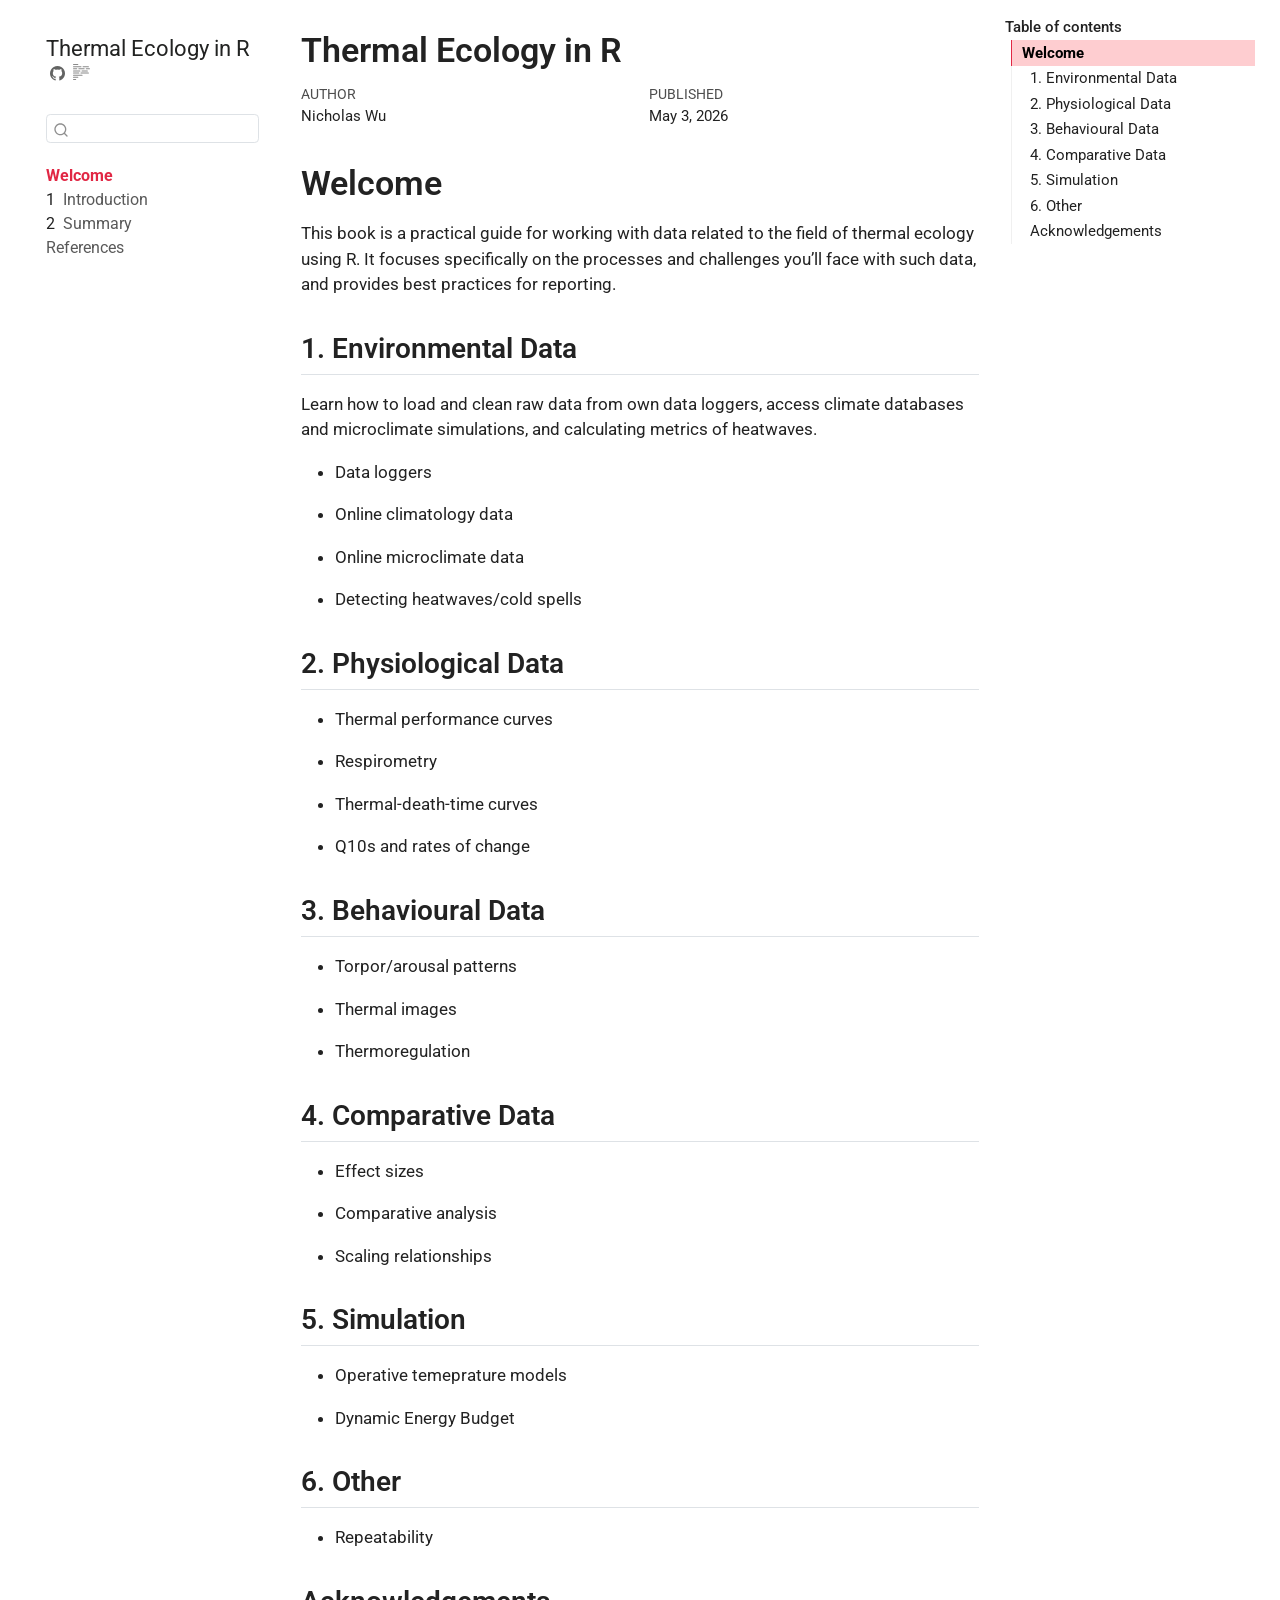
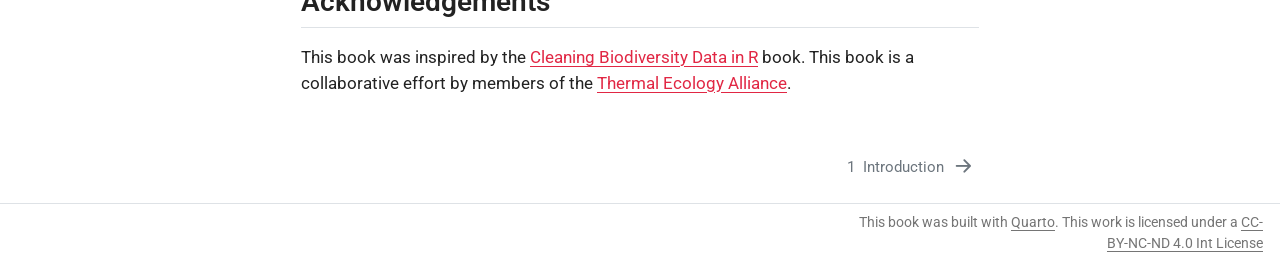
<file: _book/index.html>
<!DOCTYPE html>
<html xmlns="http://www.w3.org/1999/xhtml" lang="en" xml:lang="en"><head>

<meta charset="utf-8">
<meta name="generator" content="quarto-1.5.57">

<meta name="viewport" content="width=device-width, initial-scale=1.0, user-scalable=yes">

<meta name="author" content="Nicholas Wu">
<meta name="dcterms.date" content="2026-05-03">

<title>Thermal Ecology in R</title>
<style>
code{white-space: pre-wrap;}
span.smallcaps{font-variant: small-caps;}
div.columns{display: flex; gap: min(4vw, 1.5em);}
div.column{flex: auto; overflow-x: auto;}
div.hanging-indent{margin-left: 1.5em; text-indent: -1.5em;}
ul.task-list{list-style: none;}
ul.task-list li input[type="checkbox"] {
  width: 0.8em;
  margin: 0 0.8em 0.2em -1em; /* quarto-specific, see https://github.com/quarto-dev/quarto-cli/issues/4556 */ 
  vertical-align: middle;
}
</style>


<script src="site_libs/quarto-nav/quarto-nav.js"></script>
<script src="site_libs/quarto-nav/headroom.min.js"></script>
<script src="site_libs/clipboard/clipboard.min.js"></script>
<script src="site_libs/quarto-search/autocomplete.umd.js"></script>
<script src="site_libs/quarto-search/fuse.min.js"></script>
<script src="site_libs/quarto-search/quarto-search.js"></script>
<meta name="quarto:offset" content="./">
<link href="./intro.html" rel="next">
<script src="site_libs/quarto-html/quarto.js"></script>
<script src="site_libs/quarto-html/popper.min.js"></script>
<script src="site_libs/quarto-html/tippy.umd.min.js"></script>
<script src="site_libs/quarto-html/anchor.min.js"></script>
<link href="site_libs/quarto-html/tippy.css" rel="stylesheet">
<link href="site_libs/quarto-html/quarto-syntax-highlighting.css" rel="stylesheet" id="quarto-text-highlighting-styles">
<script src="site_libs/bootstrap/bootstrap.min.js"></script>
<link href="site_libs/bootstrap/bootstrap-icons.css" rel="stylesheet">
<link href="site_libs/bootstrap/bootstrap.min.css" rel="stylesheet" id="quarto-bootstrap" data-mode="light">
<script id="quarto-search-options" type="application/json">{
  "location": "sidebar",
  "copy-button": false,
  "collapse-after": 3,
  "panel-placement": "start",
  "type": "textbox",
  "limit": 50,
  "keyboard-shortcut": [
    "f",
    "/",
    "s"
  ],
  "show-item-context": false,
  "language": {
    "search-no-results-text": "No results",
    "search-matching-documents-text": "matching documents",
    "search-copy-link-title": "Copy link to search",
    "search-hide-matches-text": "Hide additional matches",
    "search-more-match-text": "more match in this document",
    "search-more-matches-text": "more matches in this document",
    "search-clear-button-title": "Clear",
    "search-text-placeholder": "",
    "search-detached-cancel-button-title": "Cancel",
    "search-submit-button-title": "Submit",
    "search-label": "Search"
  }
}</script>
<script src="https://cdn.usefathom.com/script.js" data-site="QDWZORBB" defer=""></script>


</head>

<body class="nav-sidebar floating">

<div id="quarto-search-results"></div>
  <header id="quarto-header" class="headroom fixed-top">
  <nav class="quarto-secondary-nav">
    <div class="container-fluid d-flex">
      <button type="button" class="quarto-btn-toggle btn" data-bs-toggle="collapse" role="button" data-bs-target=".quarto-sidebar-collapse-item" aria-controls="quarto-sidebar" aria-expanded="false" aria-label="Toggle sidebar navigation" onclick="if (window.quartoToggleHeadroom) { window.quartoToggleHeadroom(); }">
        <i class="bi bi-layout-text-sidebar-reverse"></i>
      </button>
        <nav class="quarto-page-breadcrumbs" aria-label="breadcrumb"><ol class="breadcrumb"><li class="breadcrumb-item"><a href="./index.html">Welcome</a></li></ol></nav>
        <a class="flex-grow-1" role="navigation" data-bs-toggle="collapse" data-bs-target=".quarto-sidebar-collapse-item" aria-controls="quarto-sidebar" aria-expanded="false" aria-label="Toggle sidebar navigation" onclick="if (window.quartoToggleHeadroom) { window.quartoToggleHeadroom(); }">      
        </a>
      <button type="button" class="btn quarto-search-button" aria-label="Search" onclick="window.quartoOpenSearch();">
        <i class="bi bi-search"></i>
      </button>
    </div>
  </nav>
</header>
<!-- content -->
<div id="quarto-content" class="quarto-container page-columns page-rows-contents page-layout-article">
<!-- sidebar -->
  <nav id="quarto-sidebar" class="sidebar collapse collapse-horizontal quarto-sidebar-collapse-item sidebar-navigation floating overflow-auto">
    <div class="pt-lg-2 mt-2 text-left sidebar-header">
    <div class="sidebar-title mb-0 py-0">
      <a href="./">Thermal Ecology in R</a> 
        <div class="sidebar-tools-main">
    <a href="https://github.com/nicholaswunz/thermal_ecology_R" title="Source Code" class="quarto-navigation-tool px-1" aria-label="Source Code"><i class="bi bi-github"></i></a>
  <a href="" class="quarto-reader-toggle quarto-navigation-tool px-1" onclick="window.quartoToggleReader(); return false;" title="Toggle reader mode">
  <div class="quarto-reader-toggle-btn">
  <i class="bi"></i>
  </div>
</a>
</div>
    </div>
      </div>
        <div class="mt-2 flex-shrink-0 align-items-center">
        <div class="sidebar-search">
        <div id="quarto-search" class="" title="Search"></div>
        </div>
        </div>
    <div class="sidebar-menu-container"> 
    <ul class="list-unstyled mt-1">
        <li class="sidebar-item">
  <div class="sidebar-item-container"> 
  <a href="./index.html" class="sidebar-item-text sidebar-link active">
 <span class="menu-text">Welcome</span></a>
  </div>
</li>
        <li class="sidebar-item">
  <div class="sidebar-item-container"> 
  <a href="./intro.html" class="sidebar-item-text sidebar-link">
 <span class="menu-text"><span class="chapter-number">1</span>&nbsp; <span class="chapter-title">Introduction</span></span></a>
  </div>
</li>
        <li class="sidebar-item">
  <div class="sidebar-item-container"> 
  <a href="./summary.html" class="sidebar-item-text sidebar-link">
 <span class="menu-text"><span class="chapter-number">2</span>&nbsp; <span class="chapter-title">Summary</span></span></a>
  </div>
</li>
        <li class="sidebar-item">
  <div class="sidebar-item-container"> 
  <a href="./references.html" class="sidebar-item-text sidebar-link">
 <span class="menu-text">References</span></a>
  </div>
</li>
    </ul>
    </div>
</nav>
<div id="quarto-sidebar-glass" class="quarto-sidebar-collapse-item" data-bs-toggle="collapse" data-bs-target=".quarto-sidebar-collapse-item"></div>
<!-- margin-sidebar -->
    <div id="quarto-margin-sidebar" class="sidebar margin-sidebar">
        <nav id="TOC" role="doc-toc" class="toc-active">
    <h2 id="toc-title">Table of contents</h2>
   
  <ul>
  <li><a href="#welcome" id="toc-welcome" class="nav-link active" data-scroll-target="#welcome">Welcome</a>
  <ul class="collapse">
  <li><a href="#environmental-data" id="toc-environmental-data" class="nav-link" data-scroll-target="#environmental-data">1. Environmental Data</a></li>
  <li><a href="#physiological-data" id="toc-physiological-data" class="nav-link" data-scroll-target="#physiological-data">2. Physiological Data</a></li>
  <li><a href="#behavioural-data" id="toc-behavioural-data" class="nav-link" data-scroll-target="#behavioural-data">3. Behavioural Data</a></li>
  <li><a href="#comparative-data" id="toc-comparative-data" class="nav-link" data-scroll-target="#comparative-data">4. Comparative Data</a></li>
  <li><a href="#simulation" id="toc-simulation" class="nav-link" data-scroll-target="#simulation">5. Simulation</a></li>
  <li><a href="#other" id="toc-other" class="nav-link" data-scroll-target="#other">6. Other</a></li>
  <li><a href="#acknowledgements" id="toc-acknowledgements" class="nav-link" data-scroll-target="#acknowledgements">Acknowledgements</a></li>
  </ul></li>
  </ul>
</nav>
    </div>
<!-- main -->
<main class="content" id="quarto-document-content">

<header id="title-block-header" class="quarto-title-block default">
<div class="quarto-title">
<h1 class="title">Thermal Ecology in R</h1>
</div>



<div class="quarto-title-meta">

    <div>
    <div class="quarto-title-meta-heading">Author</div>
    <div class="quarto-title-meta-contents">
             <p>Nicholas Wu </p>
          </div>
  </div>
    
    <div>
    <div class="quarto-title-meta-heading">Published</div>
    <div class="quarto-title-meta-contents">
      <p class="date">May 3, 2026</p>
    </div>
  </div>
  
    
  </div>
  


</header>


<section id="welcome" class="level1 unnumbered">
<h1 class="unnumbered">Welcome</h1>
<p>This book is a practical guide for working with data related to the field of thermal ecology using R. It focuses specifically on the processes and challenges you’ll face with such data, and provides best practices for reporting.</p>
<section id="environmental-data" class="level2">
<h2 class="anchored" data-anchor-id="environmental-data">1. Environmental Data</h2>
<p>Learn how to load and clean raw data from own data loggers, access climate databases and microclimate simulations, and calculating metrics of heatwaves.</p>
<ul>
<li><p>Data loggers</p></li>
<li><p>Online climatology data</p></li>
<li><p>Online microclimate data</p></li>
<li><p>Detecting heatwaves/cold spells</p></li>
</ul>
</section>
<section id="physiological-data" class="level2">
<h2 class="anchored" data-anchor-id="physiological-data">2. Physiological Data</h2>
<ul>
<li><p>Thermal performance curves</p></li>
<li><p>Respirometry</p></li>
<li><p>Thermal-death-time curves</p></li>
<li><p>Q10s and rates of change</p></li>
</ul>
</section>
<section id="behavioural-data" class="level2">
<h2 class="anchored" data-anchor-id="behavioural-data">3. Behavioural Data</h2>
<ul>
<li><p>Torpor/arousal patterns</p></li>
<li><p>Thermal images</p></li>
<li><p>Thermoregulation</p></li>
</ul>
</section>
<section id="comparative-data" class="level2">
<h2 class="anchored" data-anchor-id="comparative-data">4. Comparative Data</h2>
<ul>
<li><p>Effect sizes</p></li>
<li><p>Comparative analysis</p></li>
<li><p>Scaling relationships</p></li>
</ul>
</section>
<section id="simulation" class="level2">
<h2 class="anchored" data-anchor-id="simulation">5. Simulation</h2>
<ul>
<li><p>Operative temeprature models</p></li>
<li><p>Dynamic Energy Budget</p></li>
</ul>
</section>
<section id="other" class="level2">
<h2 class="anchored" data-anchor-id="other">6. Other</h2>
<ul>
<li>Repeatability</li>
</ul>
</section>
<section id="acknowledgements" class="level2">
<h2 class="anchored" data-anchor-id="acknowledgements">Acknowledgements</h2>
<p>This book was inspired by the <a href="https://cleaning-data-r.ala.org.au/">Cleaning Biodiversity Data in R</a> book. This book is a collaborative effort by members of the <a href="https://www.thermalecologyalliance.org/">Thermal Ecology Alliance</a>.</p>


</section>
</section>

</main> <!-- /main -->
<script id="quarto-html-after-body" type="application/javascript">
window.document.addEventListener("DOMContentLoaded", function (event) {
  const toggleBodyColorMode = (bsSheetEl) => {
    const mode = bsSheetEl.getAttribute("data-mode");
    const bodyEl = window.document.querySelector("body");
    if (mode === "dark") {
      bodyEl.classList.add("quarto-dark");
      bodyEl.classList.remove("quarto-light");
    } else {
      bodyEl.classList.add("quarto-light");
      bodyEl.classList.remove("quarto-dark");
    }
  }
  const toggleBodyColorPrimary = () => {
    const bsSheetEl = window.document.querySelector("link#quarto-bootstrap");
    if (bsSheetEl) {
      toggleBodyColorMode(bsSheetEl);
    }
  }
  toggleBodyColorPrimary();  
  const icon = "";
  const anchorJS = new window.AnchorJS();
  anchorJS.options = {
    placement: 'right',
    icon: icon
  };
  anchorJS.add('.anchored');
  const isCodeAnnotation = (el) => {
    for (const clz of el.classList) {
      if (clz.startsWith('code-annotation-')) {                     
        return true;
      }
    }
    return false;
  }
  const onCopySuccess = function(e) {
    // button target
    const button = e.trigger;
    // don't keep focus
    button.blur();
    // flash "checked"
    button.classList.add('code-copy-button-checked');
    var currentTitle = button.getAttribute("title");
    button.setAttribute("title", "Copied!");
    let tooltip;
    if (window.bootstrap) {
      button.setAttribute("data-bs-toggle", "tooltip");
      button.setAttribute("data-bs-placement", "left");
      button.setAttribute("data-bs-title", "Copied!");
      tooltip = new bootstrap.Tooltip(button, 
        { trigger: "manual", 
          customClass: "code-copy-button-tooltip",
          offset: [0, -8]});
      tooltip.show();    
    }
    setTimeout(function() {
      if (tooltip) {
        tooltip.hide();
        button.removeAttribute("data-bs-title");
        button.removeAttribute("data-bs-toggle");
        button.removeAttribute("data-bs-placement");
      }
      button.setAttribute("title", currentTitle);
      button.classList.remove('code-copy-button-checked');
    }, 1000);
    // clear code selection
    e.clearSelection();
  }
  const getTextToCopy = function(trigger) {
      const codeEl = trigger.previousElementSibling.cloneNode(true);
      for (const childEl of codeEl.children) {
        if (isCodeAnnotation(childEl)) {
          childEl.remove();
        }
      }
      return codeEl.innerText;
  }
  const clipboard = new window.ClipboardJS('.code-copy-button:not([data-in-quarto-modal])', {
    text: getTextToCopy
  });
  clipboard.on('success', onCopySuccess);
  if (window.document.getElementById('quarto-embedded-source-code-modal')) {
    // For code content inside modals, clipBoardJS needs to be initialized with a container option
    // TODO: Check when it could be a function (https://github.com/zenorocha/clipboard.js/issues/860)
    const clipboardModal = new window.ClipboardJS('.code-copy-button[data-in-quarto-modal]', {
      text: getTextToCopy,
      container: window.document.getElementById('quarto-embedded-source-code-modal')
    });
    clipboardModal.on('success', onCopySuccess);
  }
    var localhostRegex = new RegExp(/^(?:http|https):\/\/localhost\:?[0-9]*\//);
    var mailtoRegex = new RegExp(/^mailto:/);
      var filterRegex = new RegExp("https:\/\/nicholaswunz\.github\.io\/thermal_ecology_R\/");
    var isInternal = (href) => {
        return filterRegex.test(href) || localhostRegex.test(href) || mailtoRegex.test(href);
    }
    // Inspect non-navigation links and adorn them if external
 	var links = window.document.querySelectorAll('a[href]:not(.nav-link):not(.navbar-brand):not(.toc-action):not(.sidebar-link):not(.sidebar-item-toggle):not(.pagination-link):not(.no-external):not([aria-hidden]):not(.dropdown-item):not(.quarto-navigation-tool):not(.about-link)');
    for (var i=0; i<links.length; i++) {
      const link = links[i];
      if (!isInternal(link.href)) {
        // undo the damage that might have been done by quarto-nav.js in the case of
        // links that we want to consider external
        if (link.dataset.originalHref !== undefined) {
          link.href = link.dataset.originalHref;
        }
      }
    }
  function tippyHover(el, contentFn, onTriggerFn, onUntriggerFn) {
    const config = {
      allowHTML: true,
      maxWidth: 500,
      delay: 100,
      arrow: false,
      appendTo: function(el) {
          return el.parentElement;
      },
      interactive: true,
      interactiveBorder: 10,
      theme: 'quarto',
      placement: 'bottom-start',
    };
    if (contentFn) {
      config.content = contentFn;
    }
    if (onTriggerFn) {
      config.onTrigger = onTriggerFn;
    }
    if (onUntriggerFn) {
      config.onUntrigger = onUntriggerFn;
    }
    window.tippy(el, config); 
  }
  const noterefs = window.document.querySelectorAll('a[role="doc-noteref"]');
  for (var i=0; i<noterefs.length; i++) {
    const ref = noterefs[i];
    tippyHover(ref, function() {
      // use id or data attribute instead here
      let href = ref.getAttribute('data-footnote-href') || ref.getAttribute('href');
      try { href = new URL(href).hash; } catch {}
      const id = href.replace(/^#\/?/, "");
      const note = window.document.getElementById(id);
      if (note) {
        return note.innerHTML;
      } else {
        return "";
      }
    });
  }
  const xrefs = window.document.querySelectorAll('a.quarto-xref');
  const processXRef = (id, note) => {
    // Strip column container classes
    const stripColumnClz = (el) => {
      el.classList.remove("page-full", "page-columns");
      if (el.children) {
        for (const child of el.children) {
          stripColumnClz(child);
        }
      }
    }
    stripColumnClz(note)
    if (id === null || id.startsWith('sec-')) {
      // Special case sections, only their first couple elements
      const container = document.createElement("div");
      if (note.children && note.children.length > 2) {
        container.appendChild(note.children[0].cloneNode(true));
        for (let i = 1; i < note.children.length; i++) {
          const child = note.children[i];
          if (child.tagName === "P" && child.innerText === "") {
            continue;
          } else {
            container.appendChild(child.cloneNode(true));
            break;
          }
        }
        if (window.Quarto?.typesetMath) {
          window.Quarto.typesetMath(container);
        }
        return container.innerHTML
      } else {
        if (window.Quarto?.typesetMath) {
          window.Quarto.typesetMath(note);
        }
        return note.innerHTML;
      }
    } else {
      // Remove any anchor links if they are present
      const anchorLink = note.querySelector('a.anchorjs-link');
      if (anchorLink) {
        anchorLink.remove();
      }
      if (window.Quarto?.typesetMath) {
        window.Quarto.typesetMath(note);
      }
      // TODO in 1.5, we should make sure this works without a callout special case
      if (note.classList.contains("callout")) {
        return note.outerHTML;
      } else {
        return note.innerHTML;
      }
    }
  }
  for (var i=0; i<xrefs.length; i++) {
    const xref = xrefs[i];
    tippyHover(xref, undefined, function(instance) {
      instance.disable();
      let url = xref.getAttribute('href');
      let hash = undefined; 
      if (url.startsWith('#')) {
        hash = url;
      } else {
        try { hash = new URL(url).hash; } catch {}
      }
      if (hash) {
        const id = hash.replace(/^#\/?/, "");
        const note = window.document.getElementById(id);
        if (note !== null) {
          try {
            const html = processXRef(id, note.cloneNode(true));
            instance.setContent(html);
          } finally {
            instance.enable();
            instance.show();
          }
        } else {
          // See if we can fetch this
          fetch(url.split('#')[0])
          .then(res => res.text())
          .then(html => {
            const parser = new DOMParser();
            const htmlDoc = parser.parseFromString(html, "text/html");
            const note = htmlDoc.getElementById(id);
            if (note !== null) {
              const html = processXRef(id, note);
              instance.setContent(html);
            } 
          }).finally(() => {
            instance.enable();
            instance.show();
          });
        }
      } else {
        // See if we can fetch a full url (with no hash to target)
        // This is a special case and we should probably do some content thinning / targeting
        fetch(url)
        .then(res => res.text())
        .then(html => {
          const parser = new DOMParser();
          const htmlDoc = parser.parseFromString(html, "text/html");
          const note = htmlDoc.querySelector('main.content');
          if (note !== null) {
            // This should only happen for chapter cross references
            // (since there is no id in the URL)
            // remove the first header
            if (note.children.length > 0 && note.children[0].tagName === "HEADER") {
              note.children[0].remove();
            }
            const html = processXRef(null, note);
            instance.setContent(html);
          } 
        }).finally(() => {
          instance.enable();
          instance.show();
        });
      }
    }, function(instance) {
    });
  }
      let selectedAnnoteEl;
      const selectorForAnnotation = ( cell, annotation) => {
        let cellAttr = 'data-code-cell="' + cell + '"';
        let lineAttr = 'data-code-annotation="' +  annotation + '"';
        const selector = 'span[' + cellAttr + '][' + lineAttr + ']';
        return selector;
      }
      const selectCodeLines = (annoteEl) => {
        const doc = window.document;
        const targetCell = annoteEl.getAttribute("data-target-cell");
        const targetAnnotation = annoteEl.getAttribute("data-target-annotation");
        const annoteSpan = window.document.querySelector(selectorForAnnotation(targetCell, targetAnnotation));
        const lines = annoteSpan.getAttribute("data-code-lines").split(",");
        const lineIds = lines.map((line) => {
          return targetCell + "-" + line;
        })
        let top = null;
        let height = null;
        let parent = null;
        if (lineIds.length > 0) {
            //compute the position of the single el (top and bottom and make a div)
            const el = window.document.getElementById(lineIds[0]);
            top = el.offsetTop;
            height = el.offsetHeight;
            parent = el.parentElement.parentElement;
          if (lineIds.length > 1) {
            const lastEl = window.document.getElementById(lineIds[lineIds.length - 1]);
            const bottom = lastEl.offsetTop + lastEl.offsetHeight;
            height = bottom - top;
          }
          if (top !== null && height !== null && parent !== null) {
            // cook up a div (if necessary) and position it 
            let div = window.document.getElementById("code-annotation-line-highlight");
            if (div === null) {
              div = window.document.createElement("div");
              div.setAttribute("id", "code-annotation-line-highlight");
              div.style.position = 'absolute';
              parent.appendChild(div);
            }
            div.style.top = top - 2 + "px";
            div.style.height = height + 4 + "px";
            div.style.left = 0;
            let gutterDiv = window.document.getElementById("code-annotation-line-highlight-gutter");
            if (gutterDiv === null) {
              gutterDiv = window.document.createElement("div");
              gutterDiv.setAttribute("id", "code-annotation-line-highlight-gutter");
              gutterDiv.style.position = 'absolute';
              const codeCell = window.document.getElementById(targetCell);
              const gutter = codeCell.querySelector('.code-annotation-gutter');
              gutter.appendChild(gutterDiv);
            }
            gutterDiv.style.top = top - 2 + "px";
            gutterDiv.style.height = height + 4 + "px";
          }
          selectedAnnoteEl = annoteEl;
        }
      };
      const unselectCodeLines = () => {
        const elementsIds = ["code-annotation-line-highlight", "code-annotation-line-highlight-gutter"];
        elementsIds.forEach((elId) => {
          const div = window.document.getElementById(elId);
          if (div) {
            div.remove();
          }
        });
        selectedAnnoteEl = undefined;
      };
        // Handle positioning of the toggle
    window.addEventListener(
      "resize",
      throttle(() => {
        elRect = undefined;
        if (selectedAnnoteEl) {
          selectCodeLines(selectedAnnoteEl);
        }
      }, 10)
    );
    function throttle(fn, ms) {
    let throttle = false;
    let timer;
      return (...args) => {
        if(!throttle) { // first call gets through
            fn.apply(this, args);
            throttle = true;
        } else { // all the others get throttled
            if(timer) clearTimeout(timer); // cancel #2
            timer = setTimeout(() => {
              fn.apply(this, args);
              timer = throttle = false;
            }, ms);
        }
      };
    }
      // Attach click handler to the DT
      const annoteDls = window.document.querySelectorAll('dt[data-target-cell]');
      for (const annoteDlNode of annoteDls) {
        annoteDlNode.addEventListener('click', (event) => {
          const clickedEl = event.target;
          if (clickedEl !== selectedAnnoteEl) {
            unselectCodeLines();
            const activeEl = window.document.querySelector('dt[data-target-cell].code-annotation-active');
            if (activeEl) {
              activeEl.classList.remove('code-annotation-active');
            }
            selectCodeLines(clickedEl);
            clickedEl.classList.add('code-annotation-active');
          } else {
            // Unselect the line
            unselectCodeLines();
            clickedEl.classList.remove('code-annotation-active');
          }
        });
      }
  const findCites = (el) => {
    const parentEl = el.parentElement;
    if (parentEl) {
      const cites = parentEl.dataset.cites;
      if (cites) {
        return {
          el,
          cites: cites.split(' ')
        };
      } else {
        return findCites(el.parentElement)
      }
    } else {
      return undefined;
    }
  };
  var bibliorefs = window.document.querySelectorAll('a[role="doc-biblioref"]');
  for (var i=0; i<bibliorefs.length; i++) {
    const ref = bibliorefs[i];
    const citeInfo = findCites(ref);
    if (citeInfo) {
      tippyHover(citeInfo.el, function() {
        var popup = window.document.createElement('div');
        citeInfo.cites.forEach(function(cite) {
          var citeDiv = window.document.createElement('div');
          citeDiv.classList.add('hanging-indent');
          citeDiv.classList.add('csl-entry');
          var biblioDiv = window.document.getElementById('ref-' + cite);
          if (biblioDiv) {
            citeDiv.innerHTML = biblioDiv.innerHTML;
          }
          popup.appendChild(citeDiv);
        });
        return popup.innerHTML;
      });
    }
  }
});
</script>
<nav class="page-navigation">
  <div class="nav-page nav-page-previous">
  </div>
  <div class="nav-page nav-page-next">
      <a href="./intro.html" class="pagination-link" aria-label="Introduction">
        <span class="nav-page-text"><span class="chapter-number">1</span>&nbsp; <span class="chapter-title">Introduction</span></span> <i class="bi bi-arrow-right-short"></i>
      </a>
  </div>
</nav>
</div> <!-- /content -->
<footer class="footer">
  <div class="nav-footer">
    <div class="nav-footer-left">
      &nbsp;
    </div>   
    <div class="nav-footer-center">
      &nbsp;
    </div>
    <div class="nav-footer-right">
<p>This book was built with <a href="https://quarto.org/">Quarto</a>. This work is licensed under a <a href="https://creativecommons.org/licenses/by-nc-nd/4.0/">CC-BY-NC-ND 4.0 Int License</a></p>
</div>
  </div>
</footer>




</body></html>
</file>
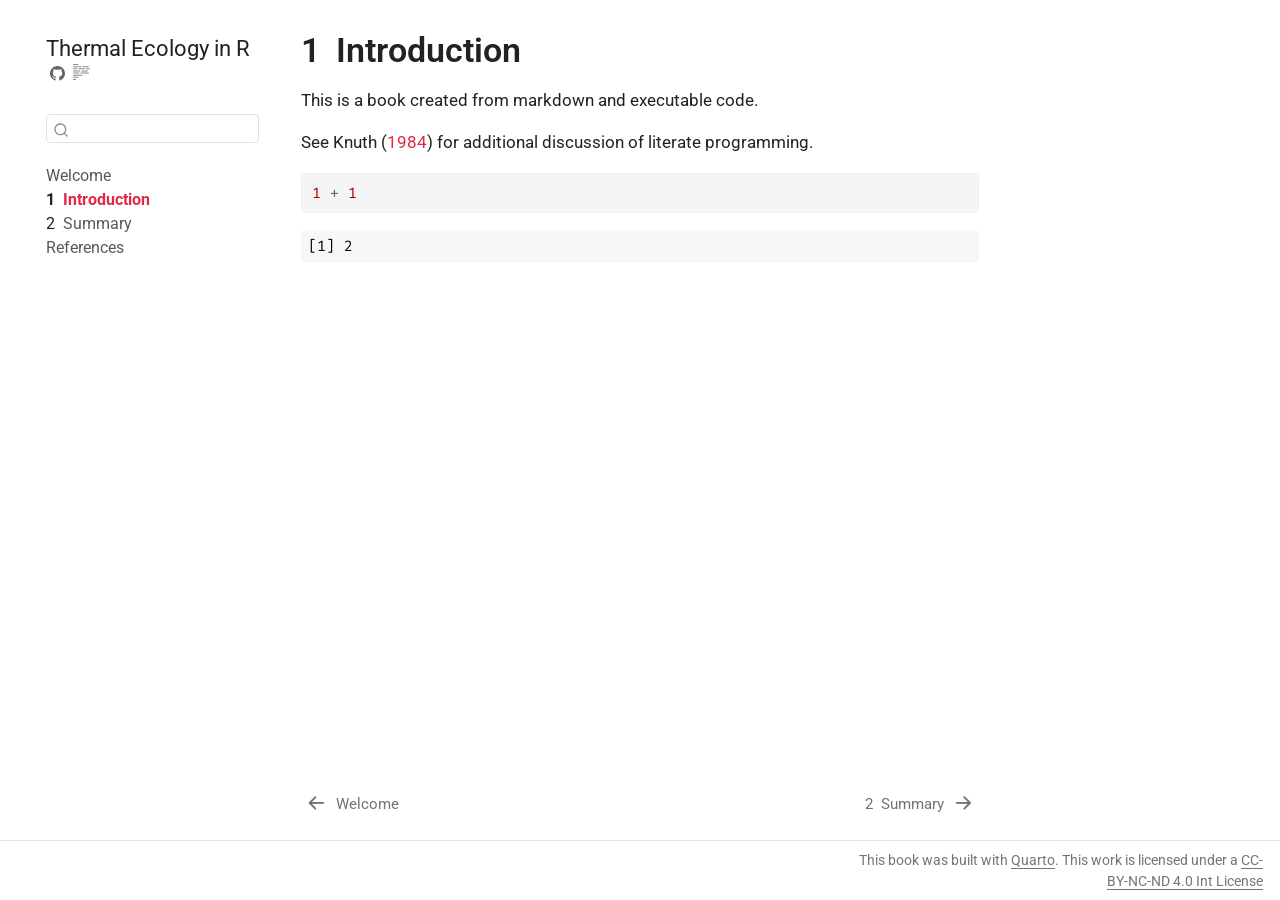
<file: _book/intro.html>
<!DOCTYPE html>
<html xmlns="http://www.w3.org/1999/xhtml" lang="en" xml:lang="en"><head>

<meta charset="utf-8">
<meta name="generator" content="quarto-1.5.57">

<meta name="viewport" content="width=device-width, initial-scale=1.0, user-scalable=yes">


<title>1&nbsp; Introduction – Thermal Ecology in R</title>
<style>
code{white-space: pre-wrap;}
span.smallcaps{font-variant: small-caps;}
div.columns{display: flex; gap: min(4vw, 1.5em);}
div.column{flex: auto; overflow-x: auto;}
div.hanging-indent{margin-left: 1.5em; text-indent: -1.5em;}
ul.task-list{list-style: none;}
ul.task-list li input[type="checkbox"] {
  width: 0.8em;
  margin: 0 0.8em 0.2em -1em; /* quarto-specific, see https://github.com/quarto-dev/quarto-cli/issues/4556 */ 
  vertical-align: middle;
}
/* CSS for syntax highlighting */
pre > code.sourceCode { white-space: pre; position: relative; }
pre > code.sourceCode > span { line-height: 1.25; }
pre > code.sourceCode > span:empty { height: 1.2em; }
.sourceCode { overflow: visible; }
code.sourceCode > span { color: inherit; text-decoration: inherit; }
div.sourceCode { margin: 1em 0; }
pre.sourceCode { margin: 0; }
@media screen {
div.sourceCode { overflow: auto; }
}
@media print {
pre > code.sourceCode { white-space: pre-wrap; }
pre > code.sourceCode > span { display: inline-block; text-indent: -5em; padding-left: 5em; }
}
pre.numberSource code
  { counter-reset: source-line 0; }
pre.numberSource code > span
  { position: relative; left: -4em; counter-increment: source-line; }
pre.numberSource code > span > a:first-child::before
  { content: counter(source-line);
    position: relative; left: -1em; text-align: right; vertical-align: baseline;
    border: none; display: inline-block;
    -webkit-touch-callout: none; -webkit-user-select: none;
    -khtml-user-select: none; -moz-user-select: none;
    -ms-user-select: none; user-select: none;
    padding: 0 4px; width: 4em;
  }
pre.numberSource { margin-left: 3em;  padding-left: 4px; }
div.sourceCode
  {   }
@media screen {
pre > code.sourceCode > span > a:first-child::before { text-decoration: underline; }
}
/* CSS for citations */
div.csl-bib-body { }
div.csl-entry {
  clear: both;
  margin-bottom: 0em;
}
.hanging-indent div.csl-entry {
  margin-left:2em;
  text-indent:-2em;
}
div.csl-left-margin {
  min-width:2em;
  float:left;
}
div.csl-right-inline {
  margin-left:2em;
  padding-left:1em;
}
div.csl-indent {
  margin-left: 2em;
}</style>


<script src="site_libs/quarto-nav/quarto-nav.js"></script>
<script src="site_libs/quarto-nav/headroom.min.js"></script>
<script src="site_libs/clipboard/clipboard.min.js"></script>
<script src="site_libs/quarto-search/autocomplete.umd.js"></script>
<script src="site_libs/quarto-search/fuse.min.js"></script>
<script src="site_libs/quarto-search/quarto-search.js"></script>
<meta name="quarto:offset" content="./">
<link href="./summary.html" rel="next">
<link href="./index.html" rel="prev">
<script src="site_libs/quarto-html/quarto.js"></script>
<script src="site_libs/quarto-html/popper.min.js"></script>
<script src="site_libs/quarto-html/tippy.umd.min.js"></script>
<script src="site_libs/quarto-html/anchor.min.js"></script>
<link href="site_libs/quarto-html/tippy.css" rel="stylesheet">
<link href="site_libs/quarto-html/quarto-syntax-highlighting.css" rel="stylesheet" id="quarto-text-highlighting-styles">
<script src="site_libs/bootstrap/bootstrap.min.js"></script>
<link href="site_libs/bootstrap/bootstrap-icons.css" rel="stylesheet">
<link href="site_libs/bootstrap/bootstrap.min.css" rel="stylesheet" id="quarto-bootstrap" data-mode="light">
<script id="quarto-search-options" type="application/json">{
  "location": "sidebar",
  "copy-button": false,
  "collapse-after": 3,
  "panel-placement": "start",
  "type": "textbox",
  "limit": 50,
  "keyboard-shortcut": [
    "f",
    "/",
    "s"
  ],
  "show-item-context": false,
  "language": {
    "search-no-results-text": "No results",
    "search-matching-documents-text": "matching documents",
    "search-copy-link-title": "Copy link to search",
    "search-hide-matches-text": "Hide additional matches",
    "search-more-match-text": "more match in this document",
    "search-more-matches-text": "more matches in this document",
    "search-clear-button-title": "Clear",
    "search-text-placeholder": "",
    "search-detached-cancel-button-title": "Cancel",
    "search-submit-button-title": "Submit",
    "search-label": "Search"
  }
}</script>
<script src="https://cdn.usefathom.com/script.js" data-site="QDWZORBB" defer=""></script>


</head>

<body class="nav-sidebar floating">

<div id="quarto-search-results"></div>
  <header id="quarto-header" class="headroom fixed-top">
  <nav class="quarto-secondary-nav">
    <div class="container-fluid d-flex">
      <button type="button" class="quarto-btn-toggle btn" data-bs-toggle="collapse" role="button" data-bs-target=".quarto-sidebar-collapse-item" aria-controls="quarto-sidebar" aria-expanded="false" aria-label="Toggle sidebar navigation" onclick="if (window.quartoToggleHeadroom) { window.quartoToggleHeadroom(); }">
        <i class="bi bi-layout-text-sidebar-reverse"></i>
      </button>
        <nav class="quarto-page-breadcrumbs" aria-label="breadcrumb"><ol class="breadcrumb"><li class="breadcrumb-item"><a href="./intro.html"><span class="chapter-number">1</span>&nbsp; <span class="chapter-title">Introduction</span></a></li></ol></nav>
        <a class="flex-grow-1" role="navigation" data-bs-toggle="collapse" data-bs-target=".quarto-sidebar-collapse-item" aria-controls="quarto-sidebar" aria-expanded="false" aria-label="Toggle sidebar navigation" onclick="if (window.quartoToggleHeadroom) { window.quartoToggleHeadroom(); }">      
        </a>
      <button type="button" class="btn quarto-search-button" aria-label="Search" onclick="window.quartoOpenSearch();">
        <i class="bi bi-search"></i>
      </button>
    </div>
  </nav>
</header>
<!-- content -->
<div id="quarto-content" class="quarto-container page-columns page-rows-contents page-layout-article">
<!-- sidebar -->
  <nav id="quarto-sidebar" class="sidebar collapse collapse-horizontal quarto-sidebar-collapse-item sidebar-navigation floating overflow-auto">
    <div class="pt-lg-2 mt-2 text-left sidebar-header">
    <div class="sidebar-title mb-0 py-0">
      <a href="./">Thermal Ecology in R</a> 
        <div class="sidebar-tools-main">
    <a href="https://github.com/nicholaswunz/thermal_ecology_R" title="Source Code" class="quarto-navigation-tool px-1" aria-label="Source Code"><i class="bi bi-github"></i></a>
  <a href="" class="quarto-reader-toggle quarto-navigation-tool px-1" onclick="window.quartoToggleReader(); return false;" title="Toggle reader mode">
  <div class="quarto-reader-toggle-btn">
  <i class="bi"></i>
  </div>
</a>
</div>
    </div>
      </div>
        <div class="mt-2 flex-shrink-0 align-items-center">
        <div class="sidebar-search">
        <div id="quarto-search" class="" title="Search"></div>
        </div>
        </div>
    <div class="sidebar-menu-container"> 
    <ul class="list-unstyled mt-1">
        <li class="sidebar-item">
  <div class="sidebar-item-container"> 
  <a href="./index.html" class="sidebar-item-text sidebar-link">
 <span class="menu-text">Welcome</span></a>
  </div>
</li>
        <li class="sidebar-item">
  <div class="sidebar-item-container"> 
  <a href="./intro.html" class="sidebar-item-text sidebar-link active">
 <span class="menu-text"><span class="chapter-number">1</span>&nbsp; <span class="chapter-title">Introduction</span></span></a>
  </div>
</li>
        <li class="sidebar-item">
  <div class="sidebar-item-container"> 
  <a href="./summary.html" class="sidebar-item-text sidebar-link">
 <span class="menu-text"><span class="chapter-number">2</span>&nbsp; <span class="chapter-title">Summary</span></span></a>
  </div>
</li>
        <li class="sidebar-item">
  <div class="sidebar-item-container"> 
  <a href="./references.html" class="sidebar-item-text sidebar-link">
 <span class="menu-text">References</span></a>
  </div>
</li>
    </ul>
    </div>
</nav>
<div id="quarto-sidebar-glass" class="quarto-sidebar-collapse-item" data-bs-toggle="collapse" data-bs-target=".quarto-sidebar-collapse-item"></div>
<!-- margin-sidebar -->
    <div id="quarto-margin-sidebar" class="sidebar margin-sidebar zindex-bottom">
        
    </div>
<!-- main -->
<main class="content" id="quarto-document-content">

<header id="title-block-header" class="quarto-title-block default">
<div class="quarto-title">
<h1 class="title"><span class="chapter-number">1</span>&nbsp; <span class="chapter-title">Introduction</span></h1>
</div>



<div class="quarto-title-meta">

    
  
    
  </div>
  


</header>


<p>This is a book created from markdown and executable code.</p>
<p>See <span class="citation" data-cites="knuth84">Knuth (<a href="references.html#ref-knuth84" role="doc-biblioref">1984</a>)</span> for additional discussion of literate programming.</p>
<div class="cell">
<div class="sourceCode cell-code" id="cb1"><pre class="sourceCode r code-with-copy"><code class="sourceCode r"><span id="cb1-1"><a href="#cb1-1" aria-hidden="true" tabindex="-1"></a><span class="dv">1</span> <span class="sc">+</span> <span class="dv">1</span></span></code><button title="Copy to Clipboard" class="code-copy-button"><i class="bi"></i></button></pre></div>
<div class="cell-output cell-output-stdout">
<pre><code>[1] 2</code></pre>
</div>
</div>


<div id="refs" class="references csl-bib-body hanging-indent" data-entry-spacing="0" role="list" style="display: none">
<div id="ref-knuth84" class="csl-entry" role="listitem">
Knuth, Donald E. 1984. <span>“Literate Programming.”</span> <em>Comput. J.</em> 27 (2): 97–111. <a href="https://doi.org/10.1093/comjnl/27.2.97">https://doi.org/10.1093/comjnl/27.2.97</a>.
</div>
</div>

</main> <!-- /main -->
<script id="quarto-html-after-body" type="application/javascript">
window.document.addEventListener("DOMContentLoaded", function (event) {
  const toggleBodyColorMode = (bsSheetEl) => {
    const mode = bsSheetEl.getAttribute("data-mode");
    const bodyEl = window.document.querySelector("body");
    if (mode === "dark") {
      bodyEl.classList.add("quarto-dark");
      bodyEl.classList.remove("quarto-light");
    } else {
      bodyEl.classList.add("quarto-light");
      bodyEl.classList.remove("quarto-dark");
    }
  }
  const toggleBodyColorPrimary = () => {
    const bsSheetEl = window.document.querySelector("link#quarto-bootstrap");
    if (bsSheetEl) {
      toggleBodyColorMode(bsSheetEl);
    }
  }
  toggleBodyColorPrimary();  
  const icon = "";
  const anchorJS = new window.AnchorJS();
  anchorJS.options = {
    placement: 'right',
    icon: icon
  };
  anchorJS.add('.anchored');
  const isCodeAnnotation = (el) => {
    for (const clz of el.classList) {
      if (clz.startsWith('code-annotation-')) {                     
        return true;
      }
    }
    return false;
  }
  const onCopySuccess = function(e) {
    // button target
    const button = e.trigger;
    // don't keep focus
    button.blur();
    // flash "checked"
    button.classList.add('code-copy-button-checked');
    var currentTitle = button.getAttribute("title");
    button.setAttribute("title", "Copied!");
    let tooltip;
    if (window.bootstrap) {
      button.setAttribute("data-bs-toggle", "tooltip");
      button.setAttribute("data-bs-placement", "left");
      button.setAttribute("data-bs-title", "Copied!");
      tooltip = new bootstrap.Tooltip(button, 
        { trigger: "manual", 
          customClass: "code-copy-button-tooltip",
          offset: [0, -8]});
      tooltip.show();    
    }
    setTimeout(function() {
      if (tooltip) {
        tooltip.hide();
        button.removeAttribute("data-bs-title");
        button.removeAttribute("data-bs-toggle");
        button.removeAttribute("data-bs-placement");
      }
      button.setAttribute("title", currentTitle);
      button.classList.remove('code-copy-button-checked');
    }, 1000);
    // clear code selection
    e.clearSelection();
  }
  const getTextToCopy = function(trigger) {
      const codeEl = trigger.previousElementSibling.cloneNode(true);
      for (const childEl of codeEl.children) {
        if (isCodeAnnotation(childEl)) {
          childEl.remove();
        }
      }
      return codeEl.innerText;
  }
  const clipboard = new window.ClipboardJS('.code-copy-button:not([data-in-quarto-modal])', {
    text: getTextToCopy
  });
  clipboard.on('success', onCopySuccess);
  if (window.document.getElementById('quarto-embedded-source-code-modal')) {
    // For code content inside modals, clipBoardJS needs to be initialized with a container option
    // TODO: Check when it could be a function (https://github.com/zenorocha/clipboard.js/issues/860)
    const clipboardModal = new window.ClipboardJS('.code-copy-button[data-in-quarto-modal]', {
      text: getTextToCopy,
      container: window.document.getElementById('quarto-embedded-source-code-modal')
    });
    clipboardModal.on('success', onCopySuccess);
  }
    var localhostRegex = new RegExp(/^(?:http|https):\/\/localhost\:?[0-9]*\//);
    var mailtoRegex = new RegExp(/^mailto:/);
      var filterRegex = new RegExp("https:\/\/nicholaswunz\.github\.io\/thermal_ecology_R\/");
    var isInternal = (href) => {
        return filterRegex.test(href) || localhostRegex.test(href) || mailtoRegex.test(href);
    }
    // Inspect non-navigation links and adorn them if external
 	var links = window.document.querySelectorAll('a[href]:not(.nav-link):not(.navbar-brand):not(.toc-action):not(.sidebar-link):not(.sidebar-item-toggle):not(.pagination-link):not(.no-external):not([aria-hidden]):not(.dropdown-item):not(.quarto-navigation-tool):not(.about-link)');
    for (var i=0; i<links.length; i++) {
      const link = links[i];
      if (!isInternal(link.href)) {
        // undo the damage that might have been done by quarto-nav.js in the case of
        // links that we want to consider external
        if (link.dataset.originalHref !== undefined) {
          link.href = link.dataset.originalHref;
        }
      }
    }
  function tippyHover(el, contentFn, onTriggerFn, onUntriggerFn) {
    const config = {
      allowHTML: true,
      maxWidth: 500,
      delay: 100,
      arrow: false,
      appendTo: function(el) {
          return el.parentElement;
      },
      interactive: true,
      interactiveBorder: 10,
      theme: 'quarto',
      placement: 'bottom-start',
    };
    if (contentFn) {
      config.content = contentFn;
    }
    if (onTriggerFn) {
      config.onTrigger = onTriggerFn;
    }
    if (onUntriggerFn) {
      config.onUntrigger = onUntriggerFn;
    }
    window.tippy(el, config); 
  }
  const noterefs = window.document.querySelectorAll('a[role="doc-noteref"]');
  for (var i=0; i<noterefs.length; i++) {
    const ref = noterefs[i];
    tippyHover(ref, function() {
      // use id or data attribute instead here
      let href = ref.getAttribute('data-footnote-href') || ref.getAttribute('href');
      try { href = new URL(href).hash; } catch {}
      const id = href.replace(/^#\/?/, "");
      const note = window.document.getElementById(id);
      if (note) {
        return note.innerHTML;
      } else {
        return "";
      }
    });
  }
  const xrefs = window.document.querySelectorAll('a.quarto-xref');
  const processXRef = (id, note) => {
    // Strip column container classes
    const stripColumnClz = (el) => {
      el.classList.remove("page-full", "page-columns");
      if (el.children) {
        for (const child of el.children) {
          stripColumnClz(child);
        }
      }
    }
    stripColumnClz(note)
    if (id === null || id.startsWith('sec-')) {
      // Special case sections, only their first couple elements
      const container = document.createElement("div");
      if (note.children && note.children.length > 2) {
        container.appendChild(note.children[0].cloneNode(true));
        for (let i = 1; i < note.children.length; i++) {
          const child = note.children[i];
          if (child.tagName === "P" && child.innerText === "") {
            continue;
          } else {
            container.appendChild(child.cloneNode(true));
            break;
          }
        }
        if (window.Quarto?.typesetMath) {
          window.Quarto.typesetMath(container);
        }
        return container.innerHTML
      } else {
        if (window.Quarto?.typesetMath) {
          window.Quarto.typesetMath(note);
        }
        return note.innerHTML;
      }
    } else {
      // Remove any anchor links if they are present
      const anchorLink = note.querySelector('a.anchorjs-link');
      if (anchorLink) {
        anchorLink.remove();
      }
      if (window.Quarto?.typesetMath) {
        window.Quarto.typesetMath(note);
      }
      // TODO in 1.5, we should make sure this works without a callout special case
      if (note.classList.contains("callout")) {
        return note.outerHTML;
      } else {
        return note.innerHTML;
      }
    }
  }
  for (var i=0; i<xrefs.length; i++) {
    const xref = xrefs[i];
    tippyHover(xref, undefined, function(instance) {
      instance.disable();
      let url = xref.getAttribute('href');
      let hash = undefined; 
      if (url.startsWith('#')) {
        hash = url;
      } else {
        try { hash = new URL(url).hash; } catch {}
      }
      if (hash) {
        const id = hash.replace(/^#\/?/, "");
        const note = window.document.getElementById(id);
        if (note !== null) {
          try {
            const html = processXRef(id, note.cloneNode(true));
            instance.setContent(html);
          } finally {
            instance.enable();
            instance.show();
          }
        } else {
          // See if we can fetch this
          fetch(url.split('#')[0])
          .then(res => res.text())
          .then(html => {
            const parser = new DOMParser();
            const htmlDoc = parser.parseFromString(html, "text/html");
            const note = htmlDoc.getElementById(id);
            if (note !== null) {
              const html = processXRef(id, note);
              instance.setContent(html);
            } 
          }).finally(() => {
            instance.enable();
            instance.show();
          });
        }
      } else {
        // See if we can fetch a full url (with no hash to target)
        // This is a special case and we should probably do some content thinning / targeting
        fetch(url)
        .then(res => res.text())
        .then(html => {
          const parser = new DOMParser();
          const htmlDoc = parser.parseFromString(html, "text/html");
          const note = htmlDoc.querySelector('main.content');
          if (note !== null) {
            // This should only happen for chapter cross references
            // (since there is no id in the URL)
            // remove the first header
            if (note.children.length > 0 && note.children[0].tagName === "HEADER") {
              note.children[0].remove();
            }
            const html = processXRef(null, note);
            instance.setContent(html);
          } 
        }).finally(() => {
          instance.enable();
          instance.show();
        });
      }
    }, function(instance) {
    });
  }
      let selectedAnnoteEl;
      const selectorForAnnotation = ( cell, annotation) => {
        let cellAttr = 'data-code-cell="' + cell + '"';
        let lineAttr = 'data-code-annotation="' +  annotation + '"';
        const selector = 'span[' + cellAttr + '][' + lineAttr + ']';
        return selector;
      }
      const selectCodeLines = (annoteEl) => {
        const doc = window.document;
        const targetCell = annoteEl.getAttribute("data-target-cell");
        const targetAnnotation = annoteEl.getAttribute("data-target-annotation");
        const annoteSpan = window.document.querySelector(selectorForAnnotation(targetCell, targetAnnotation));
        const lines = annoteSpan.getAttribute("data-code-lines").split(",");
        const lineIds = lines.map((line) => {
          return targetCell + "-" + line;
        })
        let top = null;
        let height = null;
        let parent = null;
        if (lineIds.length > 0) {
            //compute the position of the single el (top and bottom and make a div)
            const el = window.document.getElementById(lineIds[0]);
            top = el.offsetTop;
            height = el.offsetHeight;
            parent = el.parentElement.parentElement;
          if (lineIds.length > 1) {
            const lastEl = window.document.getElementById(lineIds[lineIds.length - 1]);
            const bottom = lastEl.offsetTop + lastEl.offsetHeight;
            height = bottom - top;
          }
          if (top !== null && height !== null && parent !== null) {
            // cook up a div (if necessary) and position it 
            let div = window.document.getElementById("code-annotation-line-highlight");
            if (div === null) {
              div = window.document.createElement("div");
              div.setAttribute("id", "code-annotation-line-highlight");
              div.style.position = 'absolute';
              parent.appendChild(div);
            }
            div.style.top = top - 2 + "px";
            div.style.height = height + 4 + "px";
            div.style.left = 0;
            let gutterDiv = window.document.getElementById("code-annotation-line-highlight-gutter");
            if (gutterDiv === null) {
              gutterDiv = window.document.createElement("div");
              gutterDiv.setAttribute("id", "code-annotation-line-highlight-gutter");
              gutterDiv.style.position = 'absolute';
              const codeCell = window.document.getElementById(targetCell);
              const gutter = codeCell.querySelector('.code-annotation-gutter');
              gutter.appendChild(gutterDiv);
            }
            gutterDiv.style.top = top - 2 + "px";
            gutterDiv.style.height = height + 4 + "px";
          }
          selectedAnnoteEl = annoteEl;
        }
      };
      const unselectCodeLines = () => {
        const elementsIds = ["code-annotation-line-highlight", "code-annotation-line-highlight-gutter"];
        elementsIds.forEach((elId) => {
          const div = window.document.getElementById(elId);
          if (div) {
            div.remove();
          }
        });
        selectedAnnoteEl = undefined;
      };
        // Handle positioning of the toggle
    window.addEventListener(
      "resize",
      throttle(() => {
        elRect = undefined;
        if (selectedAnnoteEl) {
          selectCodeLines(selectedAnnoteEl);
        }
      }, 10)
    );
    function throttle(fn, ms) {
    let throttle = false;
    let timer;
      return (...args) => {
        if(!throttle) { // first call gets through
            fn.apply(this, args);
            throttle = true;
        } else { // all the others get throttled
            if(timer) clearTimeout(timer); // cancel #2
            timer = setTimeout(() => {
              fn.apply(this, args);
              timer = throttle = false;
            }, ms);
        }
      };
    }
      // Attach click handler to the DT
      const annoteDls = window.document.querySelectorAll('dt[data-target-cell]');
      for (const annoteDlNode of annoteDls) {
        annoteDlNode.addEventListener('click', (event) => {
          const clickedEl = event.target;
          if (clickedEl !== selectedAnnoteEl) {
            unselectCodeLines();
            const activeEl = window.document.querySelector('dt[data-target-cell].code-annotation-active');
            if (activeEl) {
              activeEl.classList.remove('code-annotation-active');
            }
            selectCodeLines(clickedEl);
            clickedEl.classList.add('code-annotation-active');
          } else {
            // Unselect the line
            unselectCodeLines();
            clickedEl.classList.remove('code-annotation-active');
          }
        });
      }
  const findCites = (el) => {
    const parentEl = el.parentElement;
    if (parentEl) {
      const cites = parentEl.dataset.cites;
      if (cites) {
        return {
          el,
          cites: cites.split(' ')
        };
      } else {
        return findCites(el.parentElement)
      }
    } else {
      return undefined;
    }
  };
  var bibliorefs = window.document.querySelectorAll('a[role="doc-biblioref"]');
  for (var i=0; i<bibliorefs.length; i++) {
    const ref = bibliorefs[i];
    const citeInfo = findCites(ref);
    if (citeInfo) {
      tippyHover(citeInfo.el, function() {
        var popup = window.document.createElement('div');
        citeInfo.cites.forEach(function(cite) {
          var citeDiv = window.document.createElement('div');
          citeDiv.classList.add('hanging-indent');
          citeDiv.classList.add('csl-entry');
          var biblioDiv = window.document.getElementById('ref-' + cite);
          if (biblioDiv) {
            citeDiv.innerHTML = biblioDiv.innerHTML;
          }
          popup.appendChild(citeDiv);
        });
        return popup.innerHTML;
      });
    }
  }
});
</script>
<nav class="page-navigation">
  <div class="nav-page nav-page-previous">
      <a href="./index.html" class="pagination-link" aria-label="Welcome">
        <i class="bi bi-arrow-left-short"></i> <span class="nav-page-text">Welcome</span>
      </a>          
  </div>
  <div class="nav-page nav-page-next">
      <a href="./summary.html" class="pagination-link" aria-label="Summary">
        <span class="nav-page-text"><span class="chapter-number">2</span>&nbsp; <span class="chapter-title">Summary</span></span> <i class="bi bi-arrow-right-short"></i>
      </a>
  </div>
</nav>
</div> <!-- /content -->
<footer class="footer">
  <div class="nav-footer">
    <div class="nav-footer-left">
      &nbsp;
    </div>   
    <div class="nav-footer-center">
      &nbsp;
    </div>
    <div class="nav-footer-right">
<p>This book was built with <a href="https://quarto.org/">Quarto</a>. This work is licensed under a <a href="https://creativecommons.org/licenses/by-nc-nd/4.0/">CC-BY-NC-ND 4.0 Int License</a></p>
</div>
  </div>
</footer>




</body></html>
</file>
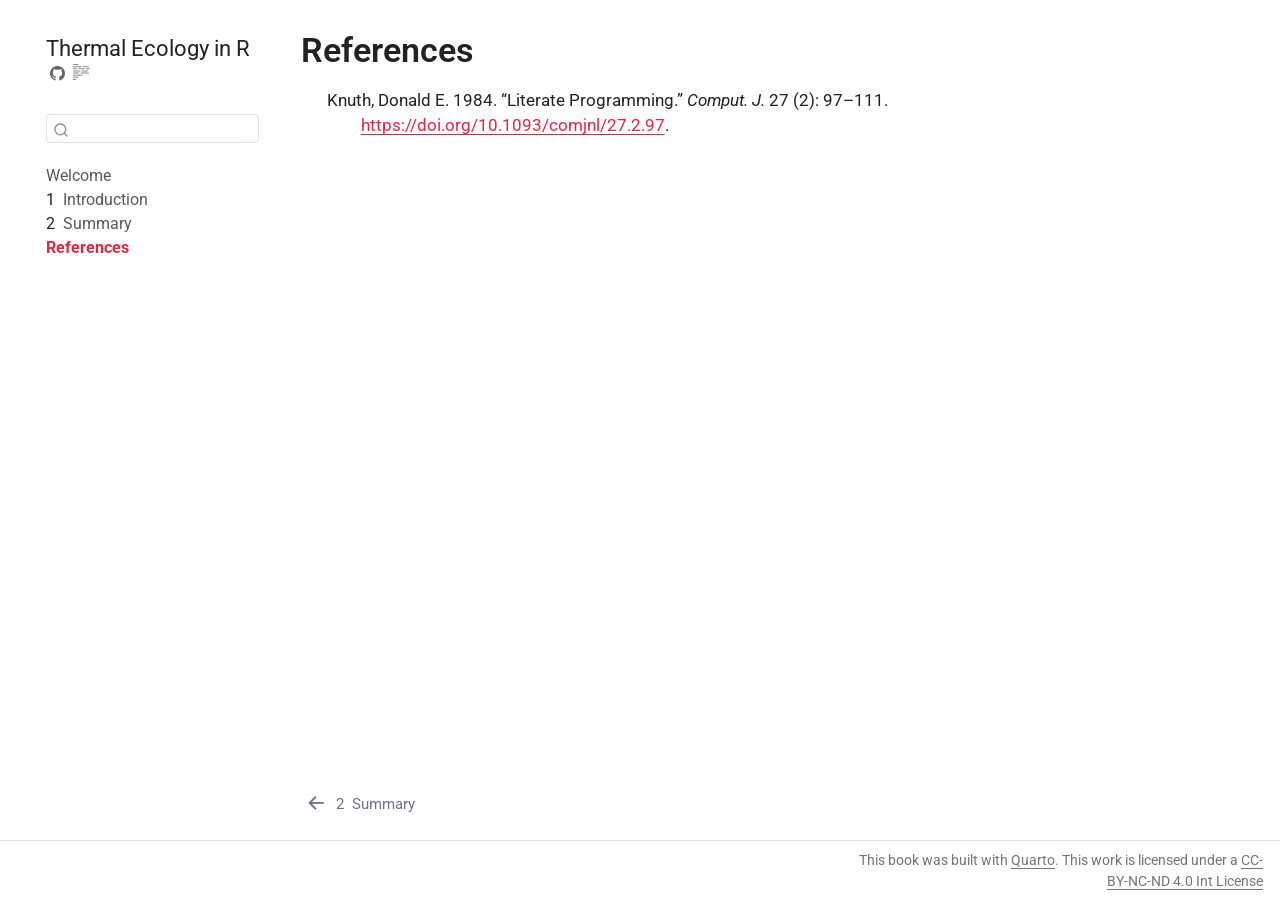
<file: _book/references.html>
<!DOCTYPE html>
<html xmlns="http://www.w3.org/1999/xhtml" lang="en" xml:lang="en"><head>

<meta charset="utf-8">
<meta name="generator" content="quarto-1.5.57">

<meta name="viewport" content="width=device-width, initial-scale=1.0, user-scalable=yes">


<title>References – Thermal Ecology in R</title>
<style>
code{white-space: pre-wrap;}
span.smallcaps{font-variant: small-caps;}
div.columns{display: flex; gap: min(4vw, 1.5em);}
div.column{flex: auto; overflow-x: auto;}
div.hanging-indent{margin-left: 1.5em; text-indent: -1.5em;}
ul.task-list{list-style: none;}
ul.task-list li input[type="checkbox"] {
  width: 0.8em;
  margin: 0 0.8em 0.2em -1em; /* quarto-specific, see https://github.com/quarto-dev/quarto-cli/issues/4556 */ 
  vertical-align: middle;
}
/* CSS for citations */
div.csl-bib-body { }
div.csl-entry {
  clear: both;
}
.hanging-indent div.csl-entry {
  margin-left:2em;
  text-indent:-2em;
}
div.csl-left-margin {
  min-width:2em;
  float:left;
}
div.csl-right-inline {
  margin-left:2em;
  padding-left:1em;
}
div.csl-indent {
  margin-left: 2em;
}</style>


<script src="site_libs/quarto-nav/quarto-nav.js"></script>
<script src="site_libs/quarto-nav/headroom.min.js"></script>
<script src="site_libs/clipboard/clipboard.min.js"></script>
<script src="site_libs/quarto-search/autocomplete.umd.js"></script>
<script src="site_libs/quarto-search/fuse.min.js"></script>
<script src="site_libs/quarto-search/quarto-search.js"></script>
<meta name="quarto:offset" content="./">
<link href="./summary.html" rel="prev">
<script src="site_libs/quarto-html/quarto.js"></script>
<script src="site_libs/quarto-html/popper.min.js"></script>
<script src="site_libs/quarto-html/tippy.umd.min.js"></script>
<script src="site_libs/quarto-html/anchor.min.js"></script>
<link href="site_libs/quarto-html/tippy.css" rel="stylesheet">
<link href="site_libs/quarto-html/quarto-syntax-highlighting.css" rel="stylesheet" id="quarto-text-highlighting-styles">
<script src="site_libs/bootstrap/bootstrap.min.js"></script>
<link href="site_libs/bootstrap/bootstrap-icons.css" rel="stylesheet">
<link href="site_libs/bootstrap/bootstrap.min.css" rel="stylesheet" id="quarto-bootstrap" data-mode="light">
<script id="quarto-search-options" type="application/json">{
  "location": "sidebar",
  "copy-button": false,
  "collapse-after": 3,
  "panel-placement": "start",
  "type": "textbox",
  "limit": 50,
  "keyboard-shortcut": [
    "f",
    "/",
    "s"
  ],
  "show-item-context": false,
  "language": {
    "search-no-results-text": "No results",
    "search-matching-documents-text": "matching documents",
    "search-copy-link-title": "Copy link to search",
    "search-hide-matches-text": "Hide additional matches",
    "search-more-match-text": "more match in this document",
    "search-more-matches-text": "more matches in this document",
    "search-clear-button-title": "Clear",
    "search-text-placeholder": "",
    "search-detached-cancel-button-title": "Cancel",
    "search-submit-button-title": "Submit",
    "search-label": "Search"
  }
}</script>
<script src="https://cdn.usefathom.com/script.js" data-site="QDWZORBB" defer=""></script>


</head>

<body class="nav-sidebar floating">

<div id="quarto-search-results"></div>
  <header id="quarto-header" class="headroom fixed-top">
  <nav class="quarto-secondary-nav">
    <div class="container-fluid d-flex">
      <button type="button" class="quarto-btn-toggle btn" data-bs-toggle="collapse" role="button" data-bs-target=".quarto-sidebar-collapse-item" aria-controls="quarto-sidebar" aria-expanded="false" aria-label="Toggle sidebar navigation" onclick="if (window.quartoToggleHeadroom) { window.quartoToggleHeadroom(); }">
        <i class="bi bi-layout-text-sidebar-reverse"></i>
      </button>
        <nav class="quarto-page-breadcrumbs" aria-label="breadcrumb"><ol class="breadcrumb"><li class="breadcrumb-item"><a href="./references.html">References</a></li></ol></nav>
        <a class="flex-grow-1" role="navigation" data-bs-toggle="collapse" data-bs-target=".quarto-sidebar-collapse-item" aria-controls="quarto-sidebar" aria-expanded="false" aria-label="Toggle sidebar navigation" onclick="if (window.quartoToggleHeadroom) { window.quartoToggleHeadroom(); }">      
        </a>
      <button type="button" class="btn quarto-search-button" aria-label="Search" onclick="window.quartoOpenSearch();">
        <i class="bi bi-search"></i>
      </button>
    </div>
  </nav>
</header>
<!-- content -->
<div id="quarto-content" class="quarto-container page-columns page-rows-contents page-layout-article">
<!-- sidebar -->
  <nav id="quarto-sidebar" class="sidebar collapse collapse-horizontal quarto-sidebar-collapse-item sidebar-navigation floating overflow-auto">
    <div class="pt-lg-2 mt-2 text-left sidebar-header">
    <div class="sidebar-title mb-0 py-0">
      <a href="./">Thermal Ecology in R</a> 
        <div class="sidebar-tools-main">
    <a href="https://github.com/nicholaswunz/thermal_ecology_R" title="Source Code" class="quarto-navigation-tool px-1" aria-label="Source Code"><i class="bi bi-github"></i></a>
  <a href="" class="quarto-reader-toggle quarto-navigation-tool px-1" onclick="window.quartoToggleReader(); return false;" title="Toggle reader mode">
  <div class="quarto-reader-toggle-btn">
  <i class="bi"></i>
  </div>
</a>
</div>
    </div>
      </div>
        <div class="mt-2 flex-shrink-0 align-items-center">
        <div class="sidebar-search">
        <div id="quarto-search" class="" title="Search"></div>
        </div>
        </div>
    <div class="sidebar-menu-container"> 
    <ul class="list-unstyled mt-1">
        <li class="sidebar-item">
  <div class="sidebar-item-container"> 
  <a href="./index.html" class="sidebar-item-text sidebar-link">
 <span class="menu-text">Welcome</span></a>
  </div>
</li>
        <li class="sidebar-item">
  <div class="sidebar-item-container"> 
  <a href="./intro.html" class="sidebar-item-text sidebar-link">
 <span class="menu-text"><span class="chapter-number">1</span>&nbsp; <span class="chapter-title">Introduction</span></span></a>
  </div>
</li>
        <li class="sidebar-item">
  <div class="sidebar-item-container"> 
  <a href="./summary.html" class="sidebar-item-text sidebar-link">
 <span class="menu-text"><span class="chapter-number">2</span>&nbsp; <span class="chapter-title">Summary</span></span></a>
  </div>
</li>
        <li class="sidebar-item">
  <div class="sidebar-item-container"> 
  <a href="./references.html" class="sidebar-item-text sidebar-link active">
 <span class="menu-text">References</span></a>
  </div>
</li>
    </ul>
    </div>
</nav>
<div id="quarto-sidebar-glass" class="quarto-sidebar-collapse-item" data-bs-toggle="collapse" data-bs-target=".quarto-sidebar-collapse-item"></div>
<!-- margin-sidebar -->
    <div id="quarto-margin-sidebar" class="sidebar margin-sidebar zindex-bottom">
        
    </div>
<!-- main -->
<main class="content" id="quarto-document-content">

<header id="title-block-header" class="quarto-title-block default">
<div class="quarto-title">
<h1 class="title">References</h1>
</div>



<div class="quarto-title-meta">

    
  
    
  </div>
  


</header>


<div id="refs" class="references csl-bib-body hanging-indent" data-entry-spacing="0" role="list">
<div id="ref-knuth84" class="csl-entry" role="listitem">
Knuth, Donald E. 1984. <span>“Literate Programming.”</span> <em>Comput.
J.</em> 27 (2): 97–111. <a href="https://doi.org/10.1093/comjnl/27.2.97">https://doi.org/10.1093/comjnl/27.2.97</a>.
</div>
</div>



</main> <!-- /main -->
<script id="quarto-html-after-body" type="application/javascript">
window.document.addEventListener("DOMContentLoaded", function (event) {
  const toggleBodyColorMode = (bsSheetEl) => {
    const mode = bsSheetEl.getAttribute("data-mode");
    const bodyEl = window.document.querySelector("body");
    if (mode === "dark") {
      bodyEl.classList.add("quarto-dark");
      bodyEl.classList.remove("quarto-light");
    } else {
      bodyEl.classList.add("quarto-light");
      bodyEl.classList.remove("quarto-dark");
    }
  }
  const toggleBodyColorPrimary = () => {
    const bsSheetEl = window.document.querySelector("link#quarto-bootstrap");
    if (bsSheetEl) {
      toggleBodyColorMode(bsSheetEl);
    }
  }
  toggleBodyColorPrimary();  
  const icon = "";
  const anchorJS = new window.AnchorJS();
  anchorJS.options = {
    placement: 'right',
    icon: icon
  };
  anchorJS.add('.anchored');
  const isCodeAnnotation = (el) => {
    for (const clz of el.classList) {
      if (clz.startsWith('code-annotation-')) {                     
        return true;
      }
    }
    return false;
  }
  const onCopySuccess = function(e) {
    // button target
    const button = e.trigger;
    // don't keep focus
    button.blur();
    // flash "checked"
    button.classList.add('code-copy-button-checked');
    var currentTitle = button.getAttribute("title");
    button.setAttribute("title", "Copied!");
    let tooltip;
    if (window.bootstrap) {
      button.setAttribute("data-bs-toggle", "tooltip");
      button.setAttribute("data-bs-placement", "left");
      button.setAttribute("data-bs-title", "Copied!");
      tooltip = new bootstrap.Tooltip(button, 
        { trigger: "manual", 
          customClass: "code-copy-button-tooltip",
          offset: [0, -8]});
      tooltip.show();    
    }
    setTimeout(function() {
      if (tooltip) {
        tooltip.hide();
        button.removeAttribute("data-bs-title");
        button.removeAttribute("data-bs-toggle");
        button.removeAttribute("data-bs-placement");
      }
      button.setAttribute("title", currentTitle);
      button.classList.remove('code-copy-button-checked');
    }, 1000);
    // clear code selection
    e.clearSelection();
  }
  const getTextToCopy = function(trigger) {
      const codeEl = trigger.previousElementSibling.cloneNode(true);
      for (const childEl of codeEl.children) {
        if (isCodeAnnotation(childEl)) {
          childEl.remove();
        }
      }
      return codeEl.innerText;
  }
  const clipboard = new window.ClipboardJS('.code-copy-button:not([data-in-quarto-modal])', {
    text: getTextToCopy
  });
  clipboard.on('success', onCopySuccess);
  if (window.document.getElementById('quarto-embedded-source-code-modal')) {
    // For code content inside modals, clipBoardJS needs to be initialized with a container option
    // TODO: Check when it could be a function (https://github.com/zenorocha/clipboard.js/issues/860)
    const clipboardModal = new window.ClipboardJS('.code-copy-button[data-in-quarto-modal]', {
      text: getTextToCopy,
      container: window.document.getElementById('quarto-embedded-source-code-modal')
    });
    clipboardModal.on('success', onCopySuccess);
  }
    var localhostRegex = new RegExp(/^(?:http|https):\/\/localhost\:?[0-9]*\//);
    var mailtoRegex = new RegExp(/^mailto:/);
      var filterRegex = new RegExp("https:\/\/nicholaswunz\.github\.io\/thermal_ecology_R\/");
    var isInternal = (href) => {
        return filterRegex.test(href) || localhostRegex.test(href) || mailtoRegex.test(href);
    }
    // Inspect non-navigation links and adorn them if external
 	var links = window.document.querySelectorAll('a[href]:not(.nav-link):not(.navbar-brand):not(.toc-action):not(.sidebar-link):not(.sidebar-item-toggle):not(.pagination-link):not(.no-external):not([aria-hidden]):not(.dropdown-item):not(.quarto-navigation-tool):not(.about-link)');
    for (var i=0; i<links.length; i++) {
      const link = links[i];
      if (!isInternal(link.href)) {
        // undo the damage that might have been done by quarto-nav.js in the case of
        // links that we want to consider external
        if (link.dataset.originalHref !== undefined) {
          link.href = link.dataset.originalHref;
        }
      }
    }
  function tippyHover(el, contentFn, onTriggerFn, onUntriggerFn) {
    const config = {
      allowHTML: true,
      maxWidth: 500,
      delay: 100,
      arrow: false,
      appendTo: function(el) {
          return el.parentElement;
      },
      interactive: true,
      interactiveBorder: 10,
      theme: 'quarto',
      placement: 'bottom-start',
    };
    if (contentFn) {
      config.content = contentFn;
    }
    if (onTriggerFn) {
      config.onTrigger = onTriggerFn;
    }
    if (onUntriggerFn) {
      config.onUntrigger = onUntriggerFn;
    }
    window.tippy(el, config); 
  }
  const noterefs = window.document.querySelectorAll('a[role="doc-noteref"]');
  for (var i=0; i<noterefs.length; i++) {
    const ref = noterefs[i];
    tippyHover(ref, function() {
      // use id or data attribute instead here
      let href = ref.getAttribute('data-footnote-href') || ref.getAttribute('href');
      try { href = new URL(href).hash; } catch {}
      const id = href.replace(/^#\/?/, "");
      const note = window.document.getElementById(id);
      if (note) {
        return note.innerHTML;
      } else {
        return "";
      }
    });
  }
  const xrefs = window.document.querySelectorAll('a.quarto-xref');
  const processXRef = (id, note) => {
    // Strip column container classes
    const stripColumnClz = (el) => {
      el.classList.remove("page-full", "page-columns");
      if (el.children) {
        for (const child of el.children) {
          stripColumnClz(child);
        }
      }
    }
    stripColumnClz(note)
    if (id === null || id.startsWith('sec-')) {
      // Special case sections, only their first couple elements
      const container = document.createElement("div");
      if (note.children && note.children.length > 2) {
        container.appendChild(note.children[0].cloneNode(true));
        for (let i = 1; i < note.children.length; i++) {
          const child = note.children[i];
          if (child.tagName === "P" && child.innerText === "") {
            continue;
          } else {
            container.appendChild(child.cloneNode(true));
            break;
          }
        }
        if (window.Quarto?.typesetMath) {
          window.Quarto.typesetMath(container);
        }
        return container.innerHTML
      } else {
        if (window.Quarto?.typesetMath) {
          window.Quarto.typesetMath(note);
        }
        return note.innerHTML;
      }
    } else {
      // Remove any anchor links if they are present
      const anchorLink = note.querySelector('a.anchorjs-link');
      if (anchorLink) {
        anchorLink.remove();
      }
      if (window.Quarto?.typesetMath) {
        window.Quarto.typesetMath(note);
      }
      // TODO in 1.5, we should make sure this works without a callout special case
      if (note.classList.contains("callout")) {
        return note.outerHTML;
      } else {
        return note.innerHTML;
      }
    }
  }
  for (var i=0; i<xrefs.length; i++) {
    const xref = xrefs[i];
    tippyHover(xref, undefined, function(instance) {
      instance.disable();
      let url = xref.getAttribute('href');
      let hash = undefined; 
      if (url.startsWith('#')) {
        hash = url;
      } else {
        try { hash = new URL(url).hash; } catch {}
      }
      if (hash) {
        const id = hash.replace(/^#\/?/, "");
        const note = window.document.getElementById(id);
        if (note !== null) {
          try {
            const html = processXRef(id, note.cloneNode(true));
            instance.setContent(html);
          } finally {
            instance.enable();
            instance.show();
          }
        } else {
          // See if we can fetch this
          fetch(url.split('#')[0])
          .then(res => res.text())
          .then(html => {
            const parser = new DOMParser();
            const htmlDoc = parser.parseFromString(html, "text/html");
            const note = htmlDoc.getElementById(id);
            if (note !== null) {
              const html = processXRef(id, note);
              instance.setContent(html);
            } 
          }).finally(() => {
            instance.enable();
            instance.show();
          });
        }
      } else {
        // See if we can fetch a full url (with no hash to target)
        // This is a special case and we should probably do some content thinning / targeting
        fetch(url)
        .then(res => res.text())
        .then(html => {
          const parser = new DOMParser();
          const htmlDoc = parser.parseFromString(html, "text/html");
          const note = htmlDoc.querySelector('main.content');
          if (note !== null) {
            // This should only happen for chapter cross references
            // (since there is no id in the URL)
            // remove the first header
            if (note.children.length > 0 && note.children[0].tagName === "HEADER") {
              note.children[0].remove();
            }
            const html = processXRef(null, note);
            instance.setContent(html);
          } 
        }).finally(() => {
          instance.enable();
          instance.show();
        });
      }
    }, function(instance) {
    });
  }
      let selectedAnnoteEl;
      const selectorForAnnotation = ( cell, annotation) => {
        let cellAttr = 'data-code-cell="' + cell + '"';
        let lineAttr = 'data-code-annotation="' +  annotation + '"';
        const selector = 'span[' + cellAttr + '][' + lineAttr + ']';
        return selector;
      }
      const selectCodeLines = (annoteEl) => {
        const doc = window.document;
        const targetCell = annoteEl.getAttribute("data-target-cell");
        const targetAnnotation = annoteEl.getAttribute("data-target-annotation");
        const annoteSpan = window.document.querySelector(selectorForAnnotation(targetCell, targetAnnotation));
        const lines = annoteSpan.getAttribute("data-code-lines").split(",");
        const lineIds = lines.map((line) => {
          return targetCell + "-" + line;
        })
        let top = null;
        let height = null;
        let parent = null;
        if (lineIds.length > 0) {
            //compute the position of the single el (top and bottom and make a div)
            const el = window.document.getElementById(lineIds[0]);
            top = el.offsetTop;
            height = el.offsetHeight;
            parent = el.parentElement.parentElement;
          if (lineIds.length > 1) {
            const lastEl = window.document.getElementById(lineIds[lineIds.length - 1]);
            const bottom = lastEl.offsetTop + lastEl.offsetHeight;
            height = bottom - top;
          }
          if (top !== null && height !== null && parent !== null) {
            // cook up a div (if necessary) and position it 
            let div = window.document.getElementById("code-annotation-line-highlight");
            if (div === null) {
              div = window.document.createElement("div");
              div.setAttribute("id", "code-annotation-line-highlight");
              div.style.position = 'absolute';
              parent.appendChild(div);
            }
            div.style.top = top - 2 + "px";
            div.style.height = height + 4 + "px";
            div.style.left = 0;
            let gutterDiv = window.document.getElementById("code-annotation-line-highlight-gutter");
            if (gutterDiv === null) {
              gutterDiv = window.document.createElement("div");
              gutterDiv.setAttribute("id", "code-annotation-line-highlight-gutter");
              gutterDiv.style.position = 'absolute';
              const codeCell = window.document.getElementById(targetCell);
              const gutter = codeCell.querySelector('.code-annotation-gutter');
              gutter.appendChild(gutterDiv);
            }
            gutterDiv.style.top = top - 2 + "px";
            gutterDiv.style.height = height + 4 + "px";
          }
          selectedAnnoteEl = annoteEl;
        }
      };
      const unselectCodeLines = () => {
        const elementsIds = ["code-annotation-line-highlight", "code-annotation-line-highlight-gutter"];
        elementsIds.forEach((elId) => {
          const div = window.document.getElementById(elId);
          if (div) {
            div.remove();
          }
        });
        selectedAnnoteEl = undefined;
      };
        // Handle positioning of the toggle
    window.addEventListener(
      "resize",
      throttle(() => {
        elRect = undefined;
        if (selectedAnnoteEl) {
          selectCodeLines(selectedAnnoteEl);
        }
      }, 10)
    );
    function throttle(fn, ms) {
    let throttle = false;
    let timer;
      return (...args) => {
        if(!throttle) { // first call gets through
            fn.apply(this, args);
            throttle = true;
        } else { // all the others get throttled
            if(timer) clearTimeout(timer); // cancel #2
            timer = setTimeout(() => {
              fn.apply(this, args);
              timer = throttle = false;
            }, ms);
        }
      };
    }
      // Attach click handler to the DT
      const annoteDls = window.document.querySelectorAll('dt[data-target-cell]');
      for (const annoteDlNode of annoteDls) {
        annoteDlNode.addEventListener('click', (event) => {
          const clickedEl = event.target;
          if (clickedEl !== selectedAnnoteEl) {
            unselectCodeLines();
            const activeEl = window.document.querySelector('dt[data-target-cell].code-annotation-active');
            if (activeEl) {
              activeEl.classList.remove('code-annotation-active');
            }
            selectCodeLines(clickedEl);
            clickedEl.classList.add('code-annotation-active');
          } else {
            // Unselect the line
            unselectCodeLines();
            clickedEl.classList.remove('code-annotation-active');
          }
        });
      }
  const findCites = (el) => {
    const parentEl = el.parentElement;
    if (parentEl) {
      const cites = parentEl.dataset.cites;
      if (cites) {
        return {
          el,
          cites: cites.split(' ')
        };
      } else {
        return findCites(el.parentElement)
      }
    } else {
      return undefined;
    }
  };
  var bibliorefs = window.document.querySelectorAll('a[role="doc-biblioref"]');
  for (var i=0; i<bibliorefs.length; i++) {
    const ref = bibliorefs[i];
    const citeInfo = findCites(ref);
    if (citeInfo) {
      tippyHover(citeInfo.el, function() {
        var popup = window.document.createElement('div');
        citeInfo.cites.forEach(function(cite) {
          var citeDiv = window.document.createElement('div');
          citeDiv.classList.add('hanging-indent');
          citeDiv.classList.add('csl-entry');
          var biblioDiv = window.document.getElementById('ref-' + cite);
          if (biblioDiv) {
            citeDiv.innerHTML = biblioDiv.innerHTML;
          }
          popup.appendChild(citeDiv);
        });
        return popup.innerHTML;
      });
    }
  }
});
</script>
<nav class="page-navigation">
  <div class="nav-page nav-page-previous">
      <a href="./summary.html" class="pagination-link" aria-label="Summary">
        <i class="bi bi-arrow-left-short"></i> <span class="nav-page-text"><span class="chapter-number">2</span>&nbsp; <span class="chapter-title">Summary</span></span>
      </a>          
  </div>
  <div class="nav-page nav-page-next">
  </div>
</nav>
</div> <!-- /content -->
<footer class="footer">
  <div class="nav-footer">
    <div class="nav-footer-left">
      &nbsp;
    </div>   
    <div class="nav-footer-center">
      &nbsp;
    </div>
    <div class="nav-footer-right">
<p>This book was built with <a href="https://quarto.org/">Quarto</a>. This work is licensed under a <a href="https://creativecommons.org/licenses/by-nc-nd/4.0/">CC-BY-NC-ND 4.0 Int License</a></p>
</div>
  </div>
</footer>




</body></html>
</file>
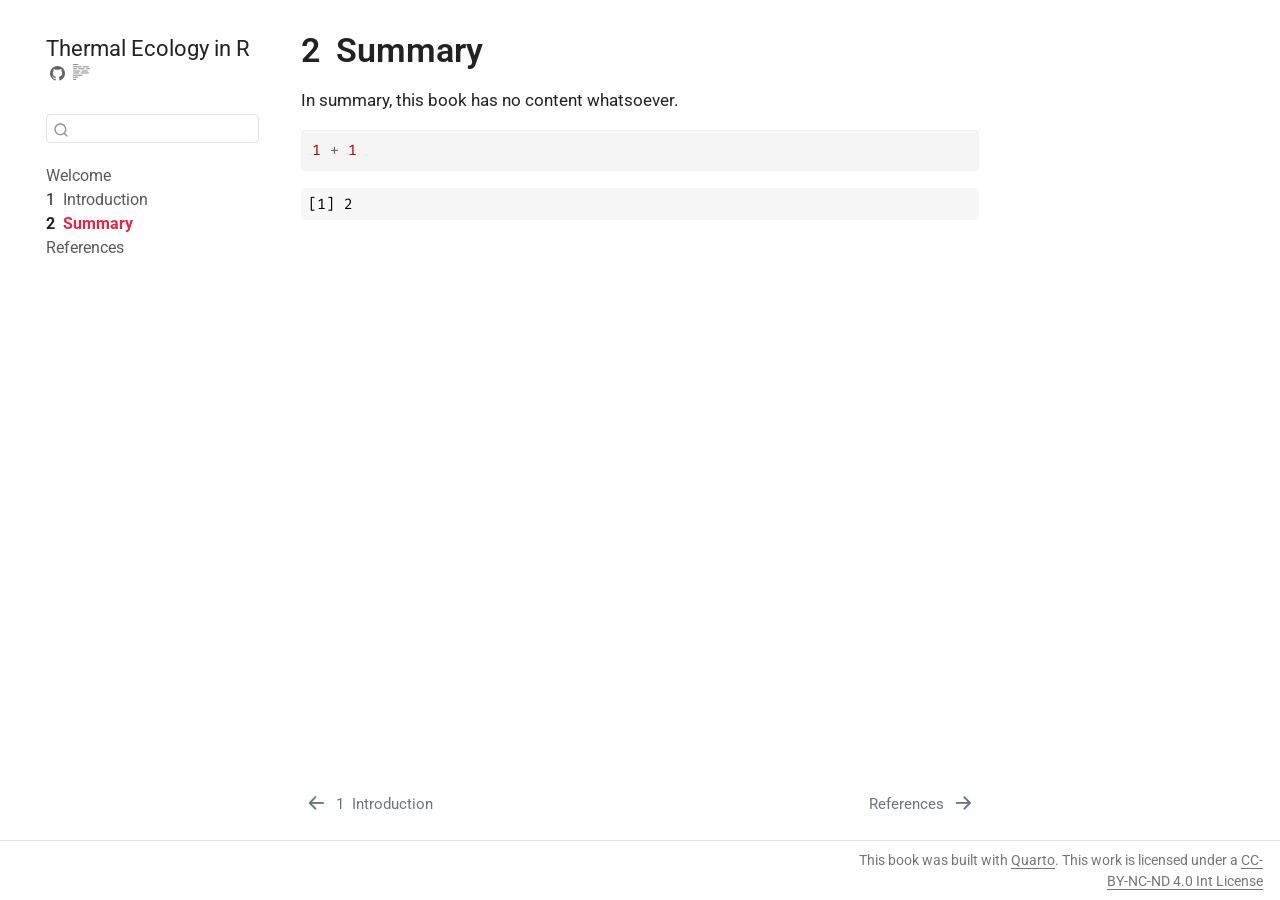
<file: _book/summary.html>
<!DOCTYPE html>
<html xmlns="http://www.w3.org/1999/xhtml" lang="en" xml:lang="en"><head>

<meta charset="utf-8">
<meta name="generator" content="quarto-1.5.57">

<meta name="viewport" content="width=device-width, initial-scale=1.0, user-scalable=yes">


<title>2&nbsp; Summary – Thermal Ecology in R</title>
<style>
code{white-space: pre-wrap;}
span.smallcaps{font-variant: small-caps;}
div.columns{display: flex; gap: min(4vw, 1.5em);}
div.column{flex: auto; overflow-x: auto;}
div.hanging-indent{margin-left: 1.5em; text-indent: -1.5em;}
ul.task-list{list-style: none;}
ul.task-list li input[type="checkbox"] {
  width: 0.8em;
  margin: 0 0.8em 0.2em -1em; /* quarto-specific, see https://github.com/quarto-dev/quarto-cli/issues/4556 */ 
  vertical-align: middle;
}
/* CSS for syntax highlighting */
pre > code.sourceCode { white-space: pre; position: relative; }
pre > code.sourceCode > span { line-height: 1.25; }
pre > code.sourceCode > span:empty { height: 1.2em; }
.sourceCode { overflow: visible; }
code.sourceCode > span { color: inherit; text-decoration: inherit; }
div.sourceCode { margin: 1em 0; }
pre.sourceCode { margin: 0; }
@media screen {
div.sourceCode { overflow: auto; }
}
@media print {
pre > code.sourceCode { white-space: pre-wrap; }
pre > code.sourceCode > span { display: inline-block; text-indent: -5em; padding-left: 5em; }
}
pre.numberSource code
  { counter-reset: source-line 0; }
pre.numberSource code > span
  { position: relative; left: -4em; counter-increment: source-line; }
pre.numberSource code > span > a:first-child::before
  { content: counter(source-line);
    position: relative; left: -1em; text-align: right; vertical-align: baseline;
    border: none; display: inline-block;
    -webkit-touch-callout: none; -webkit-user-select: none;
    -khtml-user-select: none; -moz-user-select: none;
    -ms-user-select: none; user-select: none;
    padding: 0 4px; width: 4em;
  }
pre.numberSource { margin-left: 3em;  padding-left: 4px; }
div.sourceCode
  {   }
@media screen {
pre > code.sourceCode > span > a:first-child::before { text-decoration: underline; }
}
</style>


<script src="site_libs/quarto-nav/quarto-nav.js"></script>
<script src="site_libs/quarto-nav/headroom.min.js"></script>
<script src="site_libs/clipboard/clipboard.min.js"></script>
<script src="site_libs/quarto-search/autocomplete.umd.js"></script>
<script src="site_libs/quarto-search/fuse.min.js"></script>
<script src="site_libs/quarto-search/quarto-search.js"></script>
<meta name="quarto:offset" content="./">
<link href="./references.html" rel="next">
<link href="./intro.html" rel="prev">
<script src="site_libs/quarto-html/quarto.js"></script>
<script src="site_libs/quarto-html/popper.min.js"></script>
<script src="site_libs/quarto-html/tippy.umd.min.js"></script>
<script src="site_libs/quarto-html/anchor.min.js"></script>
<link href="site_libs/quarto-html/tippy.css" rel="stylesheet">
<link href="site_libs/quarto-html/quarto-syntax-highlighting.css" rel="stylesheet" id="quarto-text-highlighting-styles">
<script src="site_libs/bootstrap/bootstrap.min.js"></script>
<link href="site_libs/bootstrap/bootstrap-icons.css" rel="stylesheet">
<link href="site_libs/bootstrap/bootstrap.min.css" rel="stylesheet" id="quarto-bootstrap" data-mode="light">
<script id="quarto-search-options" type="application/json">{
  "location": "sidebar",
  "copy-button": false,
  "collapse-after": 3,
  "panel-placement": "start",
  "type": "textbox",
  "limit": 50,
  "keyboard-shortcut": [
    "f",
    "/",
    "s"
  ],
  "show-item-context": false,
  "language": {
    "search-no-results-text": "No results",
    "search-matching-documents-text": "matching documents",
    "search-copy-link-title": "Copy link to search",
    "search-hide-matches-text": "Hide additional matches",
    "search-more-match-text": "more match in this document",
    "search-more-matches-text": "more matches in this document",
    "search-clear-button-title": "Clear",
    "search-text-placeholder": "",
    "search-detached-cancel-button-title": "Cancel",
    "search-submit-button-title": "Submit",
    "search-label": "Search"
  }
}</script>
<script src="https://cdn.usefathom.com/script.js" data-site="QDWZORBB" defer=""></script>


</head>

<body class="nav-sidebar floating">

<div id="quarto-search-results"></div>
  <header id="quarto-header" class="headroom fixed-top">
  <nav class="quarto-secondary-nav">
    <div class="container-fluid d-flex">
      <button type="button" class="quarto-btn-toggle btn" data-bs-toggle="collapse" role="button" data-bs-target=".quarto-sidebar-collapse-item" aria-controls="quarto-sidebar" aria-expanded="false" aria-label="Toggle sidebar navigation" onclick="if (window.quartoToggleHeadroom) { window.quartoToggleHeadroom(); }">
        <i class="bi bi-layout-text-sidebar-reverse"></i>
      </button>
        <nav class="quarto-page-breadcrumbs" aria-label="breadcrumb"><ol class="breadcrumb"><li class="breadcrumb-item"><a href="./summary.html"><span class="chapter-number">2</span>&nbsp; <span class="chapter-title">Summary</span></a></li></ol></nav>
        <a class="flex-grow-1" role="navigation" data-bs-toggle="collapse" data-bs-target=".quarto-sidebar-collapse-item" aria-controls="quarto-sidebar" aria-expanded="false" aria-label="Toggle sidebar navigation" onclick="if (window.quartoToggleHeadroom) { window.quartoToggleHeadroom(); }">      
        </a>
      <button type="button" class="btn quarto-search-button" aria-label="Search" onclick="window.quartoOpenSearch();">
        <i class="bi bi-search"></i>
      </button>
    </div>
  </nav>
</header>
<!-- content -->
<div id="quarto-content" class="quarto-container page-columns page-rows-contents page-layout-article">
<!-- sidebar -->
  <nav id="quarto-sidebar" class="sidebar collapse collapse-horizontal quarto-sidebar-collapse-item sidebar-navigation floating overflow-auto">
    <div class="pt-lg-2 mt-2 text-left sidebar-header">
    <div class="sidebar-title mb-0 py-0">
      <a href="./">Thermal Ecology in R</a> 
        <div class="sidebar-tools-main">
    <a href="https://github.com/nicholaswunz/thermal_ecology_R" title="Source Code" class="quarto-navigation-tool px-1" aria-label="Source Code"><i class="bi bi-github"></i></a>
  <a href="" class="quarto-reader-toggle quarto-navigation-tool px-1" onclick="window.quartoToggleReader(); return false;" title="Toggle reader mode">
  <div class="quarto-reader-toggle-btn">
  <i class="bi"></i>
  </div>
</a>
</div>
    </div>
      </div>
        <div class="mt-2 flex-shrink-0 align-items-center">
        <div class="sidebar-search">
        <div id="quarto-search" class="" title="Search"></div>
        </div>
        </div>
    <div class="sidebar-menu-container"> 
    <ul class="list-unstyled mt-1">
        <li class="sidebar-item">
  <div class="sidebar-item-container"> 
  <a href="./index.html" class="sidebar-item-text sidebar-link">
 <span class="menu-text">Welcome</span></a>
  </div>
</li>
        <li class="sidebar-item">
  <div class="sidebar-item-container"> 
  <a href="./intro.html" class="sidebar-item-text sidebar-link">
 <span class="menu-text"><span class="chapter-number">1</span>&nbsp; <span class="chapter-title">Introduction</span></span></a>
  </div>
</li>
        <li class="sidebar-item">
  <div class="sidebar-item-container"> 
  <a href="./summary.html" class="sidebar-item-text sidebar-link active">
 <span class="menu-text"><span class="chapter-number">2</span>&nbsp; <span class="chapter-title">Summary</span></span></a>
  </div>
</li>
        <li class="sidebar-item">
  <div class="sidebar-item-container"> 
  <a href="./references.html" class="sidebar-item-text sidebar-link">
 <span class="menu-text">References</span></a>
  </div>
</li>
    </ul>
    </div>
</nav>
<div id="quarto-sidebar-glass" class="quarto-sidebar-collapse-item" data-bs-toggle="collapse" data-bs-target=".quarto-sidebar-collapse-item"></div>
<!-- margin-sidebar -->
    <div id="quarto-margin-sidebar" class="sidebar margin-sidebar zindex-bottom">
        
    </div>
<!-- main -->
<main class="content" id="quarto-document-content">

<header id="title-block-header" class="quarto-title-block default">
<div class="quarto-title">
<h1 class="title"><span class="chapter-number">2</span>&nbsp; <span class="chapter-title">Summary</span></h1>
</div>



<div class="quarto-title-meta">

    
  
    
  </div>
  


</header>


<p>In summary, this book has no content whatsoever.</p>
<div class="cell">
<div class="sourceCode cell-code" id="cb1"><pre class="sourceCode r code-with-copy"><code class="sourceCode r"><span id="cb1-1"><a href="#cb1-1" aria-hidden="true" tabindex="-1"></a><span class="dv">1</span> <span class="sc">+</span> <span class="dv">1</span></span></code><button title="Copy to Clipboard" class="code-copy-button"><i class="bi"></i></button></pre></div>
<div class="cell-output cell-output-stdout">
<pre><code>[1] 2</code></pre>
</div>
</div>



</main> <!-- /main -->
<script id="quarto-html-after-body" type="application/javascript">
window.document.addEventListener("DOMContentLoaded", function (event) {
  const toggleBodyColorMode = (bsSheetEl) => {
    const mode = bsSheetEl.getAttribute("data-mode");
    const bodyEl = window.document.querySelector("body");
    if (mode === "dark") {
      bodyEl.classList.add("quarto-dark");
      bodyEl.classList.remove("quarto-light");
    } else {
      bodyEl.classList.add("quarto-light");
      bodyEl.classList.remove("quarto-dark");
    }
  }
  const toggleBodyColorPrimary = () => {
    const bsSheetEl = window.document.querySelector("link#quarto-bootstrap");
    if (bsSheetEl) {
      toggleBodyColorMode(bsSheetEl);
    }
  }
  toggleBodyColorPrimary();  
  const icon = "";
  const anchorJS = new window.AnchorJS();
  anchorJS.options = {
    placement: 'right',
    icon: icon
  };
  anchorJS.add('.anchored');
  const isCodeAnnotation = (el) => {
    for (const clz of el.classList) {
      if (clz.startsWith('code-annotation-')) {                     
        return true;
      }
    }
    return false;
  }
  const onCopySuccess = function(e) {
    // button target
    const button = e.trigger;
    // don't keep focus
    button.blur();
    // flash "checked"
    button.classList.add('code-copy-button-checked');
    var currentTitle = button.getAttribute("title");
    button.setAttribute("title", "Copied!");
    let tooltip;
    if (window.bootstrap) {
      button.setAttribute("data-bs-toggle", "tooltip");
      button.setAttribute("data-bs-placement", "left");
      button.setAttribute("data-bs-title", "Copied!");
      tooltip = new bootstrap.Tooltip(button, 
        { trigger: "manual", 
          customClass: "code-copy-button-tooltip",
          offset: [0, -8]});
      tooltip.show();    
    }
    setTimeout(function() {
      if (tooltip) {
        tooltip.hide();
        button.removeAttribute("data-bs-title");
        button.removeAttribute("data-bs-toggle");
        button.removeAttribute("data-bs-placement");
      }
      button.setAttribute("title", currentTitle);
      button.classList.remove('code-copy-button-checked');
    }, 1000);
    // clear code selection
    e.clearSelection();
  }
  const getTextToCopy = function(trigger) {
      const codeEl = trigger.previousElementSibling.cloneNode(true);
      for (const childEl of codeEl.children) {
        if (isCodeAnnotation(childEl)) {
          childEl.remove();
        }
      }
      return codeEl.innerText;
  }
  const clipboard = new window.ClipboardJS('.code-copy-button:not([data-in-quarto-modal])', {
    text: getTextToCopy
  });
  clipboard.on('success', onCopySuccess);
  if (window.document.getElementById('quarto-embedded-source-code-modal')) {
    // For code content inside modals, clipBoardJS needs to be initialized with a container option
    // TODO: Check when it could be a function (https://github.com/zenorocha/clipboard.js/issues/860)
    const clipboardModal = new window.ClipboardJS('.code-copy-button[data-in-quarto-modal]', {
      text: getTextToCopy,
      container: window.document.getElementById('quarto-embedded-source-code-modal')
    });
    clipboardModal.on('success', onCopySuccess);
  }
    var localhostRegex = new RegExp(/^(?:http|https):\/\/localhost\:?[0-9]*\//);
    var mailtoRegex = new RegExp(/^mailto:/);
      var filterRegex = new RegExp("https:\/\/nicholaswunz\.github\.io\/thermal_ecology_R\/");
    var isInternal = (href) => {
        return filterRegex.test(href) || localhostRegex.test(href) || mailtoRegex.test(href);
    }
    // Inspect non-navigation links and adorn them if external
 	var links = window.document.querySelectorAll('a[href]:not(.nav-link):not(.navbar-brand):not(.toc-action):not(.sidebar-link):not(.sidebar-item-toggle):not(.pagination-link):not(.no-external):not([aria-hidden]):not(.dropdown-item):not(.quarto-navigation-tool):not(.about-link)');
    for (var i=0; i<links.length; i++) {
      const link = links[i];
      if (!isInternal(link.href)) {
        // undo the damage that might have been done by quarto-nav.js in the case of
        // links that we want to consider external
        if (link.dataset.originalHref !== undefined) {
          link.href = link.dataset.originalHref;
        }
      }
    }
  function tippyHover(el, contentFn, onTriggerFn, onUntriggerFn) {
    const config = {
      allowHTML: true,
      maxWidth: 500,
      delay: 100,
      arrow: false,
      appendTo: function(el) {
          return el.parentElement;
      },
      interactive: true,
      interactiveBorder: 10,
      theme: 'quarto',
      placement: 'bottom-start',
    };
    if (contentFn) {
      config.content = contentFn;
    }
    if (onTriggerFn) {
      config.onTrigger = onTriggerFn;
    }
    if (onUntriggerFn) {
      config.onUntrigger = onUntriggerFn;
    }
    window.tippy(el, config); 
  }
  const noterefs = window.document.querySelectorAll('a[role="doc-noteref"]');
  for (var i=0; i<noterefs.length; i++) {
    const ref = noterefs[i];
    tippyHover(ref, function() {
      // use id or data attribute instead here
      let href = ref.getAttribute('data-footnote-href') || ref.getAttribute('href');
      try { href = new URL(href).hash; } catch {}
      const id = href.replace(/^#\/?/, "");
      const note = window.document.getElementById(id);
      if (note) {
        return note.innerHTML;
      } else {
        return "";
      }
    });
  }
  const xrefs = window.document.querySelectorAll('a.quarto-xref');
  const processXRef = (id, note) => {
    // Strip column container classes
    const stripColumnClz = (el) => {
      el.classList.remove("page-full", "page-columns");
      if (el.children) {
        for (const child of el.children) {
          stripColumnClz(child);
        }
      }
    }
    stripColumnClz(note)
    if (id === null || id.startsWith('sec-')) {
      // Special case sections, only their first couple elements
      const container = document.createElement("div");
      if (note.children && note.children.length > 2) {
        container.appendChild(note.children[0].cloneNode(true));
        for (let i = 1; i < note.children.length; i++) {
          const child = note.children[i];
          if (child.tagName === "P" && child.innerText === "") {
            continue;
          } else {
            container.appendChild(child.cloneNode(true));
            break;
          }
        }
        if (window.Quarto?.typesetMath) {
          window.Quarto.typesetMath(container);
        }
        return container.innerHTML
      } else {
        if (window.Quarto?.typesetMath) {
          window.Quarto.typesetMath(note);
        }
        return note.innerHTML;
      }
    } else {
      // Remove any anchor links if they are present
      const anchorLink = note.querySelector('a.anchorjs-link');
      if (anchorLink) {
        anchorLink.remove();
      }
      if (window.Quarto?.typesetMath) {
        window.Quarto.typesetMath(note);
      }
      // TODO in 1.5, we should make sure this works without a callout special case
      if (note.classList.contains("callout")) {
        return note.outerHTML;
      } else {
        return note.innerHTML;
      }
    }
  }
  for (var i=0; i<xrefs.length; i++) {
    const xref = xrefs[i];
    tippyHover(xref, undefined, function(instance) {
      instance.disable();
      let url = xref.getAttribute('href');
      let hash = undefined; 
      if (url.startsWith('#')) {
        hash = url;
      } else {
        try { hash = new URL(url).hash; } catch {}
      }
      if (hash) {
        const id = hash.replace(/^#\/?/, "");
        const note = window.document.getElementById(id);
        if (note !== null) {
          try {
            const html = processXRef(id, note.cloneNode(true));
            instance.setContent(html);
          } finally {
            instance.enable();
            instance.show();
          }
        } else {
          // See if we can fetch this
          fetch(url.split('#')[0])
          .then(res => res.text())
          .then(html => {
            const parser = new DOMParser();
            const htmlDoc = parser.parseFromString(html, "text/html");
            const note = htmlDoc.getElementById(id);
            if (note !== null) {
              const html = processXRef(id, note);
              instance.setContent(html);
            } 
          }).finally(() => {
            instance.enable();
            instance.show();
          });
        }
      } else {
        // See if we can fetch a full url (with no hash to target)
        // This is a special case and we should probably do some content thinning / targeting
        fetch(url)
        .then(res => res.text())
        .then(html => {
          const parser = new DOMParser();
          const htmlDoc = parser.parseFromString(html, "text/html");
          const note = htmlDoc.querySelector('main.content');
          if (note !== null) {
            // This should only happen for chapter cross references
            // (since there is no id in the URL)
            // remove the first header
            if (note.children.length > 0 && note.children[0].tagName === "HEADER") {
              note.children[0].remove();
            }
            const html = processXRef(null, note);
            instance.setContent(html);
          } 
        }).finally(() => {
          instance.enable();
          instance.show();
        });
      }
    }, function(instance) {
    });
  }
      let selectedAnnoteEl;
      const selectorForAnnotation = ( cell, annotation) => {
        let cellAttr = 'data-code-cell="' + cell + '"';
        let lineAttr = 'data-code-annotation="' +  annotation + '"';
        const selector = 'span[' + cellAttr + '][' + lineAttr + ']';
        return selector;
      }
      const selectCodeLines = (annoteEl) => {
        const doc = window.document;
        const targetCell = annoteEl.getAttribute("data-target-cell");
        const targetAnnotation = annoteEl.getAttribute("data-target-annotation");
        const annoteSpan = window.document.querySelector(selectorForAnnotation(targetCell, targetAnnotation));
        const lines = annoteSpan.getAttribute("data-code-lines").split(",");
        const lineIds = lines.map((line) => {
          return targetCell + "-" + line;
        })
        let top = null;
        let height = null;
        let parent = null;
        if (lineIds.length > 0) {
            //compute the position of the single el (top and bottom and make a div)
            const el = window.document.getElementById(lineIds[0]);
            top = el.offsetTop;
            height = el.offsetHeight;
            parent = el.parentElement.parentElement;
          if (lineIds.length > 1) {
            const lastEl = window.document.getElementById(lineIds[lineIds.length - 1]);
            const bottom = lastEl.offsetTop + lastEl.offsetHeight;
            height = bottom - top;
          }
          if (top !== null && height !== null && parent !== null) {
            // cook up a div (if necessary) and position it 
            let div = window.document.getElementById("code-annotation-line-highlight");
            if (div === null) {
              div = window.document.createElement("div");
              div.setAttribute("id", "code-annotation-line-highlight");
              div.style.position = 'absolute';
              parent.appendChild(div);
            }
            div.style.top = top - 2 + "px";
            div.style.height = height + 4 + "px";
            div.style.left = 0;
            let gutterDiv = window.document.getElementById("code-annotation-line-highlight-gutter");
            if (gutterDiv === null) {
              gutterDiv = window.document.createElement("div");
              gutterDiv.setAttribute("id", "code-annotation-line-highlight-gutter");
              gutterDiv.style.position = 'absolute';
              const codeCell = window.document.getElementById(targetCell);
              const gutter = codeCell.querySelector('.code-annotation-gutter');
              gutter.appendChild(gutterDiv);
            }
            gutterDiv.style.top = top - 2 + "px";
            gutterDiv.style.height = height + 4 + "px";
          }
          selectedAnnoteEl = annoteEl;
        }
      };
      const unselectCodeLines = () => {
        const elementsIds = ["code-annotation-line-highlight", "code-annotation-line-highlight-gutter"];
        elementsIds.forEach((elId) => {
          const div = window.document.getElementById(elId);
          if (div) {
            div.remove();
          }
        });
        selectedAnnoteEl = undefined;
      };
        // Handle positioning of the toggle
    window.addEventListener(
      "resize",
      throttle(() => {
        elRect = undefined;
        if (selectedAnnoteEl) {
          selectCodeLines(selectedAnnoteEl);
        }
      }, 10)
    );
    function throttle(fn, ms) {
    let throttle = false;
    let timer;
      return (...args) => {
        if(!throttle) { // first call gets through
            fn.apply(this, args);
            throttle = true;
        } else { // all the others get throttled
            if(timer) clearTimeout(timer); // cancel #2
            timer = setTimeout(() => {
              fn.apply(this, args);
              timer = throttle = false;
            }, ms);
        }
      };
    }
      // Attach click handler to the DT
      const annoteDls = window.document.querySelectorAll('dt[data-target-cell]');
      for (const annoteDlNode of annoteDls) {
        annoteDlNode.addEventListener('click', (event) => {
          const clickedEl = event.target;
          if (clickedEl !== selectedAnnoteEl) {
            unselectCodeLines();
            const activeEl = window.document.querySelector('dt[data-target-cell].code-annotation-active');
            if (activeEl) {
              activeEl.classList.remove('code-annotation-active');
            }
            selectCodeLines(clickedEl);
            clickedEl.classList.add('code-annotation-active');
          } else {
            // Unselect the line
            unselectCodeLines();
            clickedEl.classList.remove('code-annotation-active');
          }
        });
      }
  const findCites = (el) => {
    const parentEl = el.parentElement;
    if (parentEl) {
      const cites = parentEl.dataset.cites;
      if (cites) {
        return {
          el,
          cites: cites.split(' ')
        };
      } else {
        return findCites(el.parentElement)
      }
    } else {
      return undefined;
    }
  };
  var bibliorefs = window.document.querySelectorAll('a[role="doc-biblioref"]');
  for (var i=0; i<bibliorefs.length; i++) {
    const ref = bibliorefs[i];
    const citeInfo = findCites(ref);
    if (citeInfo) {
      tippyHover(citeInfo.el, function() {
        var popup = window.document.createElement('div');
        citeInfo.cites.forEach(function(cite) {
          var citeDiv = window.document.createElement('div');
          citeDiv.classList.add('hanging-indent');
          citeDiv.classList.add('csl-entry');
          var biblioDiv = window.document.getElementById('ref-' + cite);
          if (biblioDiv) {
            citeDiv.innerHTML = biblioDiv.innerHTML;
          }
          popup.appendChild(citeDiv);
        });
        return popup.innerHTML;
      });
    }
  }
});
</script>
<nav class="page-navigation">
  <div class="nav-page nav-page-previous">
      <a href="./intro.html" class="pagination-link" aria-label="Introduction">
        <i class="bi bi-arrow-left-short"></i> <span class="nav-page-text"><span class="chapter-number">1</span>&nbsp; <span class="chapter-title">Introduction</span></span>
      </a>          
  </div>
  <div class="nav-page nav-page-next">
      <a href="./references.html" class="pagination-link" aria-label="References">
        <span class="nav-page-text">References</span> <i class="bi bi-arrow-right-short"></i>
      </a>
  </div>
</nav>
</div> <!-- /content -->
<footer class="footer">
  <div class="nav-footer">
    <div class="nav-footer-left">
      &nbsp;
    </div>   
    <div class="nav-footer-center">
      &nbsp;
    </div>
    <div class="nav-footer-right">
<p>This book was built with <a href="https://quarto.org/">Quarto</a>. This work is licensed under a <a href="https://creativecommons.org/licenses/by-nc-nd/4.0/">CC-BY-NC-ND 4.0 Int License</a></p>
</div>
  </div>
</footer>




</body></html>
</file>
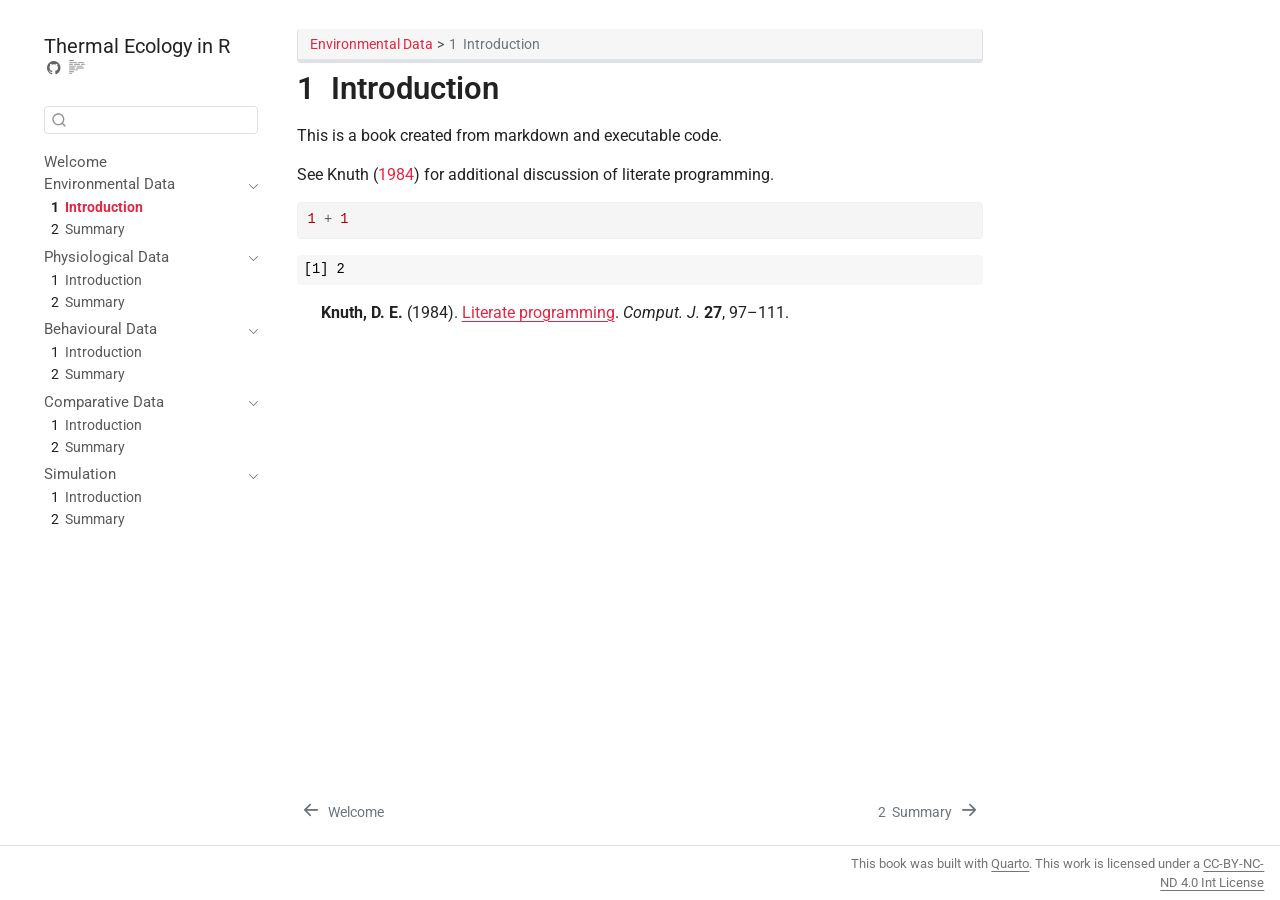
<file: docs/intro.html>
<!DOCTYPE html>
<html xmlns="http://www.w3.org/1999/xhtml" lang="en" xml:lang="en"><head>

<meta charset="utf-8">
<meta name="generator" content="quarto-1.9.37">

<meta name="viewport" content="width=device-width, initial-scale=1.0, user-scalable=yes">


<title>1&nbsp; Introduction – Thermal Ecology in R</title>
<style>
/* Default styles provided by pandoc.
** See https://pandoc.org/MANUAL.html#variables-for-html for config info.
*/
code{white-space: pre-wrap;}
span.smallcaps{font-variant: small-caps;}
div.columns{display: flex; gap: min(4vw, 1.5em);}
div.column{flex: auto; overflow-x: auto;}
div.hanging-indent{margin-left: 1.5em; text-indent: -1.5em;}
ul.task-list{list-style: none;}
ul.task-list li input[type="checkbox"] {
  width: 0.8em;
  margin: 0 0.8em 0.2em -1em; /* quarto-specific, see https://github.com/quarto-dev/quarto-cli/issues/4556 */ 
  vertical-align: middle;
}
/* CSS for syntax highlighting */
html { -webkit-text-size-adjust: 100%; }
pre > code.sourceCode { white-space: pre; position: relative; }
pre > code.sourceCode > span { display: inline-block; line-height: 1.25; }
pre > code.sourceCode > span:empty { height: 1.2em; }
.sourceCode { overflow: visible; }
code.sourceCode > span { color: inherit; text-decoration: inherit; }
div.sourceCode { margin: 1em 0; }
pre.sourceCode { margin: 0; }
@media screen {
div.sourceCode { overflow: auto; }
}
@media print {
pre > code.sourceCode { white-space: pre-wrap; }
pre > code.sourceCode > span { text-indent: -5em; padding-left: 5em; }
}
pre.numberSource code
  { counter-reset: source-line 0; }
pre.numberSource code > span
  { position: relative; left: -4em; counter-increment: source-line; }
pre.numberSource code > span > a:first-child::before
  { content: counter(source-line);
    position: relative; left: -1em; text-align: right; vertical-align: baseline;
    border: none; display: inline-block;
    -webkit-touch-callout: none; -webkit-user-select: none;
    -khtml-user-select: none; -moz-user-select: none;
    -ms-user-select: none; user-select: none;
    padding: 0 4px; width: 4em;
  }
pre.numberSource { margin-left: 3em;  padding-left: 4px; }
div.sourceCode
  {   }
@media screen {
pre > code.sourceCode > span > a:first-child::before { text-decoration: underline; }
}
/* CSS for citations */
div.csl-bib-body { }
div.csl-entry {
  clear: both;
}
.hanging-indent div.csl-entry {
  margin-left:2em;
  text-indent:-2em;
}
div.csl-left-margin {
  min-width:2em;
  float:left;
}
div.csl-right-inline {
  margin-left:2em;
  padding-left:1em;
}
div.csl-indent {
  margin-left: 2em;
}</style>


<script src="site_libs/quarto-nav/quarto-nav.js"></script>
<script src="site_libs/quarto-nav/headroom.min.js"></script>
<script src="site_libs/clipboard/clipboard.min.js"></script>
<script src="site_libs/quarto-search/autocomplete.umd.js"></script>
<script src="site_libs/quarto-search/fuse.min.js"></script>
<script src="site_libs/quarto-search/quarto-search.js"></script>
<meta name="quarto:offset" content="./">
<link href="./summary.html" rel="next">
<link href="./index.html" rel="prev">
<script src="site_libs/quarto-html/quarto.js" type="module"></script>
<script src="site_libs/quarto-html/tabsets/tabsets.js" type="module"></script>
<script src="site_libs/quarto-html/popper.min.js"></script>
<script src="site_libs/quarto-html/tippy.umd.min.js"></script>
<script src="site_libs/quarto-html/anchor.min.js"></script>
<link href="site_libs/quarto-html/tippy.css" rel="stylesheet">
<link href="site_libs/quarto-html/quarto-syntax-highlighting-7f8f88aac4f3542376d5c11b86a4c14d.css" rel="stylesheet" id="quarto-text-highlighting-styles">
<script src="site_libs/bootstrap/bootstrap.min.js"></script>
<link href="site_libs/bootstrap/bootstrap-icons.css" rel="stylesheet">
<link href="site_libs/bootstrap/bootstrap-87f1e3aac7f6e6e62305f242b34f8653.min.css" rel="stylesheet" append-hash="true" id="quarto-bootstrap" data-mode="light">
<script id="quarto-search-options" type="application/json">{
  "location": "sidebar",
  "copy-button": false,
  "collapse-after": 3,
  "panel-placement": "start",
  "type": "textbox",
  "limit": 50,
  "keyboard-shortcut": [
    "f",
    "/",
    "s"
  ],
  "show-item-context": false,
  "language": {
    "search-no-results-text": "No results",
    "search-matching-documents-text": "matching documents",
    "search-copy-link-title": "Copy link to search",
    "search-hide-matches-text": "Hide additional matches",
    "search-more-match-text": "more match in this document",
    "search-more-matches-text": "more matches in this document",
    "search-clear-button-title": "Clear",
    "search-text-placeholder": "",
    "search-detached-cancel-button-title": "Cancel",
    "search-submit-button-title": "Submit",
    "search-label": "Search"
  }
}</script>
<script src="https://cdn.usefathom.com/script.js" data-site="QDWZORBB" defer=""></script>


</head>

<body class="nav-sidebar floating quarto-light">

<div id="quarto-search-results"></div>
  <header id="quarto-header" class="headroom fixed-top">
  <nav class="quarto-secondary-nav">
    <div class="container-fluid d-flex">
      <button type="button" class="quarto-btn-toggle btn" data-bs-toggle="collapse" role="button" data-bs-target=".quarto-sidebar-collapse-item" aria-controls="quarto-sidebar" aria-expanded="false" aria-label="Toggle sidebar navigation" onclick="if (window.quartoToggleHeadroom) { window.quartoToggleHeadroom(); }">
        <i class="bi bi-layout-text-sidebar-reverse"></i>
      </button>
        <nav class="quarto-page-breadcrumbs" aria-label="breadcrumb"><ol class="breadcrumb"><li class="breadcrumb-item"><a href="./intro.html">Environmental Data</a></li><li class="breadcrumb-item"><a href="./intro.html"><span class="chapter-number">1</span>&nbsp; <span class="chapter-title">Introduction</span></a></li></ol></nav>
        <a class="flex-grow-1" role="navigation" data-bs-toggle="collapse" data-bs-target=".quarto-sidebar-collapse-item" aria-controls="quarto-sidebar" aria-expanded="false" aria-label="Toggle sidebar navigation" onclick="if (window.quartoToggleHeadroom) { window.quartoToggleHeadroom(); }">      
        </a>
      <button type="button" class="btn quarto-search-button" aria-label="Search" onclick="window.quartoOpenSearch();">
        <i class="bi bi-search"></i>
      </button>
    </div>
  </nav>
</header>
<!-- content -->
<div id="quarto-content" class="quarto-container page-columns page-rows-contents page-layout-article">
<!-- sidebar -->
  <nav id="quarto-sidebar" class="sidebar collapse collapse-horizontal quarto-sidebar-collapse-item sidebar-navigation floating overflow-auto">
    <div class="pt-lg-2 mt-2 text-left sidebar-header">
    <div class="sidebar-title mb-0 py-0">
      <a href="./">Thermal Ecology in R</a> 
        <div class="sidebar-tools-main">
    <a href="https://github.com/nicholaswunz/thermal_ecology_R" title="Source Code" class="quarto-navigation-tool px-1" aria-label="Source Code"><i class="bi bi-github"></i></a>
  <a href="" class="quarto-reader-toggle quarto-navigation-tool px-1" onclick="window.quartoToggleReader(); return false;" title="Toggle reader mode">
  <div class="quarto-reader-toggle-btn">
  <i class="bi"></i>
  </div>
</a>
</div>
    </div>
      </div>
        <div class="mt-2 flex-shrink-0 align-items-center">
        <div class="sidebar-search">
        <div id="quarto-search" class="" title="Search"></div>
        </div>
        </div>
    <div class="sidebar-menu-container"> 
    <ul class="list-unstyled mt-1">
        <li class="sidebar-item">
  <div class="sidebar-item-container"> 
  <a href="./index.html" class="sidebar-item-text sidebar-link">
 <span class="menu-text">Welcome</span></a>
  </div>
</li>
        <li class="sidebar-item sidebar-item-section">
      <div class="sidebar-item-container"> 
            <a class="sidebar-item-text sidebar-link text-start" data-bs-toggle="collapse" data-bs-target="#quarto-sidebar-section-1" role="navigation" aria-expanded="true">
 <span class="menu-text">Environmental Data</span></a>
          <a class="sidebar-item-toggle text-start" data-bs-toggle="collapse" data-bs-target="#quarto-sidebar-section-1" role="navigation" aria-expanded="true" aria-label="Toggle section">
            <i class="bi bi-chevron-right ms-2"></i>
          </a> 
      </div>
      <ul id="quarto-sidebar-section-1" class="collapse list-unstyled sidebar-section depth1 show">  
          <li class="sidebar-item">
  <div class="sidebar-item-container"> 
  <a href="./intro.html" class="sidebar-item-text sidebar-link active">
 <span class="menu-text"><span class="chapter-number">1</span>&nbsp; <span class="chapter-title">Introduction</span></span></a>
  </div>
</li>
          <li class="sidebar-item">
  <div class="sidebar-item-container"> 
  <a href="./summary.html" class="sidebar-item-text sidebar-link">
 <span class="menu-text"><span class="chapter-number">2</span>&nbsp; <span class="chapter-title">Summary</span></span></a>
  </div>
</li>
      </ul>
  </li>
        <li class="sidebar-item sidebar-item-section">
      <div class="sidebar-item-container"> 
            <a class="sidebar-item-text sidebar-link text-start" data-bs-toggle="collapse" data-bs-target="#quarto-sidebar-section-2" role="navigation" aria-expanded="true">
 <span class="menu-text">Physiological Data</span></a>
          <a class="sidebar-item-toggle text-start" data-bs-toggle="collapse" data-bs-target="#quarto-sidebar-section-2" role="navigation" aria-expanded="true" aria-label="Toggle section">
            <i class="bi bi-chevron-right ms-2"></i>
          </a> 
      </div>
      <ul id="quarto-sidebar-section-2" class="collapse list-unstyled sidebar-section depth1 show">  
          <li class="sidebar-item">
  <div class="sidebar-item-container"> 
  <a href="./intro.html" class="sidebar-item-text sidebar-link">
 <span class="menu-text"><span class="chapter-number">1</span>&nbsp; <span class="chapter-title">Introduction</span></span></a>
  </div>
</li>
          <li class="sidebar-item">
  <div class="sidebar-item-container"> 
  <a href="./summary.html" class="sidebar-item-text sidebar-link">
 <span class="menu-text"><span class="chapter-number">2</span>&nbsp; <span class="chapter-title">Summary</span></span></a>
  </div>
</li>
      </ul>
  </li>
        <li class="sidebar-item sidebar-item-section">
      <div class="sidebar-item-container"> 
            <a class="sidebar-item-text sidebar-link text-start" data-bs-toggle="collapse" data-bs-target="#quarto-sidebar-section-3" role="navigation" aria-expanded="true">
 <span class="menu-text">Behavioural Data</span></a>
          <a class="sidebar-item-toggle text-start" data-bs-toggle="collapse" data-bs-target="#quarto-sidebar-section-3" role="navigation" aria-expanded="true" aria-label="Toggle section">
            <i class="bi bi-chevron-right ms-2"></i>
          </a> 
      </div>
      <ul id="quarto-sidebar-section-3" class="collapse list-unstyled sidebar-section depth1 show">  
          <li class="sidebar-item">
  <div class="sidebar-item-container"> 
  <a href="./intro.html" class="sidebar-item-text sidebar-link">
 <span class="menu-text"><span class="chapter-number">1</span>&nbsp; <span class="chapter-title">Introduction</span></span></a>
  </div>
</li>
          <li class="sidebar-item">
  <div class="sidebar-item-container"> 
  <a href="./summary.html" class="sidebar-item-text sidebar-link">
 <span class="menu-text"><span class="chapter-number">2</span>&nbsp; <span class="chapter-title">Summary</span></span></a>
  </div>
</li>
      </ul>
  </li>
        <li class="sidebar-item sidebar-item-section">
      <div class="sidebar-item-container"> 
            <a class="sidebar-item-text sidebar-link text-start" data-bs-toggle="collapse" data-bs-target="#quarto-sidebar-section-4" role="navigation" aria-expanded="true">
 <span class="menu-text">Comparative Data</span></a>
          <a class="sidebar-item-toggle text-start" data-bs-toggle="collapse" data-bs-target="#quarto-sidebar-section-4" role="navigation" aria-expanded="true" aria-label="Toggle section">
            <i class="bi bi-chevron-right ms-2"></i>
          </a> 
      </div>
      <ul id="quarto-sidebar-section-4" class="collapse list-unstyled sidebar-section depth1 show">  
          <li class="sidebar-item">
  <div class="sidebar-item-container"> 
  <a href="./intro.html" class="sidebar-item-text sidebar-link">
 <span class="menu-text"><span class="chapter-number">1</span>&nbsp; <span class="chapter-title">Introduction</span></span></a>
  </div>
</li>
          <li class="sidebar-item">
  <div class="sidebar-item-container"> 
  <a href="./summary.html" class="sidebar-item-text sidebar-link">
 <span class="menu-text"><span class="chapter-number">2</span>&nbsp; <span class="chapter-title">Summary</span></span></a>
  </div>
</li>
      </ul>
  </li>
        <li class="sidebar-item sidebar-item-section">
      <div class="sidebar-item-container"> 
            <a class="sidebar-item-text sidebar-link text-start" data-bs-toggle="collapse" data-bs-target="#quarto-sidebar-section-5" role="navigation" aria-expanded="true">
 <span class="menu-text">Simulation</span></a>
          <a class="sidebar-item-toggle text-start" data-bs-toggle="collapse" data-bs-target="#quarto-sidebar-section-5" role="navigation" aria-expanded="true" aria-label="Toggle section">
            <i class="bi bi-chevron-right ms-2"></i>
          </a> 
      </div>
      <ul id="quarto-sidebar-section-5" class="collapse list-unstyled sidebar-section depth1 show">  
          <li class="sidebar-item">
  <div class="sidebar-item-container"> 
  <a href="./intro.html" class="sidebar-item-text sidebar-link">
 <span class="menu-text"><span class="chapter-number">1</span>&nbsp; <span class="chapter-title">Introduction</span></span></a>
  </div>
</li>
          <li class="sidebar-item">
  <div class="sidebar-item-container"> 
  <a href="./summary.html" class="sidebar-item-text sidebar-link">
 <span class="menu-text"><span class="chapter-number">2</span>&nbsp; <span class="chapter-title">Summary</span></span></a>
  </div>
</li>
      </ul>
  </li>
    </ul>
    </div>
</nav>
<div id="quarto-sidebar-glass" class="quarto-sidebar-collapse-item" data-bs-toggle="collapse" data-bs-target=".quarto-sidebar-collapse-item"></div>
<!-- margin-sidebar -->
    <div id="quarto-margin-sidebar" class="sidebar margin-sidebar zindex-bottom">
        
    </div>
<!-- main -->
<main class="content" id="quarto-document-content">

<header id="title-block-header" class="quarto-title-block default"><nav class="quarto-page-breadcrumbs quarto-title-breadcrumbs d-none d-lg-block" aria-label="breadcrumb"><ol class="breadcrumb"><li class="breadcrumb-item"><a href="./intro.html">Environmental Data</a></li><li class="breadcrumb-item"><a href="./intro.html"><span class="chapter-number">1</span>&nbsp; <span class="chapter-title">Introduction</span></a></li></ol></nav>
<div class="quarto-title">
<h1 class="title"><span class="chapter-number">1</span>&nbsp; <span class="chapter-title">Introduction</span></h1>
</div>



<div class="quarto-title-meta">

    
  
    
  </div>
  


</header>


<p>This is a book created from markdown and executable code.</p>
<p>See <span class="citation" data-cites="knuth84">Knuth (<a href="#ref-knuth84" role="doc-biblioref">1984</a>)</span> for additional discussion of literate programming.</p>
<div class="cell">
<div class="code-copy-outer-scaffold"><div class="sourceCode cell-code" id="cb1"><pre class="sourceCode r code-with-copy"><code class="sourceCode r"><span id="cb1-1"><a href="#cb1-1" aria-hidden="true" tabindex="-1"></a><span class="dv">1</span> <span class="sc">+</span> <span class="dv">1</span></span></code></pre></div><button title="Copy to Clipboard" class="code-copy-button"><i class="bi"></i></button></div>
<div class="cell-output cell-output-stdout">
<pre><code>[1] 2</code></pre>
</div>
</div>


<div id="refs" class="references csl-bib-body hanging-indent" role="list">
<div id="ref-knuth84" class="csl-entry" role="listitem">
<strong>Knuth, D. E.</strong> (1984). <a href="https://doi.org/10.1093/comjnl/27.2.97">Literate programming</a>. <em>Comput. J.</em> <strong>27</strong>, 97–111.
</div>
</div>

</main> <!-- /main -->
<script id="quarto-html-after-body" type="application/javascript">
  window.document.addEventListener("DOMContentLoaded", function (event) {
    const icon = "";
    const anchorJS = new window.AnchorJS();
    anchorJS.options = {
      placement: 'right',
      icon: icon
    };
    anchorJS.add('.anchored');
    const isCodeAnnotation = (el) => {
      for (const clz of el.classList) {
        if (clz.startsWith('code-annotation-')) {                     
          return true;
        }
      }
      return false;
    }
    const onCopySuccess = function(e) {
      // button target
      const button = e.trigger;
      // don't keep focus
      button.blur();
      // flash "checked"
      button.classList.add('code-copy-button-checked');
      var currentTitle = button.getAttribute("title");
      button.setAttribute("title", "Copied!");
      let tooltip;
      if (window.bootstrap) {
        button.setAttribute("data-bs-toggle", "tooltip");
        button.setAttribute("data-bs-placement", "left");
        button.setAttribute("data-bs-title", "Copied!");
        tooltip = new bootstrap.Tooltip(button, 
          { trigger: "manual", 
            customClass: "code-copy-button-tooltip",
            offset: [0, -8]});
        tooltip.show();    
      }
      setTimeout(function() {
        if (tooltip) {
          tooltip.hide();
          button.removeAttribute("data-bs-title");
          button.removeAttribute("data-bs-toggle");
          button.removeAttribute("data-bs-placement");
        }
        button.setAttribute("title", currentTitle);
        button.classList.remove('code-copy-button-checked');
      }, 1000);
      // clear code selection
      e.clearSelection();
    }
    const getTextToCopy = function(trigger) {
      const outerScaffold = trigger.parentElement.cloneNode(true);
      const codeEl = outerScaffold.querySelector('code');
      for (const childEl of codeEl.children) {
        if (isCodeAnnotation(childEl)) {
          childEl.remove();
        }
      }
      return codeEl.innerText;
    }
    const clipboard = new window.ClipboardJS('.code-copy-button:not([data-in-quarto-modal])', {
      text: getTextToCopy
    });
    clipboard.on('success', onCopySuccess);
    if (window.document.getElementById('quarto-embedded-source-code-modal')) {
      const clipboardModal = new window.ClipboardJS('.code-copy-button[data-in-quarto-modal]', {
        text: getTextToCopy,
        container: window.document.getElementById('quarto-embedded-source-code-modal')
      });
      clipboardModal.on('success', onCopySuccess);
    }
      var localhostRegex = new RegExp(/^(?:http|https):\/\/localhost\:?[0-9]*\//);
      var mailtoRegex = new RegExp(/^mailto:/);
        var filterRegex = new RegExp("https:\/\/nicholaswunz\.github\.io\/thermal_ecology_R\/");
      var isInternal = (href) => {
          return filterRegex.test(href) || localhostRegex.test(href) || mailtoRegex.test(href);
      }
      // Inspect non-navigation links and adorn them if external
     var links = window.document.querySelectorAll('a[href]:not(.nav-link):not(.navbar-brand):not(.toc-action):not(.sidebar-link):not(.sidebar-item-toggle):not(.pagination-link):not(.no-external):not([aria-hidden]):not(.dropdown-item):not(.quarto-navigation-tool):not(.about-link)');
      for (var i=0; i<links.length; i++) {
        const link = links[i];
        if (!isInternal(link.href)) {
          // undo the damage that might have been done by quarto-nav.js in the case of
          // links that we want to consider external
          if (link.dataset.originalHref !== undefined) {
            link.href = link.dataset.originalHref;
          }
        }
      }
    function tippyHover(el, contentFn, onTriggerFn, onUntriggerFn) {
      const config = {
        allowHTML: true,
        maxWidth: 500,
        delay: 100,
        arrow: false,
        appendTo: function(el) {
            return el.parentElement;
        },
        interactive: true,
        interactiveBorder: 10,
        theme: 'quarto',
        placement: 'bottom-start',
      };
      if (contentFn) {
        config.content = contentFn;
      }
      if (onTriggerFn) {
        config.onTrigger = onTriggerFn;
      }
      if (onUntriggerFn) {
        config.onUntrigger = onUntriggerFn;
      }
      window.tippy(el, config); 
    }
    const noterefs = window.document.querySelectorAll('a[role="doc-noteref"]');
    for (var i=0; i<noterefs.length; i++) {
      const ref = noterefs[i];
      tippyHover(ref, function() {
        // use id or data attribute instead here
        let href = ref.getAttribute('data-footnote-href') || ref.getAttribute('href');
        try { href = new URL(href).hash; } catch {}
        const id = href.replace(/^#\/?/, "");
        const note = window.document.getElementById(id);
        if (note) {
          return note.innerHTML;
        } else {
          return "";
        }
      });
    }
    const xrefs = window.document.querySelectorAll('a.quarto-xref');
    const processXRef = (id, note) => {
      // Strip column container classes
      const stripColumnClz = (el) => {
        el.classList.remove("page-full", "page-columns");
        if (el.children) {
          for (const child of el.children) {
            stripColumnClz(child);
          }
        }
      }
      stripColumnClz(note)
      if (id === null || id.startsWith('sec-')) {
        // Special case sections, only their first couple elements
        const container = document.createElement("div");
        if (note.children && note.children.length > 2) {
          container.appendChild(note.children[0].cloneNode(true));
          for (let i = 1; i < note.children.length; i++) {
            const child = note.children[i];
            if (child.tagName === "P" && child.innerText === "") {
              continue;
            } else {
              container.appendChild(child.cloneNode(true));
              break;
            }
          }
          if (window.Quarto?.typesetMath) {
            window.Quarto.typesetMath(container);
          }
          return container.innerHTML
        } else {
          if (window.Quarto?.typesetMath) {
            window.Quarto.typesetMath(note);
          }
          return note.innerHTML;
        }
      } else {
        // Remove any anchor links if they are present
        const anchorLink = note.querySelector('a.anchorjs-link');
        if (anchorLink) {
          anchorLink.remove();
        }
        if (window.Quarto?.typesetMath) {
          window.Quarto.typesetMath(note);
        }
        if (note.classList.contains("callout")) {
          return note.outerHTML;
        } else {
          return note.innerHTML;
        }
      }
    }
    for (var i=0; i<xrefs.length; i++) {
      const xref = xrefs[i];
      tippyHover(xref, undefined, function(instance) {
        instance.disable();
        let url = xref.getAttribute('href');
        let hash = undefined; 
        if (url.startsWith('#')) {
          hash = url;
        } else {
          try { hash = new URL(url).hash; } catch {}
        }
        if (hash) {
          const id = hash.replace(/^#\/?/, "");
          const note = window.document.getElementById(id);
          if (note !== null) {
            try {
              const html = processXRef(id, note.cloneNode(true));
              instance.setContent(html);
            } finally {
              instance.enable();
              instance.show();
            }
          } else {
            // See if we can fetch this
            fetch(url.split('#')[0])
            .then(res => res.text())
            .then(html => {
              const parser = new DOMParser();
              const htmlDoc = parser.parseFromString(html, "text/html");
              const note = htmlDoc.getElementById(id);
              if (note !== null) {
                const html = processXRef(id, note);
                instance.setContent(html);
              } 
            }).finally(() => {
              instance.enable();
              instance.show();
            });
          }
        } else {
          // See if we can fetch a full url (with no hash to target)
          // This is a special case and we should probably do some content thinning / targeting
          fetch(url)
          .then(res => res.text())
          .then(html => {
            const parser = new DOMParser();
            const htmlDoc = parser.parseFromString(html, "text/html");
            const note = htmlDoc.querySelector('main.content');
            if (note !== null) {
              // This should only happen for chapter cross references
              // (since there is no id in the URL)
              // remove the first header
              if (note.children.length > 0 && note.children[0].tagName === "HEADER") {
                note.children[0].remove();
              }
              const html = processXRef(null, note);
              instance.setContent(html);
            } 
          }).finally(() => {
            instance.enable();
            instance.show();
          });
        }
      }, function(instance) {
      });
    }
        let selectedAnnoteEl;
        const selectorForAnnotation = ( cell, annotation) => {
          let cellAttr = 'data-code-cell="' + cell + '"';
          let lineAttr = 'data-code-annotation="' +  annotation + '"';
          const selector = 'span[' + cellAttr + '][' + lineAttr + ']';
          return selector;
        }
        const selectCodeLines = (annoteEl) => {
          const doc = window.document;
          const targetCell = annoteEl.getAttribute("data-target-cell");
          const targetAnnotation = annoteEl.getAttribute("data-target-annotation");
          const annoteSpan = window.document.querySelector(selectorForAnnotation(targetCell, targetAnnotation));
          const lines = annoteSpan.getAttribute("data-code-lines").split(",");
          const lineIds = lines.map((line) => {
            return targetCell + "-" + line;
          })
          let top = null;
          let height = null;
          let parent = null;
          if (lineIds.length > 0) {
              //compute the position of the single el (top and bottom and make a div)
              const el = window.document.getElementById(lineIds[0]);
              top = el.offsetTop;
              height = el.offsetHeight;
              parent = el.parentElement.parentElement;
            if (lineIds.length > 1) {
              const lastEl = window.document.getElementById(lineIds[lineIds.length - 1]);
              const bottom = lastEl.offsetTop + lastEl.offsetHeight;
              height = bottom - top;
            }
            if (top !== null && height !== null && parent !== null) {
              // cook up a div (if necessary) and position it 
              let div = window.document.getElementById("code-annotation-line-highlight");
              if (div === null) {
                div = window.document.createElement("div");
                div.setAttribute("id", "code-annotation-line-highlight");
                div.style.position = 'absolute';
                parent.appendChild(div);
              }
              div.style.top = top - 2 + "px";
              div.style.height = height + 4 + "px";
              div.style.left = 0;
              let gutterDiv = window.document.getElementById("code-annotation-line-highlight-gutter");
              if (gutterDiv === null) {
                gutterDiv = window.document.createElement("div");
                gutterDiv.setAttribute("id", "code-annotation-line-highlight-gutter");
                gutterDiv.style.position = 'absolute';
                const codeCell = window.document.getElementById(targetCell);
                const gutter = codeCell.querySelector('.code-annotation-gutter');
                gutter.appendChild(gutterDiv);
              }
              gutterDiv.style.top = top - 2 + "px";
              gutterDiv.style.height = height + 4 + "px";
            }
            selectedAnnoteEl = annoteEl;
          }
        };
        const unselectCodeLines = () => {
          const elementsIds = ["code-annotation-line-highlight", "code-annotation-line-highlight-gutter"];
          elementsIds.forEach((elId) => {
            const div = window.document.getElementById(elId);
            if (div) {
              div.remove();
            }
          });
          selectedAnnoteEl = undefined;
        };
          // Handle positioning of the toggle
      window.addEventListener(
        "resize",
        throttle(() => {
          elRect = undefined;
          if (selectedAnnoteEl) {
            selectCodeLines(selectedAnnoteEl);
          }
        }, 10)
      );
      function throttle(fn, ms) {
      let throttle = false;
      let timer;
        return (...args) => {
          if(!throttle) { // first call gets through
              fn.apply(this, args);
              throttle = true;
          } else { // all the others get throttled
              if(timer) clearTimeout(timer); // cancel #2
              timer = setTimeout(() => {
                fn.apply(this, args);
                timer = throttle = false;
              }, ms);
          }
        };
      }
        // Attach click handler to the DT
        const annoteDls = window.document.querySelectorAll('dt[data-target-cell]');
        for (const annoteDlNode of annoteDls) {
          annoteDlNode.addEventListener('click', (event) => {
            const clickedEl = event.target;
            if (clickedEl !== selectedAnnoteEl) {
              unselectCodeLines();
              const activeEl = window.document.querySelector('dt[data-target-cell].code-annotation-active');
              if (activeEl) {
                activeEl.classList.remove('code-annotation-active');
              }
              selectCodeLines(clickedEl);
              clickedEl.classList.add('code-annotation-active');
            } else {
              // Unselect the line
              unselectCodeLines();
              clickedEl.classList.remove('code-annotation-active');
            }
          });
        }
    const findCites = (el) => {
      const parentEl = el.parentElement;
      if (parentEl) {
        const cites = parentEl.dataset.cites;
        if (cites) {
          return {
            el,
            cites: cites.split(' ')
          };
        } else {
          return findCites(el.parentElement)
        }
      } else {
        return undefined;
      }
    };
    var bibliorefs = window.document.querySelectorAll('a[role="doc-biblioref"]');
    for (var i=0; i<bibliorefs.length; i++) {
      const ref = bibliorefs[i];
      const citeInfo = findCites(ref);
      if (citeInfo) {
        tippyHover(citeInfo.el, function() {
          var popup = window.document.createElement('div');
          citeInfo.cites.forEach(function(cite) {
            var citeDiv = window.document.createElement('div');
            citeDiv.classList.add('hanging-indent');
            citeDiv.classList.add('csl-entry');
            var biblioDiv = window.document.getElementById('ref-' + cite);
            if (biblioDiv) {
              citeDiv.innerHTML = biblioDiv.innerHTML;
            }
            popup.appendChild(citeDiv);
          });
          return popup.innerHTML;
        });
      }
    }
  });
  </script>
<nav class="page-navigation">
  <div class="nav-page nav-page-previous">
      <a href="./index.html" class="pagination-link" aria-label="Welcome">
        <i class="bi bi-arrow-left-short"></i> <span class="nav-page-text">Welcome</span>
      </a>          
  </div>
  <div class="nav-page nav-page-next">
      <a href="./summary.html" class="pagination-link" aria-label="Summary">
        <span class="nav-page-text"><span class="chapter-number">2</span>&nbsp; <span class="chapter-title">Summary</span></span> <i class="bi bi-arrow-right-short"></i>
      </a>
  </div>
</nav>
</div> <!-- /content -->
<footer class="footer">
  <div class="nav-footer">
    <div class="nav-footer-left">
      &nbsp;
    </div>   
    <div class="nav-footer-center">
      &nbsp;
    </div>
    <div class="nav-footer-right">
<p>This book was built with <a href="https://quarto.org/">Quarto</a>. This work is licensed under a <a href="https://creativecommons.org/licenses/by-nc-nd/4.0/">CC-BY-NC-ND 4.0 Int License</a></p>
</div>
  </div>
</footer>




</body></html>
</file>
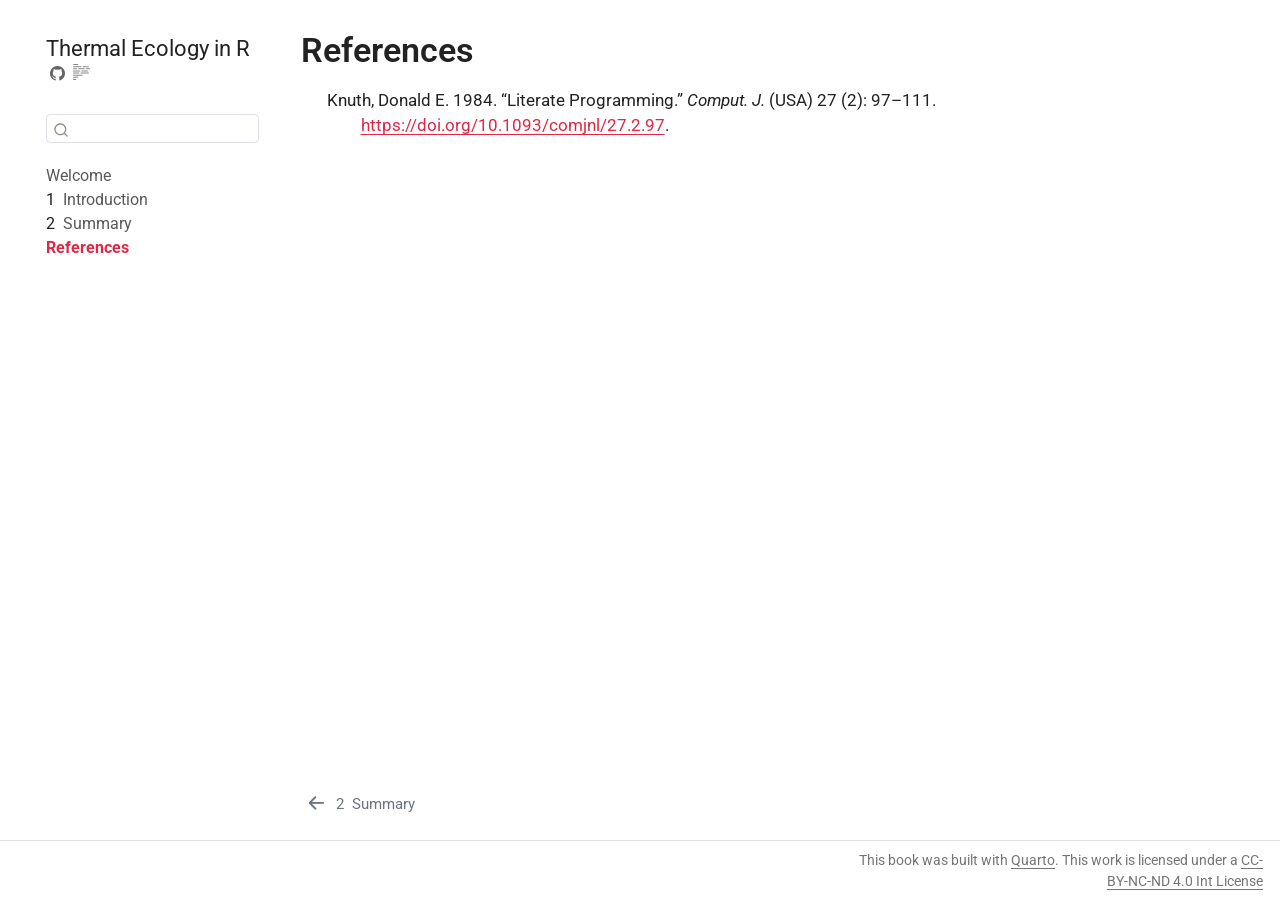
<file: docs/references.html>
<!DOCTYPE html>
<html xmlns="http://www.w3.org/1999/xhtml" lang="en" xml:lang="en"><head>

<meta charset="utf-8">
<meta name="generator" content="quarto-1.9.37">

<meta name="viewport" content="width=device-width, initial-scale=1.0, user-scalable=yes">


<title>References – Thermal Ecology in R</title>
<style>
/* Default styles provided by pandoc.
** See https://pandoc.org/MANUAL.html#variables-for-html for config info.
*/
code{white-space: pre-wrap;}
span.smallcaps{font-variant: small-caps;}
div.columns{display: flex; gap: min(4vw, 1.5em);}
div.column{flex: auto; overflow-x: auto;}
div.hanging-indent{margin-left: 1.5em; text-indent: -1.5em;}
ul.task-list{list-style: none;}
ul.task-list li input[type="checkbox"] {
  width: 0.8em;
  margin: 0 0.8em 0.2em -1em; /* quarto-specific, see https://github.com/quarto-dev/quarto-cli/issues/4556 */ 
  vertical-align: middle;
}
/* CSS for citations */
div.csl-bib-body { }
div.csl-entry {
  clear: both;
}
.hanging-indent div.csl-entry {
  margin-left:2em;
  text-indent:-2em;
}
div.csl-left-margin {
  min-width:2em;
  float:left;
}
div.csl-right-inline {
  margin-left:2em;
  padding-left:1em;
}
div.csl-indent {
  margin-left: 2em;
}</style>


<script src="site_libs/quarto-nav/quarto-nav.js"></script>
<script src="site_libs/quarto-nav/headroom.min.js"></script>
<script src="site_libs/clipboard/clipboard.min.js"></script>
<script src="site_libs/quarto-search/autocomplete.umd.js"></script>
<script src="site_libs/quarto-search/fuse.min.js"></script>
<script src="site_libs/quarto-search/quarto-search.js"></script>
<meta name="quarto:offset" content="./">
<link href="./summary.html" rel="prev">
<script src="site_libs/quarto-html/quarto.js" type="module"></script>
<script src="site_libs/quarto-html/tabsets/tabsets.js" type="module"></script>
<script src="site_libs/quarto-html/popper.min.js"></script>
<script src="site_libs/quarto-html/tippy.umd.min.js"></script>
<script src="site_libs/quarto-html/anchor.min.js"></script>
<link href="site_libs/quarto-html/tippy.css" rel="stylesheet">
<link href="site_libs/quarto-html/quarto-syntax-highlighting-7f8f88aac4f3542376d5c11b86a4c14d.css" rel="stylesheet" id="quarto-text-highlighting-styles">
<script src="site_libs/bootstrap/bootstrap.min.js"></script>
<link href="site_libs/bootstrap/bootstrap-icons.css" rel="stylesheet">
<link href="site_libs/bootstrap/bootstrap-ad6f99253afcc0453c26067b8b89ecc8.min.css" rel="stylesheet" append-hash="true" id="quarto-bootstrap" data-mode="light">
<script id="quarto-search-options" type="application/json">{
  "location": "sidebar",
  "copy-button": false,
  "collapse-after": 3,
  "panel-placement": "start",
  "type": "textbox",
  "limit": 50,
  "keyboard-shortcut": [
    "f",
    "/",
    "s"
  ],
  "show-item-context": false,
  "language": {
    "search-no-results-text": "No results",
    "search-matching-documents-text": "matching documents",
    "search-copy-link-title": "Copy link to search",
    "search-hide-matches-text": "Hide additional matches",
    "search-more-match-text": "more match in this document",
    "search-more-matches-text": "more matches in this document",
    "search-clear-button-title": "Clear",
    "search-text-placeholder": "",
    "search-detached-cancel-button-title": "Cancel",
    "search-submit-button-title": "Submit",
    "search-label": "Search"
  }
}</script>
<script src="https://cdn.usefathom.com/script.js" data-site="QDWZORBB" defer=""></script>


</head>

<body class="nav-sidebar floating quarto-light">

<div id="quarto-search-results"></div>
  <header id="quarto-header" class="headroom fixed-top">
  <nav class="quarto-secondary-nav">
    <div class="container-fluid d-flex">
      <button type="button" class="quarto-btn-toggle btn" data-bs-toggle="collapse" role="button" data-bs-target=".quarto-sidebar-collapse-item" aria-controls="quarto-sidebar" aria-expanded="false" aria-label="Toggle sidebar navigation" onclick="if (window.quartoToggleHeadroom) { window.quartoToggleHeadroom(); }">
        <i class="bi bi-layout-text-sidebar-reverse"></i>
      </button>
        <nav class="quarto-page-breadcrumbs" aria-label="breadcrumb"><ol class="breadcrumb"><li class="breadcrumb-item"><a href="./references.html">References</a></li></ol></nav>
        <a class="flex-grow-1" role="navigation" data-bs-toggle="collapse" data-bs-target=".quarto-sidebar-collapse-item" aria-controls="quarto-sidebar" aria-expanded="false" aria-label="Toggle sidebar navigation" onclick="if (window.quartoToggleHeadroom) { window.quartoToggleHeadroom(); }">      
        </a>
      <button type="button" class="btn quarto-search-button" aria-label="Search" onclick="window.quartoOpenSearch();">
        <i class="bi bi-search"></i>
      </button>
    </div>
  </nav>
</header>
<!-- content -->
<div id="quarto-content" class="quarto-container page-columns page-rows-contents page-layout-article">
<!-- sidebar -->
  <nav id="quarto-sidebar" class="sidebar collapse collapse-horizontal quarto-sidebar-collapse-item sidebar-navigation floating overflow-auto">
    <div class="pt-lg-2 mt-2 text-left sidebar-header">
    <div class="sidebar-title mb-0 py-0">
      <a href="./">Thermal Ecology in R</a> 
        <div class="sidebar-tools-main">
    <a href="https://github.com/nicholaswunz/thermal_ecology_R" title="Source Code" class="quarto-navigation-tool px-1" aria-label="Source Code"><i class="bi bi-github"></i></a>
  <a href="" class="quarto-reader-toggle quarto-navigation-tool px-1" onclick="window.quartoToggleReader(); return false;" title="Toggle reader mode">
  <div class="quarto-reader-toggle-btn">
  <i class="bi"></i>
  </div>
</a>
</div>
    </div>
      </div>
        <div class="mt-2 flex-shrink-0 align-items-center">
        <div class="sidebar-search">
        <div id="quarto-search" class="" title="Search"></div>
        </div>
        </div>
    <div class="sidebar-menu-container"> 
    <ul class="list-unstyled mt-1">
        <li class="sidebar-item">
  <div class="sidebar-item-container"> 
  <a href="./index.html" class="sidebar-item-text sidebar-link">
 <span class="menu-text">Welcome</span></a>
  </div>
</li>
        <li class="sidebar-item">
  <div class="sidebar-item-container"> 
  <a href="./intro.html" class="sidebar-item-text sidebar-link">
 <span class="menu-text"><span class="chapter-number">1</span>&nbsp; <span class="chapter-title">Introduction</span></span></a>
  </div>
</li>
        <li class="sidebar-item">
  <div class="sidebar-item-container"> 
  <a href="./summary.html" class="sidebar-item-text sidebar-link">
 <span class="menu-text"><span class="chapter-number">2</span>&nbsp; <span class="chapter-title">Summary</span></span></a>
  </div>
</li>
        <li class="sidebar-item">
  <div class="sidebar-item-container"> 
  <a href="./references.html" class="sidebar-item-text sidebar-link active">
 <span class="menu-text">References</span></a>
  </div>
</li>
    </ul>
    </div>
</nav>
<div id="quarto-sidebar-glass" class="quarto-sidebar-collapse-item" data-bs-toggle="collapse" data-bs-target=".quarto-sidebar-collapse-item"></div>
<!-- margin-sidebar -->
    <div id="quarto-margin-sidebar" class="sidebar margin-sidebar zindex-bottom">
        
    </div>
<!-- main -->
<main class="content" id="quarto-document-content">

<header id="title-block-header" class="quarto-title-block default">
<div class="quarto-title">
<h1 class="title">References</h1>
</div>



<div class="quarto-title-meta">

    
  
    
  </div>
  


</header>


<div id="refs" class="references csl-bib-body hanging-indent" role="list">
<div id="ref-knuth84" class="csl-entry" role="listitem">
Knuth, Donald E. 1984. <span>“Literate Programming.”</span> <em>Comput.
J.</em> (USA) 27 (2): 97–111. <a href="https://doi.org/10.1093/comjnl/27.2.97">https://doi.org/10.1093/comjnl/27.2.97</a>.
</div>
</div>



</main> <!-- /main -->
<script id="quarto-html-after-body" type="application/javascript">
  window.document.addEventListener("DOMContentLoaded", function (event) {
    const icon = "";
    const anchorJS = new window.AnchorJS();
    anchorJS.options = {
      placement: 'right',
      icon: icon
    };
    anchorJS.add('.anchored');
    const isCodeAnnotation = (el) => {
      for (const clz of el.classList) {
        if (clz.startsWith('code-annotation-')) {                     
          return true;
        }
      }
      return false;
    }
    const onCopySuccess = function(e) {
      // button target
      const button = e.trigger;
      // don't keep focus
      button.blur();
      // flash "checked"
      button.classList.add('code-copy-button-checked');
      var currentTitle = button.getAttribute("title");
      button.setAttribute("title", "Copied!");
      let tooltip;
      if (window.bootstrap) {
        button.setAttribute("data-bs-toggle", "tooltip");
        button.setAttribute("data-bs-placement", "left");
        button.setAttribute("data-bs-title", "Copied!");
        tooltip = new bootstrap.Tooltip(button, 
          { trigger: "manual", 
            customClass: "code-copy-button-tooltip",
            offset: [0, -8]});
        tooltip.show();    
      }
      setTimeout(function() {
        if (tooltip) {
          tooltip.hide();
          button.removeAttribute("data-bs-title");
          button.removeAttribute("data-bs-toggle");
          button.removeAttribute("data-bs-placement");
        }
        button.setAttribute("title", currentTitle);
        button.classList.remove('code-copy-button-checked');
      }, 1000);
      // clear code selection
      e.clearSelection();
    }
    const getTextToCopy = function(trigger) {
      const outerScaffold = trigger.parentElement.cloneNode(true);
      const codeEl = outerScaffold.querySelector('code');
      for (const childEl of codeEl.children) {
        if (isCodeAnnotation(childEl)) {
          childEl.remove();
        }
      }
      return codeEl.innerText;
    }
    const clipboard = new window.ClipboardJS('.code-copy-button:not([data-in-quarto-modal])', {
      text: getTextToCopy
    });
    clipboard.on('success', onCopySuccess);
    if (window.document.getElementById('quarto-embedded-source-code-modal')) {
      const clipboardModal = new window.ClipboardJS('.code-copy-button[data-in-quarto-modal]', {
        text: getTextToCopy,
        container: window.document.getElementById('quarto-embedded-source-code-modal')
      });
      clipboardModal.on('success', onCopySuccess);
    }
      var localhostRegex = new RegExp(/^(?:http|https):\/\/localhost\:?[0-9]*\//);
      var mailtoRegex = new RegExp(/^mailto:/);
        var filterRegex = new RegExp("https:\/\/nicholaswunz\.github\.io\/thermal_ecology_R\/");
      var isInternal = (href) => {
          return filterRegex.test(href) || localhostRegex.test(href) || mailtoRegex.test(href);
      }
      // Inspect non-navigation links and adorn them if external
     var links = window.document.querySelectorAll('a[href]:not(.nav-link):not(.navbar-brand):not(.toc-action):not(.sidebar-link):not(.sidebar-item-toggle):not(.pagination-link):not(.no-external):not([aria-hidden]):not(.dropdown-item):not(.quarto-navigation-tool):not(.about-link)');
      for (var i=0; i<links.length; i++) {
        const link = links[i];
        if (!isInternal(link.href)) {
          // undo the damage that might have been done by quarto-nav.js in the case of
          // links that we want to consider external
          if (link.dataset.originalHref !== undefined) {
            link.href = link.dataset.originalHref;
          }
        }
      }
    function tippyHover(el, contentFn, onTriggerFn, onUntriggerFn) {
      const config = {
        allowHTML: true,
        maxWidth: 500,
        delay: 100,
        arrow: false,
        appendTo: function(el) {
            return el.parentElement;
        },
        interactive: true,
        interactiveBorder: 10,
        theme: 'quarto',
        placement: 'bottom-start',
      };
      if (contentFn) {
        config.content = contentFn;
      }
      if (onTriggerFn) {
        config.onTrigger = onTriggerFn;
      }
      if (onUntriggerFn) {
        config.onUntrigger = onUntriggerFn;
      }
      window.tippy(el, config); 
    }
    const noterefs = window.document.querySelectorAll('a[role="doc-noteref"]');
    for (var i=0; i<noterefs.length; i++) {
      const ref = noterefs[i];
      tippyHover(ref, function() {
        // use id or data attribute instead here
        let href = ref.getAttribute('data-footnote-href') || ref.getAttribute('href');
        try { href = new URL(href).hash; } catch {}
        const id = href.replace(/^#\/?/, "");
        const note = window.document.getElementById(id);
        if (note) {
          return note.innerHTML;
        } else {
          return "";
        }
      });
    }
    const xrefs = window.document.querySelectorAll('a.quarto-xref');
    const processXRef = (id, note) => {
      // Strip column container classes
      const stripColumnClz = (el) => {
        el.classList.remove("page-full", "page-columns");
        if (el.children) {
          for (const child of el.children) {
            stripColumnClz(child);
          }
        }
      }
      stripColumnClz(note)
      if (id === null || id.startsWith('sec-')) {
        // Special case sections, only their first couple elements
        const container = document.createElement("div");
        if (note.children && note.children.length > 2) {
          container.appendChild(note.children[0].cloneNode(true));
          for (let i = 1; i < note.children.length; i++) {
            const child = note.children[i];
            if (child.tagName === "P" && child.innerText === "") {
              continue;
            } else {
              container.appendChild(child.cloneNode(true));
              break;
            }
          }
          if (window.Quarto?.typesetMath) {
            window.Quarto.typesetMath(container);
          }
          return container.innerHTML
        } else {
          if (window.Quarto?.typesetMath) {
            window.Quarto.typesetMath(note);
          }
          return note.innerHTML;
        }
      } else {
        // Remove any anchor links if they are present
        const anchorLink = note.querySelector('a.anchorjs-link');
        if (anchorLink) {
          anchorLink.remove();
        }
        if (window.Quarto?.typesetMath) {
          window.Quarto.typesetMath(note);
        }
        if (note.classList.contains("callout")) {
          return note.outerHTML;
        } else {
          return note.innerHTML;
        }
      }
    }
    for (var i=0; i<xrefs.length; i++) {
      const xref = xrefs[i];
      tippyHover(xref, undefined, function(instance) {
        instance.disable();
        let url = xref.getAttribute('href');
        let hash = undefined; 
        if (url.startsWith('#')) {
          hash = url;
        } else {
          try { hash = new URL(url).hash; } catch {}
        }
        if (hash) {
          const id = hash.replace(/^#\/?/, "");
          const note = window.document.getElementById(id);
          if (note !== null) {
            try {
              const html = processXRef(id, note.cloneNode(true));
              instance.setContent(html);
            } finally {
              instance.enable();
              instance.show();
            }
          } else {
            // See if we can fetch this
            fetch(url.split('#')[0])
            .then(res => res.text())
            .then(html => {
              const parser = new DOMParser();
              const htmlDoc = parser.parseFromString(html, "text/html");
              const note = htmlDoc.getElementById(id);
              if (note !== null) {
                const html = processXRef(id, note);
                instance.setContent(html);
              } 
            }).finally(() => {
              instance.enable();
              instance.show();
            });
          }
        } else {
          // See if we can fetch a full url (with no hash to target)
          // This is a special case and we should probably do some content thinning / targeting
          fetch(url)
          .then(res => res.text())
          .then(html => {
            const parser = new DOMParser();
            const htmlDoc = parser.parseFromString(html, "text/html");
            const note = htmlDoc.querySelector('main.content');
            if (note !== null) {
              // This should only happen for chapter cross references
              // (since there is no id in the URL)
              // remove the first header
              if (note.children.length > 0 && note.children[0].tagName === "HEADER") {
                note.children[0].remove();
              }
              const html = processXRef(null, note);
              instance.setContent(html);
            } 
          }).finally(() => {
            instance.enable();
            instance.show();
          });
        }
      }, function(instance) {
      });
    }
        let selectedAnnoteEl;
        const selectorForAnnotation = ( cell, annotation) => {
          let cellAttr = 'data-code-cell="' + cell + '"';
          let lineAttr = 'data-code-annotation="' +  annotation + '"';
          const selector = 'span[' + cellAttr + '][' + lineAttr + ']';
          return selector;
        }
        const selectCodeLines = (annoteEl) => {
          const doc = window.document;
          const targetCell = annoteEl.getAttribute("data-target-cell");
          const targetAnnotation = annoteEl.getAttribute("data-target-annotation");
          const annoteSpan = window.document.querySelector(selectorForAnnotation(targetCell, targetAnnotation));
          const lines = annoteSpan.getAttribute("data-code-lines").split(",");
          const lineIds = lines.map((line) => {
            return targetCell + "-" + line;
          })
          let top = null;
          let height = null;
          let parent = null;
          if (lineIds.length > 0) {
              //compute the position of the single el (top and bottom and make a div)
              const el = window.document.getElementById(lineIds[0]);
              top = el.offsetTop;
              height = el.offsetHeight;
              parent = el.parentElement.parentElement;
            if (lineIds.length > 1) {
              const lastEl = window.document.getElementById(lineIds[lineIds.length - 1]);
              const bottom = lastEl.offsetTop + lastEl.offsetHeight;
              height = bottom - top;
            }
            if (top !== null && height !== null && parent !== null) {
              // cook up a div (if necessary) and position it 
              let div = window.document.getElementById("code-annotation-line-highlight");
              if (div === null) {
                div = window.document.createElement("div");
                div.setAttribute("id", "code-annotation-line-highlight");
                div.style.position = 'absolute';
                parent.appendChild(div);
              }
              div.style.top = top - 2 + "px";
              div.style.height = height + 4 + "px";
              div.style.left = 0;
              let gutterDiv = window.document.getElementById("code-annotation-line-highlight-gutter");
              if (gutterDiv === null) {
                gutterDiv = window.document.createElement("div");
                gutterDiv.setAttribute("id", "code-annotation-line-highlight-gutter");
                gutterDiv.style.position = 'absolute';
                const codeCell = window.document.getElementById(targetCell);
                const gutter = codeCell.querySelector('.code-annotation-gutter');
                gutter.appendChild(gutterDiv);
              }
              gutterDiv.style.top = top - 2 + "px";
              gutterDiv.style.height = height + 4 + "px";
            }
            selectedAnnoteEl = annoteEl;
          }
        };
        const unselectCodeLines = () => {
          const elementsIds = ["code-annotation-line-highlight", "code-annotation-line-highlight-gutter"];
          elementsIds.forEach((elId) => {
            const div = window.document.getElementById(elId);
            if (div) {
              div.remove();
            }
          });
          selectedAnnoteEl = undefined;
        };
          // Handle positioning of the toggle
      window.addEventListener(
        "resize",
        throttle(() => {
          elRect = undefined;
          if (selectedAnnoteEl) {
            selectCodeLines(selectedAnnoteEl);
          }
        }, 10)
      );
      function throttle(fn, ms) {
      let throttle = false;
      let timer;
        return (...args) => {
          if(!throttle) { // first call gets through
              fn.apply(this, args);
              throttle = true;
          } else { // all the others get throttled
              if(timer) clearTimeout(timer); // cancel #2
              timer = setTimeout(() => {
                fn.apply(this, args);
                timer = throttle = false;
              }, ms);
          }
        };
      }
        // Attach click handler to the DT
        const annoteDls = window.document.querySelectorAll('dt[data-target-cell]');
        for (const annoteDlNode of annoteDls) {
          annoteDlNode.addEventListener('click', (event) => {
            const clickedEl = event.target;
            if (clickedEl !== selectedAnnoteEl) {
              unselectCodeLines();
              const activeEl = window.document.querySelector('dt[data-target-cell].code-annotation-active');
              if (activeEl) {
                activeEl.classList.remove('code-annotation-active');
              }
              selectCodeLines(clickedEl);
              clickedEl.classList.add('code-annotation-active');
            } else {
              // Unselect the line
              unselectCodeLines();
              clickedEl.classList.remove('code-annotation-active');
            }
          });
        }
    const findCites = (el) => {
      const parentEl = el.parentElement;
      if (parentEl) {
        const cites = parentEl.dataset.cites;
        if (cites) {
          return {
            el,
            cites: cites.split(' ')
          };
        } else {
          return findCites(el.parentElement)
        }
      } else {
        return undefined;
      }
    };
    var bibliorefs = window.document.querySelectorAll('a[role="doc-biblioref"]');
    for (var i=0; i<bibliorefs.length; i++) {
      const ref = bibliorefs[i];
      const citeInfo = findCites(ref);
      if (citeInfo) {
        tippyHover(citeInfo.el, function() {
          var popup = window.document.createElement('div');
          citeInfo.cites.forEach(function(cite) {
            var citeDiv = window.document.createElement('div');
            citeDiv.classList.add('hanging-indent');
            citeDiv.classList.add('csl-entry');
            var biblioDiv = window.document.getElementById('ref-' + cite);
            if (biblioDiv) {
              citeDiv.innerHTML = biblioDiv.innerHTML;
            }
            popup.appendChild(citeDiv);
          });
          return popup.innerHTML;
        });
      }
    }
  });
  </script>
<nav class="page-navigation">
  <div class="nav-page nav-page-previous">
      <a href="./summary.html" class="pagination-link" aria-label="Summary">
        <i class="bi bi-arrow-left-short"></i> <span class="nav-page-text"><span class="chapter-number">2</span>&nbsp; <span class="chapter-title">Summary</span></span>
      </a>          
  </div>
  <div class="nav-page nav-page-next">
  </div>
</nav>
</div> <!-- /content -->
<footer class="footer">
  <div class="nav-footer">
    <div class="nav-footer-left">
      &nbsp;
    </div>   
    <div class="nav-footer-center">
      &nbsp;
    </div>
    <div class="nav-footer-right">
<p>This book was built with <a href="https://quarto.org/">Quarto</a>. This work is licensed under a <a href="https://creativecommons.org/licenses/by-nc-nd/4.0/">CC-BY-NC-ND 4.0 Int License</a></p>
</div>
  </div>
</footer>




</body></html>
</file>
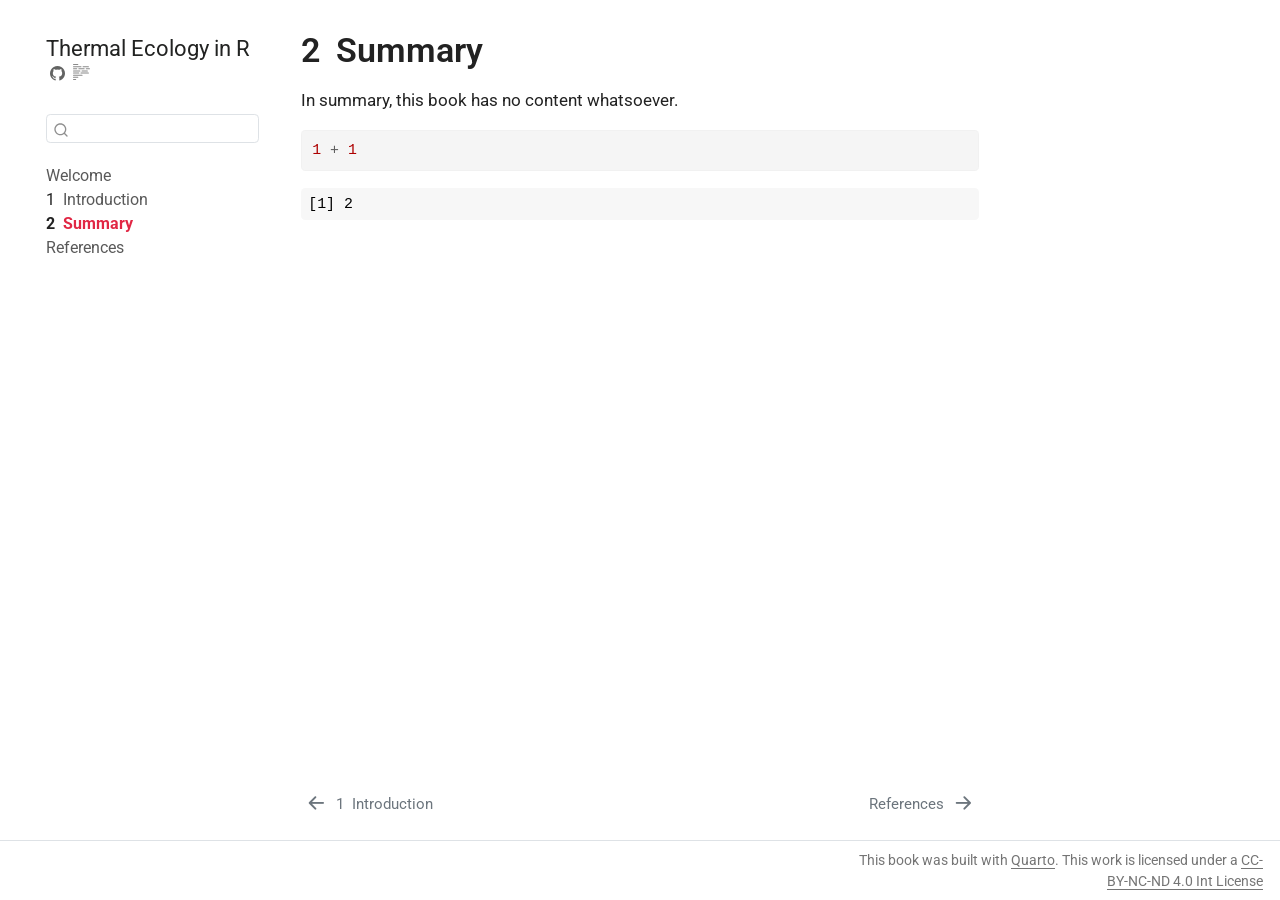
<file: docs/summary.html>
<!DOCTYPE html>
<html xmlns="http://www.w3.org/1999/xhtml" lang="en" xml:lang="en"><head>

<meta charset="utf-8">
<meta name="generator" content="quarto-1.9.37">

<meta name="viewport" content="width=device-width, initial-scale=1.0, user-scalable=yes">


<title>2&nbsp; Summary – Thermal Ecology in R</title>
<style>
/* Default styles provided by pandoc.
** See https://pandoc.org/MANUAL.html#variables-for-html for config info.
*/
code{white-space: pre-wrap;}
span.smallcaps{font-variant: small-caps;}
div.columns{display: flex; gap: min(4vw, 1.5em);}
div.column{flex: auto; overflow-x: auto;}
div.hanging-indent{margin-left: 1.5em; text-indent: -1.5em;}
ul.task-list{list-style: none;}
ul.task-list li input[type="checkbox"] {
  width: 0.8em;
  margin: 0 0.8em 0.2em -1em; /* quarto-specific, see https://github.com/quarto-dev/quarto-cli/issues/4556 */ 
  vertical-align: middle;
}
/* CSS for syntax highlighting */
html { -webkit-text-size-adjust: 100%; }
pre > code.sourceCode { white-space: pre; position: relative; }
pre > code.sourceCode > span { display: inline-block; line-height: 1.25; }
pre > code.sourceCode > span:empty { height: 1.2em; }
.sourceCode { overflow: visible; }
code.sourceCode > span { color: inherit; text-decoration: inherit; }
div.sourceCode { margin: 1em 0; }
pre.sourceCode { margin: 0; }
@media screen {
div.sourceCode { overflow: auto; }
}
@media print {
pre > code.sourceCode { white-space: pre-wrap; }
pre > code.sourceCode > span { text-indent: -5em; padding-left: 5em; }
}
pre.numberSource code
  { counter-reset: source-line 0; }
pre.numberSource code > span
  { position: relative; left: -4em; counter-increment: source-line; }
pre.numberSource code > span > a:first-child::before
  { content: counter(source-line);
    position: relative; left: -1em; text-align: right; vertical-align: baseline;
    border: none; display: inline-block;
    -webkit-touch-callout: none; -webkit-user-select: none;
    -khtml-user-select: none; -moz-user-select: none;
    -ms-user-select: none; user-select: none;
    padding: 0 4px; width: 4em;
  }
pre.numberSource { margin-left: 3em;  padding-left: 4px; }
div.sourceCode
  {   }
@media screen {
pre > code.sourceCode > span > a:first-child::before { text-decoration: underline; }
}
</style>


<script src="site_libs/quarto-nav/quarto-nav.js"></script>
<script src="site_libs/quarto-nav/headroom.min.js"></script>
<script src="site_libs/clipboard/clipboard.min.js"></script>
<script src="site_libs/quarto-search/autocomplete.umd.js"></script>
<script src="site_libs/quarto-search/fuse.min.js"></script>
<script src="site_libs/quarto-search/quarto-search.js"></script>
<meta name="quarto:offset" content="./">
<link href="./references.html" rel="next">
<link href="./intro.html" rel="prev">
<script src="site_libs/quarto-html/quarto.js" type="module"></script>
<script src="site_libs/quarto-html/tabsets/tabsets.js" type="module"></script>
<script src="site_libs/quarto-html/popper.min.js"></script>
<script src="site_libs/quarto-html/tippy.umd.min.js"></script>
<script src="site_libs/quarto-html/anchor.min.js"></script>
<link href="site_libs/quarto-html/tippy.css" rel="stylesheet">
<link href="site_libs/quarto-html/quarto-syntax-highlighting-7f8f88aac4f3542376d5c11b86a4c14d.css" rel="stylesheet" id="quarto-text-highlighting-styles">
<script src="site_libs/bootstrap/bootstrap.min.js"></script>
<link href="site_libs/bootstrap/bootstrap-icons.css" rel="stylesheet">
<link href="site_libs/bootstrap/bootstrap-ad6f99253afcc0453c26067b8b89ecc8.min.css" rel="stylesheet" append-hash="true" id="quarto-bootstrap" data-mode="light">
<script id="quarto-search-options" type="application/json">{
  "location": "sidebar",
  "copy-button": false,
  "collapse-after": 3,
  "panel-placement": "start",
  "type": "textbox",
  "limit": 50,
  "keyboard-shortcut": [
    "f",
    "/",
    "s"
  ],
  "show-item-context": false,
  "language": {
    "search-no-results-text": "No results",
    "search-matching-documents-text": "matching documents",
    "search-copy-link-title": "Copy link to search",
    "search-hide-matches-text": "Hide additional matches",
    "search-more-match-text": "more match in this document",
    "search-more-matches-text": "more matches in this document",
    "search-clear-button-title": "Clear",
    "search-text-placeholder": "",
    "search-detached-cancel-button-title": "Cancel",
    "search-submit-button-title": "Submit",
    "search-label": "Search"
  }
}</script>
<script src="https://cdn.usefathom.com/script.js" data-site="QDWZORBB" defer=""></script>


</head>

<body class="nav-sidebar floating quarto-light">

<div id="quarto-search-results"></div>
  <header id="quarto-header" class="headroom fixed-top">
  <nav class="quarto-secondary-nav">
    <div class="container-fluid d-flex">
      <button type="button" class="quarto-btn-toggle btn" data-bs-toggle="collapse" role="button" data-bs-target=".quarto-sidebar-collapse-item" aria-controls="quarto-sidebar" aria-expanded="false" aria-label="Toggle sidebar navigation" onclick="if (window.quartoToggleHeadroom) { window.quartoToggleHeadroom(); }">
        <i class="bi bi-layout-text-sidebar-reverse"></i>
      </button>
        <nav class="quarto-page-breadcrumbs" aria-label="breadcrumb"><ol class="breadcrumb"><li class="breadcrumb-item"><a href="./summary.html"><span class="chapter-number">2</span>&nbsp; <span class="chapter-title">Summary</span></a></li></ol></nav>
        <a class="flex-grow-1" role="navigation" data-bs-toggle="collapse" data-bs-target=".quarto-sidebar-collapse-item" aria-controls="quarto-sidebar" aria-expanded="false" aria-label="Toggle sidebar navigation" onclick="if (window.quartoToggleHeadroom) { window.quartoToggleHeadroom(); }">      
        </a>
      <button type="button" class="btn quarto-search-button" aria-label="Search" onclick="window.quartoOpenSearch();">
        <i class="bi bi-search"></i>
      </button>
    </div>
  </nav>
</header>
<!-- content -->
<div id="quarto-content" class="quarto-container page-columns page-rows-contents page-layout-article">
<!-- sidebar -->
  <nav id="quarto-sidebar" class="sidebar collapse collapse-horizontal quarto-sidebar-collapse-item sidebar-navigation floating overflow-auto">
    <div class="pt-lg-2 mt-2 text-left sidebar-header">
    <div class="sidebar-title mb-0 py-0">
      <a href="./">Thermal Ecology in R</a> 
        <div class="sidebar-tools-main">
    <a href="https://github.com/nicholaswunz/thermal_ecology_R" title="Source Code" class="quarto-navigation-tool px-1" aria-label="Source Code"><i class="bi bi-github"></i></a>
  <a href="" class="quarto-reader-toggle quarto-navigation-tool px-1" onclick="window.quartoToggleReader(); return false;" title="Toggle reader mode">
  <div class="quarto-reader-toggle-btn">
  <i class="bi"></i>
  </div>
</a>
</div>
    </div>
      </div>
        <div class="mt-2 flex-shrink-0 align-items-center">
        <div class="sidebar-search">
        <div id="quarto-search" class="" title="Search"></div>
        </div>
        </div>
    <div class="sidebar-menu-container"> 
    <ul class="list-unstyled mt-1">
        <li class="sidebar-item">
  <div class="sidebar-item-container"> 
  <a href="./index.html" class="sidebar-item-text sidebar-link">
 <span class="menu-text">Welcome</span></a>
  </div>
</li>
        <li class="sidebar-item">
  <div class="sidebar-item-container"> 
  <a href="./intro.html" class="sidebar-item-text sidebar-link">
 <span class="menu-text"><span class="chapter-number">1</span>&nbsp; <span class="chapter-title">Introduction</span></span></a>
  </div>
</li>
        <li class="sidebar-item">
  <div class="sidebar-item-container"> 
  <a href="./summary.html" class="sidebar-item-text sidebar-link active">
 <span class="menu-text"><span class="chapter-number">2</span>&nbsp; <span class="chapter-title">Summary</span></span></a>
  </div>
</li>
        <li class="sidebar-item">
  <div class="sidebar-item-container"> 
  <a href="./references.html" class="sidebar-item-text sidebar-link">
 <span class="menu-text">References</span></a>
  </div>
</li>
    </ul>
    </div>
</nav>
<div id="quarto-sidebar-glass" class="quarto-sidebar-collapse-item" data-bs-toggle="collapse" data-bs-target=".quarto-sidebar-collapse-item"></div>
<!-- margin-sidebar -->
    <div id="quarto-margin-sidebar" class="sidebar margin-sidebar zindex-bottom">
        
    </div>
<!-- main -->
<main class="content" id="quarto-document-content">

<header id="title-block-header" class="quarto-title-block default">
<div class="quarto-title">
<h1 class="title"><span class="chapter-number">2</span>&nbsp; <span class="chapter-title">Summary</span></h1>
</div>



<div class="quarto-title-meta">

    
  
    
  </div>
  


</header>


<p>In summary, this book has no content whatsoever.</p>
<div class="cell">
<div class="code-copy-outer-scaffold"><div class="sourceCode cell-code" id="cb1"><pre class="sourceCode r code-with-copy"><code class="sourceCode r"><span id="cb1-1"><a href="#cb1-1" aria-hidden="true" tabindex="-1"></a><span class="dv">1</span> <span class="sc">+</span> <span class="dv">1</span></span></code></pre></div><button title="Copy to Clipboard" class="code-copy-button"><i class="bi"></i></button></div>
<div class="cell-output cell-output-stdout">
<pre><code>[1] 2</code></pre>
</div>
</div>



</main> <!-- /main -->
<script id="quarto-html-after-body" type="application/javascript">
  window.document.addEventListener("DOMContentLoaded", function (event) {
    const icon = "";
    const anchorJS = new window.AnchorJS();
    anchorJS.options = {
      placement: 'right',
      icon: icon
    };
    anchorJS.add('.anchored');
    const isCodeAnnotation = (el) => {
      for (const clz of el.classList) {
        if (clz.startsWith('code-annotation-')) {                     
          return true;
        }
      }
      return false;
    }
    const onCopySuccess = function(e) {
      // button target
      const button = e.trigger;
      // don't keep focus
      button.blur();
      // flash "checked"
      button.classList.add('code-copy-button-checked');
      var currentTitle = button.getAttribute("title");
      button.setAttribute("title", "Copied!");
      let tooltip;
      if (window.bootstrap) {
        button.setAttribute("data-bs-toggle", "tooltip");
        button.setAttribute("data-bs-placement", "left");
        button.setAttribute("data-bs-title", "Copied!");
        tooltip = new bootstrap.Tooltip(button, 
          { trigger: "manual", 
            customClass: "code-copy-button-tooltip",
            offset: [0, -8]});
        tooltip.show();    
      }
      setTimeout(function() {
        if (tooltip) {
          tooltip.hide();
          button.removeAttribute("data-bs-title");
          button.removeAttribute("data-bs-toggle");
          button.removeAttribute("data-bs-placement");
        }
        button.setAttribute("title", currentTitle);
        button.classList.remove('code-copy-button-checked');
      }, 1000);
      // clear code selection
      e.clearSelection();
    }
    const getTextToCopy = function(trigger) {
      const outerScaffold = trigger.parentElement.cloneNode(true);
      const codeEl = outerScaffold.querySelector('code');
      for (const childEl of codeEl.children) {
        if (isCodeAnnotation(childEl)) {
          childEl.remove();
        }
      }
      return codeEl.innerText;
    }
    const clipboard = new window.ClipboardJS('.code-copy-button:not([data-in-quarto-modal])', {
      text: getTextToCopy
    });
    clipboard.on('success', onCopySuccess);
    if (window.document.getElementById('quarto-embedded-source-code-modal')) {
      const clipboardModal = new window.ClipboardJS('.code-copy-button[data-in-quarto-modal]', {
        text: getTextToCopy,
        container: window.document.getElementById('quarto-embedded-source-code-modal')
      });
      clipboardModal.on('success', onCopySuccess);
    }
      var localhostRegex = new RegExp(/^(?:http|https):\/\/localhost\:?[0-9]*\//);
      var mailtoRegex = new RegExp(/^mailto:/);
        var filterRegex = new RegExp("https:\/\/nicholaswunz\.github\.io\/thermal_ecology_R\/");
      var isInternal = (href) => {
          return filterRegex.test(href) || localhostRegex.test(href) || mailtoRegex.test(href);
      }
      // Inspect non-navigation links and adorn them if external
     var links = window.document.querySelectorAll('a[href]:not(.nav-link):not(.navbar-brand):not(.toc-action):not(.sidebar-link):not(.sidebar-item-toggle):not(.pagination-link):not(.no-external):not([aria-hidden]):not(.dropdown-item):not(.quarto-navigation-tool):not(.about-link)');
      for (var i=0; i<links.length; i++) {
        const link = links[i];
        if (!isInternal(link.href)) {
          // undo the damage that might have been done by quarto-nav.js in the case of
          // links that we want to consider external
          if (link.dataset.originalHref !== undefined) {
            link.href = link.dataset.originalHref;
          }
        }
      }
    function tippyHover(el, contentFn, onTriggerFn, onUntriggerFn) {
      const config = {
        allowHTML: true,
        maxWidth: 500,
        delay: 100,
        arrow: false,
        appendTo: function(el) {
            return el.parentElement;
        },
        interactive: true,
        interactiveBorder: 10,
        theme: 'quarto',
        placement: 'bottom-start',
      };
      if (contentFn) {
        config.content = contentFn;
      }
      if (onTriggerFn) {
        config.onTrigger = onTriggerFn;
      }
      if (onUntriggerFn) {
        config.onUntrigger = onUntriggerFn;
      }
      window.tippy(el, config); 
    }
    const noterefs = window.document.querySelectorAll('a[role="doc-noteref"]');
    for (var i=0; i<noterefs.length; i++) {
      const ref = noterefs[i];
      tippyHover(ref, function() {
        // use id or data attribute instead here
        let href = ref.getAttribute('data-footnote-href') || ref.getAttribute('href');
        try { href = new URL(href).hash; } catch {}
        const id = href.replace(/^#\/?/, "");
        const note = window.document.getElementById(id);
        if (note) {
          return note.innerHTML;
        } else {
          return "";
        }
      });
    }
    const xrefs = window.document.querySelectorAll('a.quarto-xref');
    const processXRef = (id, note) => {
      // Strip column container classes
      const stripColumnClz = (el) => {
        el.classList.remove("page-full", "page-columns");
        if (el.children) {
          for (const child of el.children) {
            stripColumnClz(child);
          }
        }
      }
      stripColumnClz(note)
      if (id === null || id.startsWith('sec-')) {
        // Special case sections, only their first couple elements
        const container = document.createElement("div");
        if (note.children && note.children.length > 2) {
          container.appendChild(note.children[0].cloneNode(true));
          for (let i = 1; i < note.children.length; i++) {
            const child = note.children[i];
            if (child.tagName === "P" && child.innerText === "") {
              continue;
            } else {
              container.appendChild(child.cloneNode(true));
              break;
            }
          }
          if (window.Quarto?.typesetMath) {
            window.Quarto.typesetMath(container);
          }
          return container.innerHTML
        } else {
          if (window.Quarto?.typesetMath) {
            window.Quarto.typesetMath(note);
          }
          return note.innerHTML;
        }
      } else {
        // Remove any anchor links if they are present
        const anchorLink = note.querySelector('a.anchorjs-link');
        if (anchorLink) {
          anchorLink.remove();
        }
        if (window.Quarto?.typesetMath) {
          window.Quarto.typesetMath(note);
        }
        if (note.classList.contains("callout")) {
          return note.outerHTML;
        } else {
          return note.innerHTML;
        }
      }
    }
    for (var i=0; i<xrefs.length; i++) {
      const xref = xrefs[i];
      tippyHover(xref, undefined, function(instance) {
        instance.disable();
        let url = xref.getAttribute('href');
        let hash = undefined; 
        if (url.startsWith('#')) {
          hash = url;
        } else {
          try { hash = new URL(url).hash; } catch {}
        }
        if (hash) {
          const id = hash.replace(/^#\/?/, "");
          const note = window.document.getElementById(id);
          if (note !== null) {
            try {
              const html = processXRef(id, note.cloneNode(true));
              instance.setContent(html);
            } finally {
              instance.enable();
              instance.show();
            }
          } else {
            // See if we can fetch this
            fetch(url.split('#')[0])
            .then(res => res.text())
            .then(html => {
              const parser = new DOMParser();
              const htmlDoc = parser.parseFromString(html, "text/html");
              const note = htmlDoc.getElementById(id);
              if (note !== null) {
                const html = processXRef(id, note);
                instance.setContent(html);
              } 
            }).finally(() => {
              instance.enable();
              instance.show();
            });
          }
        } else {
          // See if we can fetch a full url (with no hash to target)
          // This is a special case and we should probably do some content thinning / targeting
          fetch(url)
          .then(res => res.text())
          .then(html => {
            const parser = new DOMParser();
            const htmlDoc = parser.parseFromString(html, "text/html");
            const note = htmlDoc.querySelector('main.content');
            if (note !== null) {
              // This should only happen for chapter cross references
              // (since there is no id in the URL)
              // remove the first header
              if (note.children.length > 0 && note.children[0].tagName === "HEADER") {
                note.children[0].remove();
              }
              const html = processXRef(null, note);
              instance.setContent(html);
            } 
          }).finally(() => {
            instance.enable();
            instance.show();
          });
        }
      }, function(instance) {
      });
    }
        let selectedAnnoteEl;
        const selectorForAnnotation = ( cell, annotation) => {
          let cellAttr = 'data-code-cell="' + cell + '"';
          let lineAttr = 'data-code-annotation="' +  annotation + '"';
          const selector = 'span[' + cellAttr + '][' + lineAttr + ']';
          return selector;
        }
        const selectCodeLines = (annoteEl) => {
          const doc = window.document;
          const targetCell = annoteEl.getAttribute("data-target-cell");
          const targetAnnotation = annoteEl.getAttribute("data-target-annotation");
          const annoteSpan = window.document.querySelector(selectorForAnnotation(targetCell, targetAnnotation));
          const lines = annoteSpan.getAttribute("data-code-lines").split(",");
          const lineIds = lines.map((line) => {
            return targetCell + "-" + line;
          })
          let top = null;
          let height = null;
          let parent = null;
          if (lineIds.length > 0) {
              //compute the position of the single el (top and bottom and make a div)
              const el = window.document.getElementById(lineIds[0]);
              top = el.offsetTop;
              height = el.offsetHeight;
              parent = el.parentElement.parentElement;
            if (lineIds.length > 1) {
              const lastEl = window.document.getElementById(lineIds[lineIds.length - 1]);
              const bottom = lastEl.offsetTop + lastEl.offsetHeight;
              height = bottom - top;
            }
            if (top !== null && height !== null && parent !== null) {
              // cook up a div (if necessary) and position it 
              let div = window.document.getElementById("code-annotation-line-highlight");
              if (div === null) {
                div = window.document.createElement("div");
                div.setAttribute("id", "code-annotation-line-highlight");
                div.style.position = 'absolute';
                parent.appendChild(div);
              }
              div.style.top = top - 2 + "px";
              div.style.height = height + 4 + "px";
              div.style.left = 0;
              let gutterDiv = window.document.getElementById("code-annotation-line-highlight-gutter");
              if (gutterDiv === null) {
                gutterDiv = window.document.createElement("div");
                gutterDiv.setAttribute("id", "code-annotation-line-highlight-gutter");
                gutterDiv.style.position = 'absolute';
                const codeCell = window.document.getElementById(targetCell);
                const gutter = codeCell.querySelector('.code-annotation-gutter');
                gutter.appendChild(gutterDiv);
              }
              gutterDiv.style.top = top - 2 + "px";
              gutterDiv.style.height = height + 4 + "px";
            }
            selectedAnnoteEl = annoteEl;
          }
        };
        const unselectCodeLines = () => {
          const elementsIds = ["code-annotation-line-highlight", "code-annotation-line-highlight-gutter"];
          elementsIds.forEach((elId) => {
            const div = window.document.getElementById(elId);
            if (div) {
              div.remove();
            }
          });
          selectedAnnoteEl = undefined;
        };
          // Handle positioning of the toggle
      window.addEventListener(
        "resize",
        throttle(() => {
          elRect = undefined;
          if (selectedAnnoteEl) {
            selectCodeLines(selectedAnnoteEl);
          }
        }, 10)
      );
      function throttle(fn, ms) {
      let throttle = false;
      let timer;
        return (...args) => {
          if(!throttle) { // first call gets through
              fn.apply(this, args);
              throttle = true;
          } else { // all the others get throttled
              if(timer) clearTimeout(timer); // cancel #2
              timer = setTimeout(() => {
                fn.apply(this, args);
                timer = throttle = false;
              }, ms);
          }
        };
      }
        // Attach click handler to the DT
        const annoteDls = window.document.querySelectorAll('dt[data-target-cell]');
        for (const annoteDlNode of annoteDls) {
          annoteDlNode.addEventListener('click', (event) => {
            const clickedEl = event.target;
            if (clickedEl !== selectedAnnoteEl) {
              unselectCodeLines();
              const activeEl = window.document.querySelector('dt[data-target-cell].code-annotation-active');
              if (activeEl) {
                activeEl.classList.remove('code-annotation-active');
              }
              selectCodeLines(clickedEl);
              clickedEl.classList.add('code-annotation-active');
            } else {
              // Unselect the line
              unselectCodeLines();
              clickedEl.classList.remove('code-annotation-active');
            }
          });
        }
    const findCites = (el) => {
      const parentEl = el.parentElement;
      if (parentEl) {
        const cites = parentEl.dataset.cites;
        if (cites) {
          return {
            el,
            cites: cites.split(' ')
          };
        } else {
          return findCites(el.parentElement)
        }
      } else {
        return undefined;
      }
    };
    var bibliorefs = window.document.querySelectorAll('a[role="doc-biblioref"]');
    for (var i=0; i<bibliorefs.length; i++) {
      const ref = bibliorefs[i];
      const citeInfo = findCites(ref);
      if (citeInfo) {
        tippyHover(citeInfo.el, function() {
          var popup = window.document.createElement('div');
          citeInfo.cites.forEach(function(cite) {
            var citeDiv = window.document.createElement('div');
            citeDiv.classList.add('hanging-indent');
            citeDiv.classList.add('csl-entry');
            var biblioDiv = window.document.getElementById('ref-' + cite);
            if (biblioDiv) {
              citeDiv.innerHTML = biblioDiv.innerHTML;
            }
            popup.appendChild(citeDiv);
          });
          return popup.innerHTML;
        });
      }
    }
  });
  </script>
<nav class="page-navigation">
  <div class="nav-page nav-page-previous">
      <a href="./intro.html" class="pagination-link" aria-label="Introduction">
        <i class="bi bi-arrow-left-short"></i> <span class="nav-page-text"><span class="chapter-number">1</span>&nbsp; <span class="chapter-title">Introduction</span></span>
      </a>          
  </div>
  <div class="nav-page nav-page-next">
      <a href="./references.html" class="pagination-link" aria-label="References">
        <span class="nav-page-text">References</span> <i class="bi bi-arrow-right-short"></i>
      </a>
  </div>
</nav>
</div> <!-- /content -->
<footer class="footer">
  <div class="nav-footer">
    <div class="nav-footer-left">
      &nbsp;
    </div>   
    <div class="nav-footer-center">
      &nbsp;
    </div>
    <div class="nav-footer-right">
<p>This book was built with <a href="https://quarto.org/">Quarto</a>. This work is licensed under a <a href="https://creativecommons.org/licenses/by-nc-nd/4.0/">CC-BY-NC-ND 4.0 Int License</a></p>
</div>
  </div>
</footer>




</body></html>
</file>
<file: _book/site_libs/quarto-html/tippy.css>
.tippy-box[data-animation=fade][data-state=hidden]{opacity:0}[data-tippy-root]{max-width:calc(100vw - 10px)}.tippy-box{position:relative;background-color:#333;color:#fff;border-radius:4px;font-size:14px;line-height:1.4;white-space:normal;outline:0;transition-property:transform,visibility,opacity}.tippy-box[data-placement^=top]>.tippy-arrow{bottom:0}.tippy-box[data-placement^=top]>.tippy-arrow:before{bottom:-7px;left:0;border-width:8px 8px 0;border-top-color:initial;transform-origin:center top}.tippy-box[data-placement^=bottom]>.tippy-arrow{top:0}.tippy-box[data-placement^=bottom]>.tippy-arrow:before{top:-7px;left:0;border-width:0 8px 8px;border-bottom-color:initial;transform-origin:center bottom}.tippy-box[data-placement^=left]>.tippy-arrow{right:0}.tippy-box[data-placement^=left]>.tippy-arrow:before{border-width:8px 0 8px 8px;border-left-color:initial;right:-7px;transform-origin:center left}.tippy-box[data-placement^=right]>.tippy-arrow{left:0}.tippy-box[data-placement^=right]>.tippy-arrow:before{left:-7px;border-width:8px 8px 8px 0;border-right-color:initial;transform-origin:center right}.tippy-box[data-inertia][data-state=visible]{transition-timing-function:cubic-bezier(.54,1.5,.38,1.11)}.tippy-arrow{width:16px;height:16px;color:#333}.tippy-arrow:before{content:"";position:absolute;border-color:transparent;border-style:solid}.tippy-content{position:relative;padding:5px 9px;z-index:1}
</file>
<file: _book/site_libs/quarto-html/quarto-syntax-highlighting.css>
/* quarto syntax highlight colors */
:root {
  --quarto-hl-ot-color: #003B4F;
  --quarto-hl-at-color: #657422;
  --quarto-hl-ss-color: #20794D;
  --quarto-hl-an-color: #5E5E5E;
  --quarto-hl-fu-color: #4758AB;
  --quarto-hl-st-color: #20794D;
  --quarto-hl-cf-color: #003B4F;
  --quarto-hl-op-color: #5E5E5E;
  --quarto-hl-er-color: #AD0000;
  --quarto-hl-bn-color: #AD0000;
  --quarto-hl-al-color: #AD0000;
  --quarto-hl-va-color: #111111;
  --quarto-hl-bu-color: inherit;
  --quarto-hl-ex-color: inherit;
  --quarto-hl-pp-color: #AD0000;
  --quarto-hl-in-color: #5E5E5E;
  --quarto-hl-vs-color: #20794D;
  --quarto-hl-wa-color: #5E5E5E;
  --quarto-hl-do-color: #5E5E5E;
  --quarto-hl-im-color: #00769E;
  --quarto-hl-ch-color: #20794D;
  --quarto-hl-dt-color: #AD0000;
  --quarto-hl-fl-color: #AD0000;
  --quarto-hl-co-color: #5E5E5E;
  --quarto-hl-cv-color: #5E5E5E;
  --quarto-hl-cn-color: #8f5902;
  --quarto-hl-sc-color: #5E5E5E;
  --quarto-hl-dv-color: #AD0000;
  --quarto-hl-kw-color: #003B4F;
}

/* other quarto variables */
:root {
  --quarto-font-monospace: SFMono-Regular, Menlo, Monaco, Consolas, "Liberation Mono", "Courier New", monospace;
}

pre > code.sourceCode > span {
  color: #003B4F;
}

code span {
  color: #003B4F;
}

code.sourceCode > span {
  color: #003B4F;
}

div.sourceCode,
div.sourceCode pre.sourceCode {
  color: #003B4F;
}

code span.ot {
  color: #003B4F;
  font-style: inherit;
}

code span.at {
  color: #657422;
  font-style: inherit;
}

code span.ss {
  color: #20794D;
  font-style: inherit;
}

code span.an {
  color: #5E5E5E;
  font-style: inherit;
}

code span.fu {
  color: #4758AB;
  font-style: inherit;
}

code span.st {
  color: #20794D;
  font-style: inherit;
}

code span.cf {
  color: #003B4F;
  font-weight: bold;
  font-style: inherit;
}

code span.op {
  color: #5E5E5E;
  font-style: inherit;
}

code span.er {
  color: #AD0000;
  font-style: inherit;
}

code span.bn {
  color: #AD0000;
  font-style: inherit;
}

code span.al {
  color: #AD0000;
  font-style: inherit;
}

code span.va {
  color: #111111;
  font-style: inherit;
}

code span.bu {
  font-style: inherit;
}

code span.ex {
  font-style: inherit;
}

code span.pp {
  color: #AD0000;
  font-style: inherit;
}

code span.in {
  color: #5E5E5E;
  font-style: inherit;
}

code span.vs {
  color: #20794D;
  font-style: inherit;
}

code span.wa {
  color: #5E5E5E;
  font-style: italic;
}

code span.do {
  color: #5E5E5E;
  font-style: italic;
}

code span.im {
  color: #00769E;
  font-style: inherit;
}

code span.ch {
  color: #20794D;
  font-style: inherit;
}

code span.dt {
  color: #AD0000;
  font-style: inherit;
}

code span.fl {
  color: #AD0000;
  font-style: inherit;
}

code span.co {
  color: #5E5E5E;
  font-style: inherit;
}

code span.cv {
  color: #5E5E5E;
  font-style: italic;
}

code span.cn {
  color: #8f5902;
  font-style: inherit;
}

code span.sc {
  color: #5E5E5E;
  font-style: inherit;
}

code span.dv {
  color: #AD0000;
  font-style: inherit;
}

code span.kw {
  color: #003B4F;
  font-weight: bold;
  font-style: inherit;
}

.prevent-inlining {
  content: "</";
}

/*# sourceMappingURL=debc5d5d77c3f9108843748ff7464032.css.map */
</file>
<file: docs/site_libs/quarto-html/tippy.css>
.tippy-box[data-animation=fade][data-state=hidden]{opacity:0}[data-tippy-root]{max-width:calc(100vw - 10px)}.tippy-box{position:relative;background-color:#333;color:#fff;border-radius:4px;font-size:14px;line-height:1.4;white-space:normal;outline:0;transition-property:transform,visibility,opacity}.tippy-box[data-placement^=top]>.tippy-arrow{bottom:0}.tippy-box[data-placement^=top]>.tippy-arrow:before{bottom:-7px;left:0;border-width:8px 8px 0;border-top-color:initial;transform-origin:center top}.tippy-box[data-placement^=bottom]>.tippy-arrow{top:0}.tippy-box[data-placement^=bottom]>.tippy-arrow:before{top:-7px;left:0;border-width:0 8px 8px;border-bottom-color:initial;transform-origin:center bottom}.tippy-box[data-placement^=left]>.tippy-arrow{right:0}.tippy-box[data-placement^=left]>.tippy-arrow:before{border-width:8px 0 8px 8px;border-left-color:initial;right:-7px;transform-origin:center left}.tippy-box[data-placement^=right]>.tippy-arrow{left:0}.tippy-box[data-placement^=right]>.tippy-arrow:before{left:-7px;border-width:8px 8px 8px 0;border-right-color:initial;transform-origin:center right}.tippy-box[data-inertia][data-state=visible]{transition-timing-function:cubic-bezier(.54,1.5,.38,1.11)}.tippy-arrow{width:16px;height:16px;color:#333}.tippy-arrow:before{content:"";position:absolute;border-color:transparent;border-style:solid}.tippy-content{position:relative;padding:5px 9px;z-index:1}
</file>
<file: docs/site_libs/quarto-html/quarto-syntax-highlighting-7f8f88aac4f3542376d5c11b86a4c14d.css>
/* quarto syntax highlight colors */
:root {
  --quarto-hl-ot-color: #003B4F;
  --quarto-hl-at-color: #657422;
  --quarto-hl-ss-color: #20794D;
  --quarto-hl-an-color: #5E5E5E;
  --quarto-hl-fu-color: #4758AB;
  --quarto-hl-st-color: #20794D;
  --quarto-hl-cf-color: #003B4F;
  --quarto-hl-op-color: #5E5E5E;
  --quarto-hl-er-color: #AD0000;
  --quarto-hl-bn-color: #AD0000;
  --quarto-hl-al-color: #AD0000;
  --quarto-hl-va-color: #111111;
  --quarto-hl-bu-color: inherit;
  --quarto-hl-ex-color: inherit;
  --quarto-hl-pp-color: #AD0000;
  --quarto-hl-in-color: #5E5E5E;
  --quarto-hl-vs-color: #20794D;
  --quarto-hl-wa-color: #5E5E5E;
  --quarto-hl-do-color: #5E5E5E;
  --quarto-hl-im-color: #00769E;
  --quarto-hl-ch-color: #20794D;
  --quarto-hl-dt-color: #AD0000;
  --quarto-hl-fl-color: #AD0000;
  --quarto-hl-co-color: #5E5E5E;
  --quarto-hl-cv-color: #5E5E5E;
  --quarto-hl-cn-color: #8f5902;
  --quarto-hl-sc-color: #5E5E5E;
  --quarto-hl-dv-color: #AD0000;
  --quarto-hl-kw-color: #003B4F;
}

/* other quarto variables */
:root {
  --quarto-font-monospace: SFMono-Regular, Menlo, Monaco, Consolas, "Liberation Mono", "Courier New", monospace;
}

/* syntax highlight based on Pandoc's rules */
pre > code.sourceCode > span {
  color: #003B4F;
}

code.sourceCode > span {
  color: #003B4F;
}

div.sourceCode,
div.sourceCode pre.sourceCode {
  color: #003B4F;
}

/* Normal */
code span {
  color: #003B4F;
}

/* Alert */
code span.al {
  color: #AD0000;
  font-style: inherit;
}

/* Annotation */
code span.an {
  color: #5E5E5E;
  font-style: inherit;
}

/* Attribute */
code span.at {
  color: #657422;
  font-style: inherit;
}

/* BaseN */
code span.bn {
  color: #AD0000;
  font-style: inherit;
}

/* BuiltIn */
code span.bu {
  font-style: inherit;
}

/* ControlFlow */
code span.cf {
  color: #003B4F;
  font-weight: bold;
  font-style: inherit;
}

/* Char */
code span.ch {
  color: #20794D;
  font-style: inherit;
}

/* Constant */
code span.cn {
  color: #8f5902;
  font-style: inherit;
}

/* Comment */
code span.co {
  color: #5E5E5E;
  font-style: inherit;
}

/* CommentVar */
code span.cv {
  color: #5E5E5E;
  font-style: italic;
}

/* Documentation */
code span.do {
  color: #5E5E5E;
  font-style: italic;
}

/* DataType */
code span.dt {
  color: #AD0000;
  font-style: inherit;
}

/* DecVal */
code span.dv {
  color: #AD0000;
  font-style: inherit;
}

/* Error */
code span.er {
  color: #AD0000;
  font-style: inherit;
}

/* Extension */
code span.ex {
  font-style: inherit;
}

/* Float */
code span.fl {
  color: #AD0000;
  font-style: inherit;
}

/* Function */
code span.fu {
  color: #4758AB;
  font-style: inherit;
}

/* Import */
code span.im {
  color: #00769E;
  font-style: inherit;
}

/* Information */
code span.in {
  color: #5E5E5E;
  font-style: inherit;
}

/* Keyword */
code span.kw {
  color: #003B4F;
  font-weight: bold;
  font-style: inherit;
}

/* Operator */
code span.op {
  color: #5E5E5E;
  font-style: inherit;
}

/* Other */
code span.ot {
  color: #003B4F;
  font-style: inherit;
}

/* Preprocessor */
code span.pp {
  color: #AD0000;
  font-style: inherit;
}

/* SpecialChar */
code span.sc {
  color: #5E5E5E;
  font-style: inherit;
}

/* SpecialString */
code span.ss {
  color: #20794D;
  font-style: inherit;
}

/* String */
code span.st {
  color: #20794D;
  font-style: inherit;
}

/* Variable */
code span.va {
  color: #111111;
  font-style: inherit;
}

/* VerbatimString */
code span.vs {
  color: #20794D;
  font-style: inherit;
}

/* Warning */
code span.wa {
  color: #5E5E5E;
  font-style: italic;
}

.prevent-inlining {
  content: "</";
}

/*# sourceMappingURL=789ad8cd35626ba772517505b42a116e.css.map */
</file>
